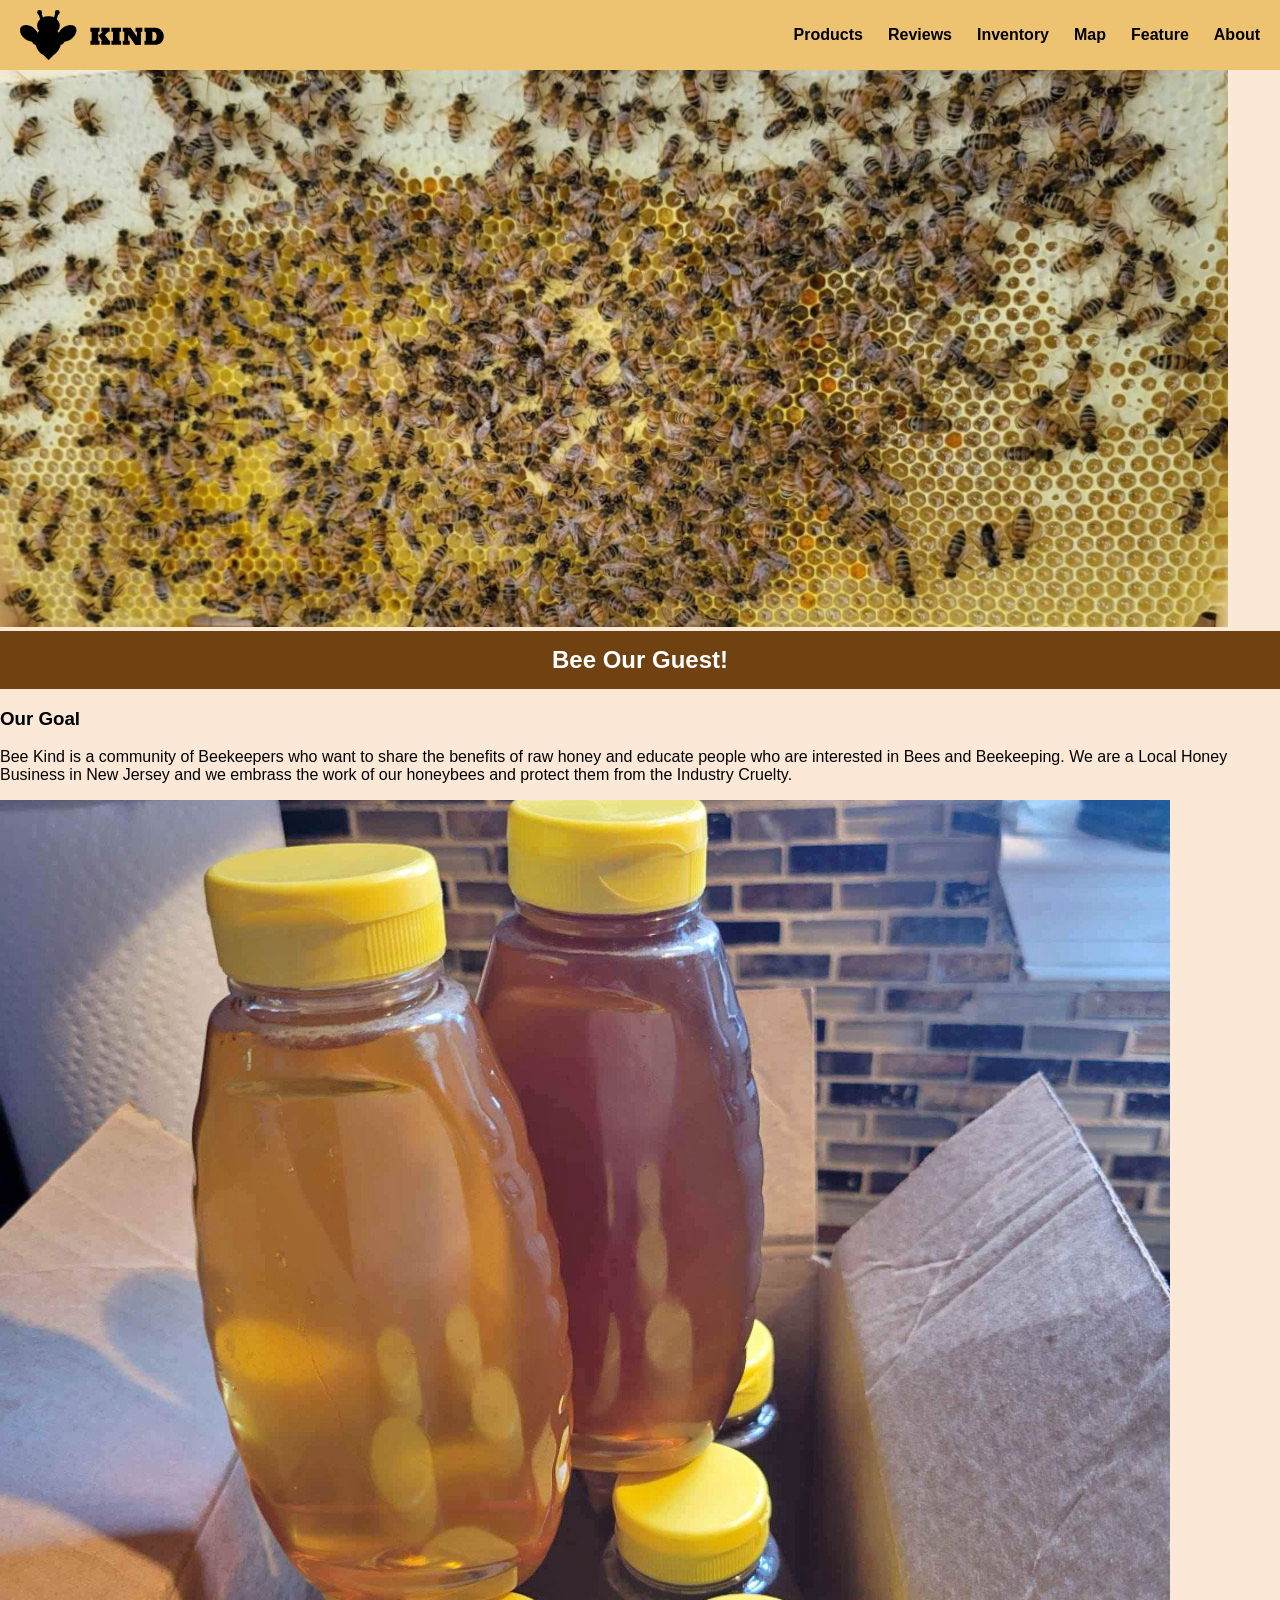
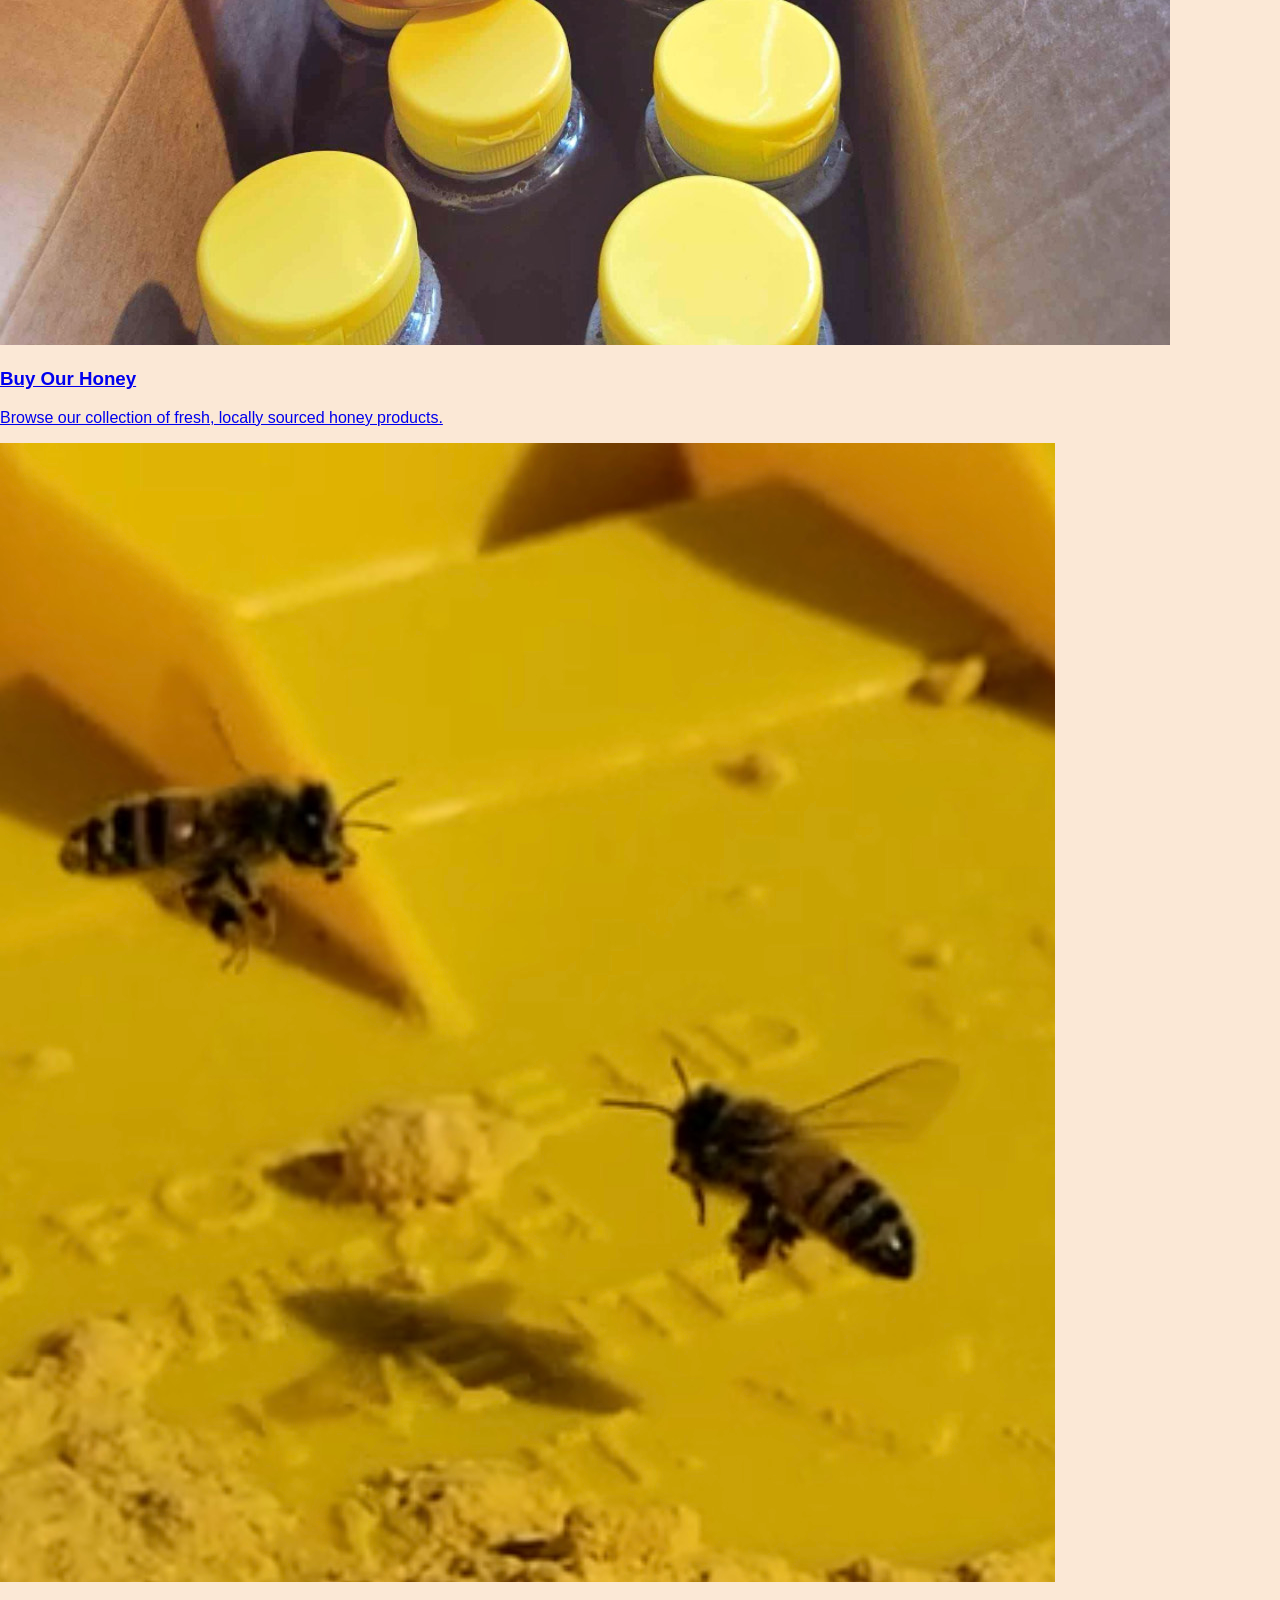
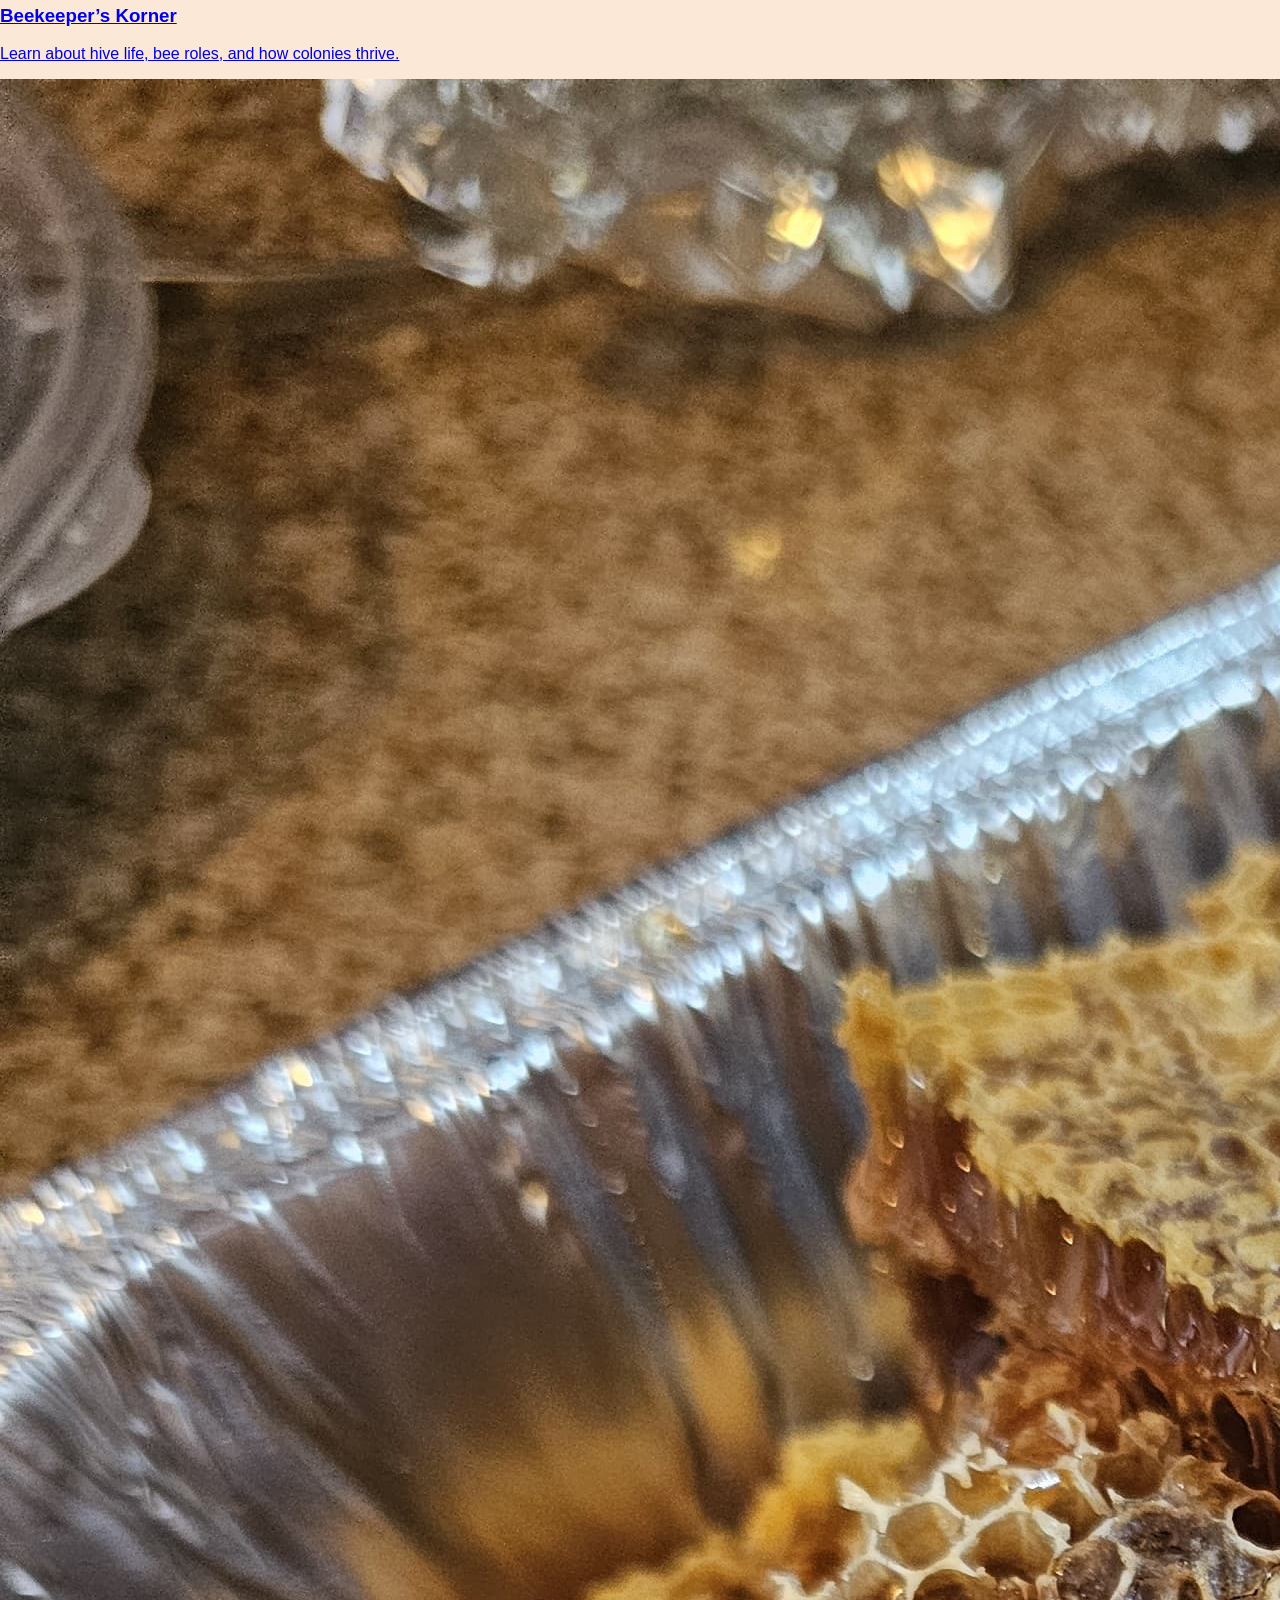
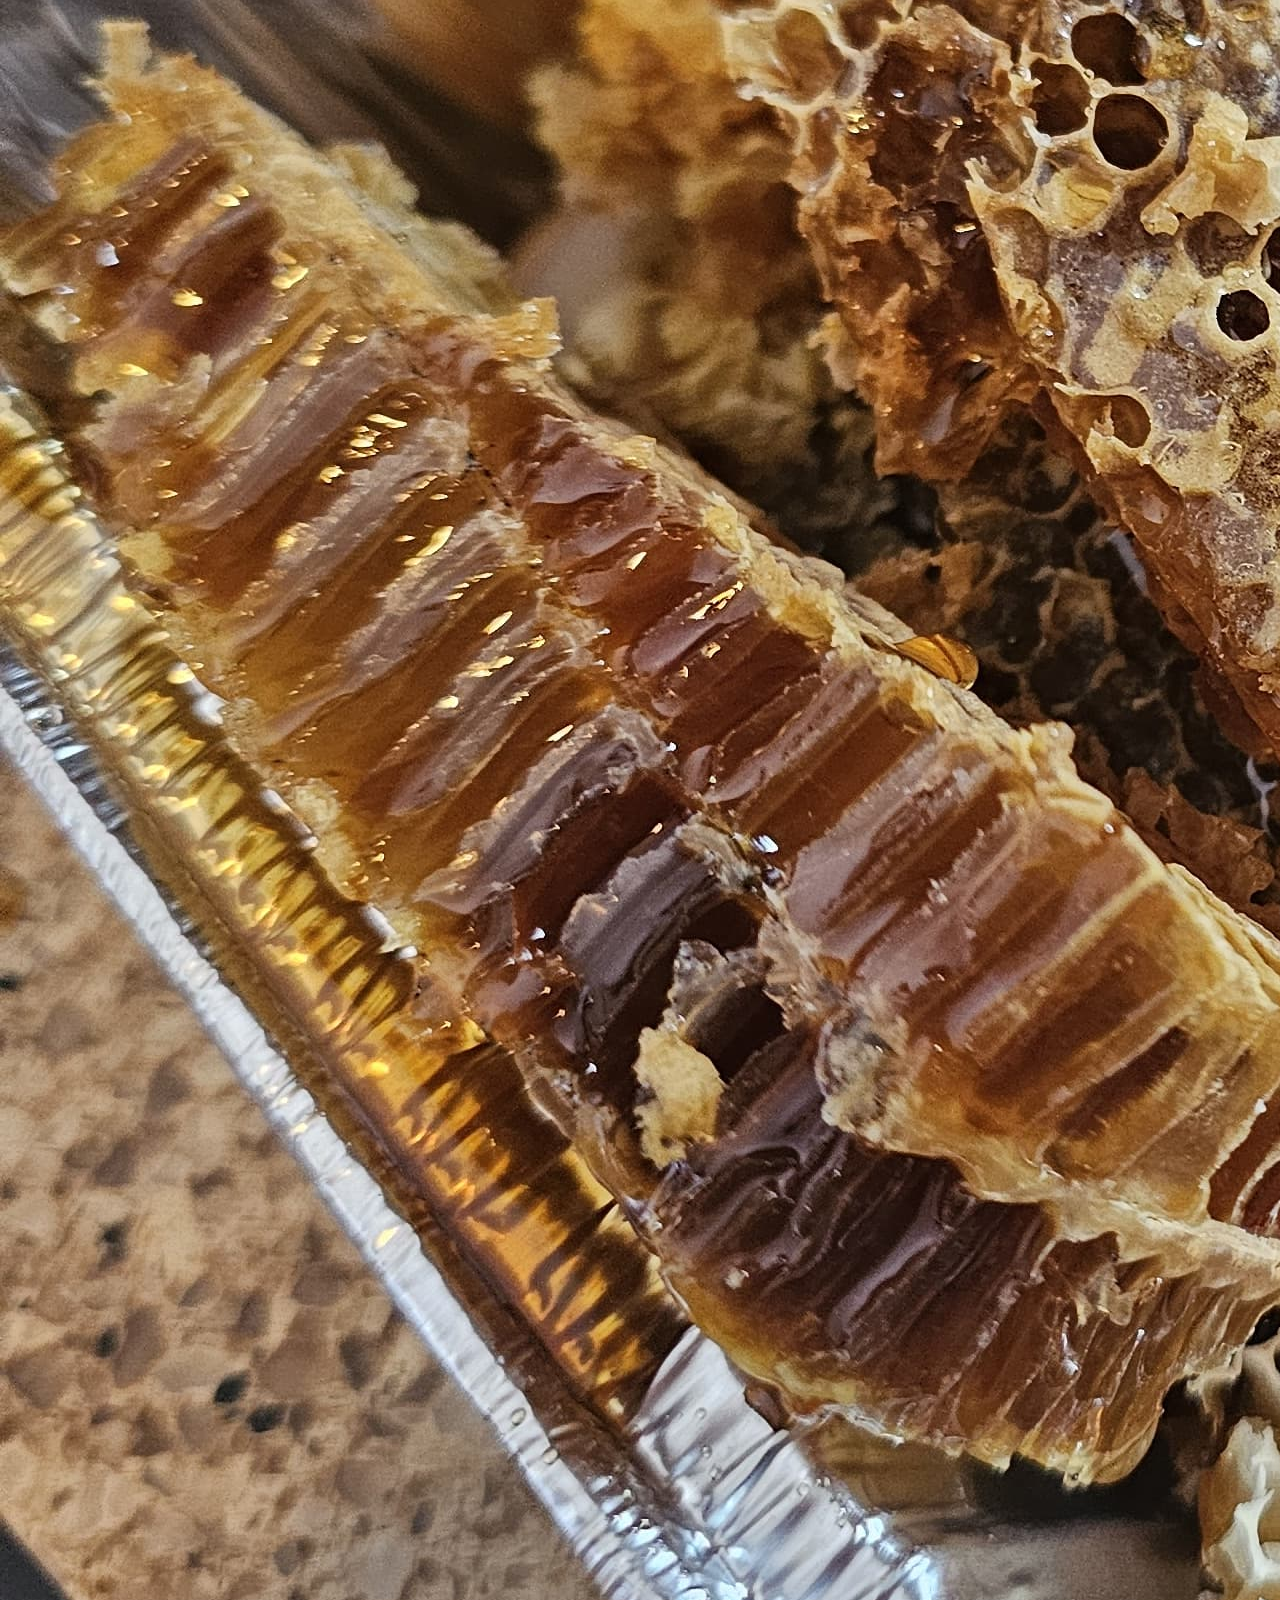
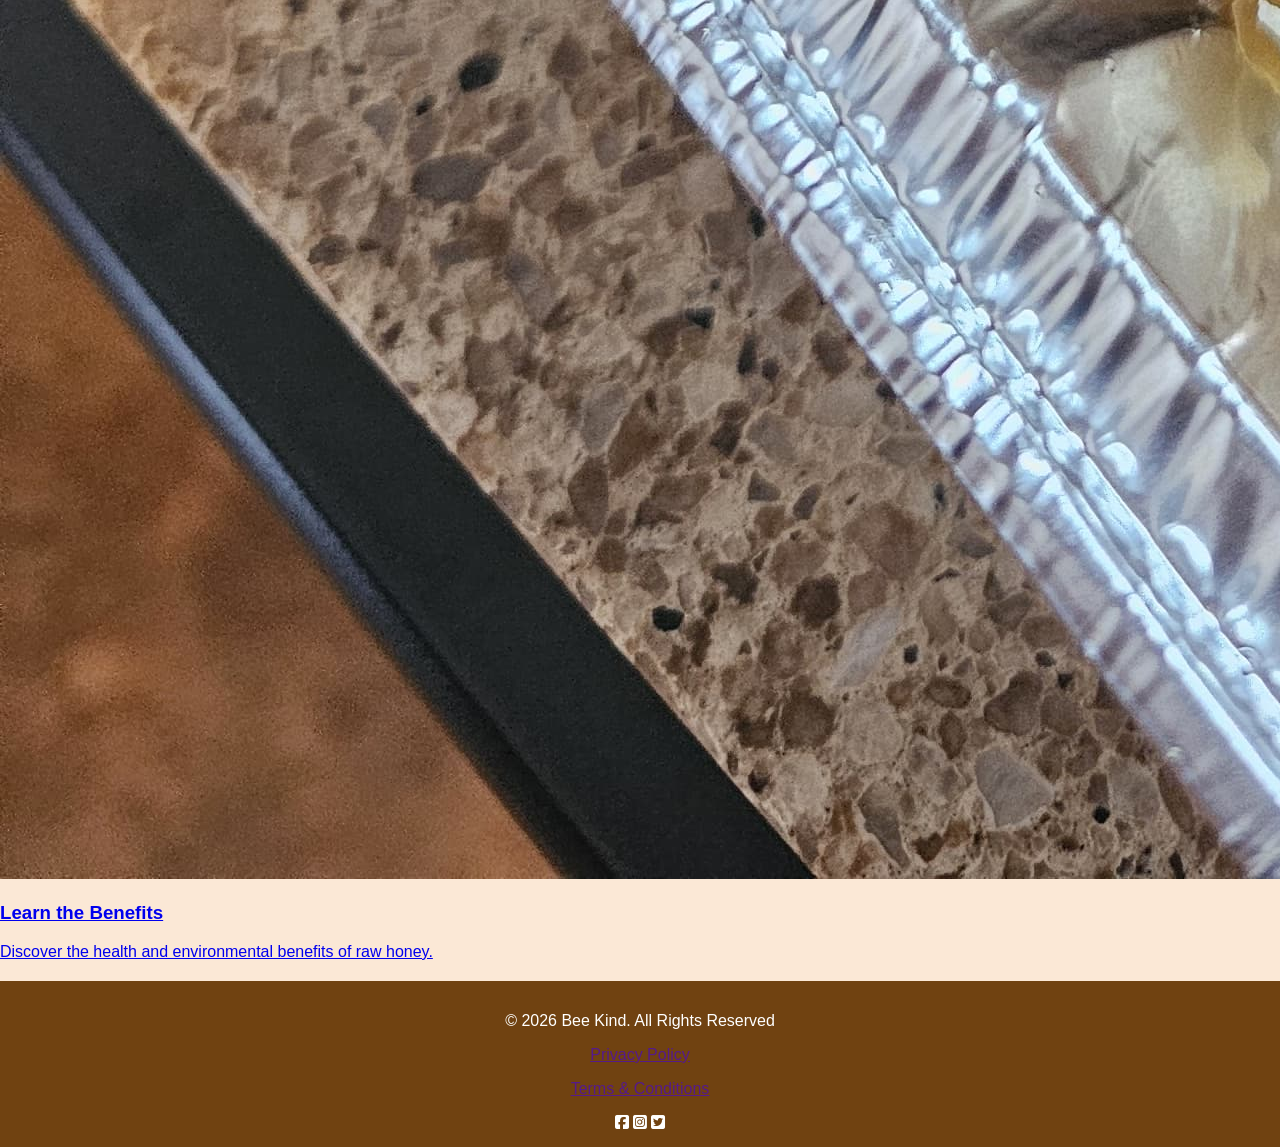
<file: index.html>
<!DOCTYPE html>
<html lang="en">
<head>
    <meta charset="UTF-8">
    <meta name="viewport" content="width=device-width, initial-scale=1.0">
    <title>Home</title>
    <link rel="stylesheet" href="style.css">
    <link rel="stylesheet" href="https://cdnjs.cloudflare.com/ajax/libs/font-awesome/6.5.0/css/all.min.css">
    <link rel="preconnect" href="https://fonts.googleapis.com">
    <link rel="preconnect" href="https://fonts.gstatic.com" crossorigin>
    <link href="https://fonts.googleapis.com/css2?family=Bungee&family=Jersey+10&display=swap" rel="stylesheet">

</head>
<body class="home">
    <header class="site-header">
        <a href="index.html" class="logo">
            <img src="img/SVG/Asset 1.svg" alt="Bee Kind">
        </a>    

        <nav class="main-nav">

            <ul>
                <li><a href="products.html">Products</a></li>
                <li><a href="reviews.html">Reviews</a></li>
                <li><a href="inventory.html">Inventory</a></li>
                <li><a href="map.html">Map</a></li>
                <li><a href="feature.html">Feature</a></li>
                <li><a href="about.html">About</a></li>
            </ul>

        </nav>
    </header>

    <!-- <nav class="site-nav">
        <ul>
        <li><a href="#intro">Introduction</a></li>
       
        </ul>

    </nav> -->

<div class="wrapper">

    <section class="hero">
        <img src="img/panel.jpeg" alt="Honeycomb" class="hero-img">
        <h2 class="hero-text">
            Bee Our Guest!
        </h2>
    </section>

    <div class="home-statement">
        <h3>Our Goal</h3>
        <p>Bee Kind is a community of Beekeepers who want to share the benefits of raw honey and educate 
            people who are interested in Bees and Beekeeping. We are a Local Honey Business in New Jersey and
            we embrass the work of our honeybees and protect them from the Industry Cruelty.
        </p>
    </div>

    <section class="showcase">

        <div class="card">
            <a href="products.html" >
            <img src="img/bottles.jpeg" alt="Honey">
            <h3>Buy Our Honey</h3>
            <p>Browse our collection of fresh, locally sourced honey products.</p>
            </a>
        </div>

        <div class="card">
            <a href="feature.html">
            <img src="img/close-bees.PNG" alt="Beekeeping">
            <h3>Beekeeper’s Korner</h3>
            <p>Learn about hive life, bee roles, and how colonies thrive.</p>
            </a>
        </div>

        <div class="card">
            <a href="reviews.html">
            <img src="img/honeycombs.jpg" alt="Benefits">
            <h3>Learn the Benefits</h3>
            <p>Discover the health and environmental benefits of raw honey.</p>
            </a>
        </div>

    </section>





</div>

    <footer>
        <p>© 2026 Bee Kind. All Rights Reserved</p>
        <a href=""><p>Privacy Policy</p></a>
        <a href=""><p>Terms & Conditions</p></a>
        <i class="fa-brands fa-square-facebook"></i>
        <i class="fa-brands fa-square-instagram"></i>
        <i class="fa-brands fa-square-twitter"></i>
    </footer>
</body>
</html>
</file>
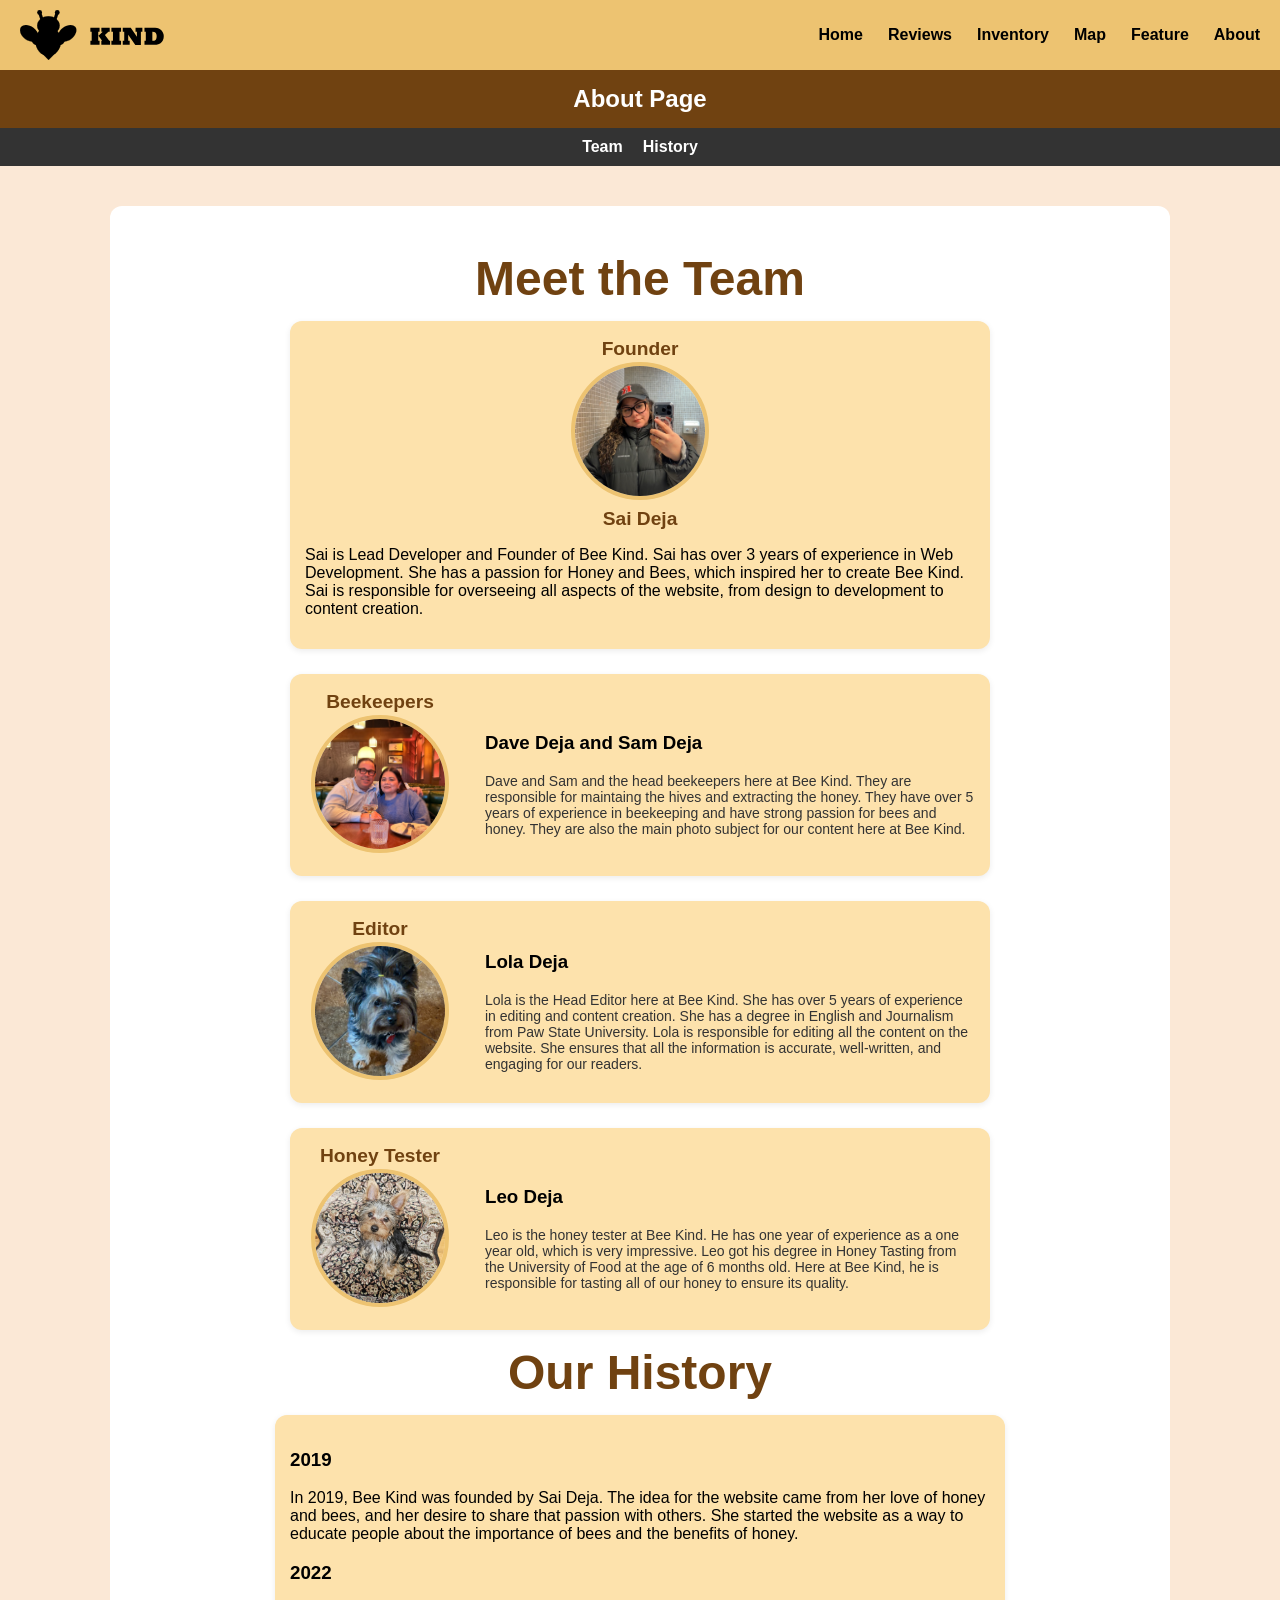
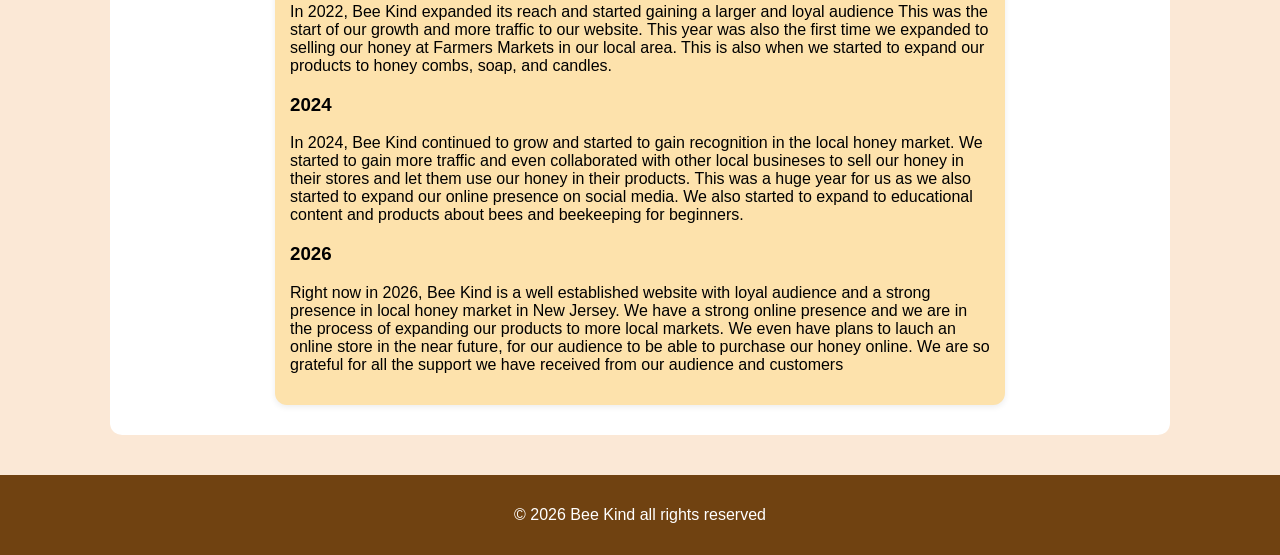
<file: about-draft.html>
<!DOCTYPE html>
<html lang="en">
<head>
    <meta charset="UTF-8">
    <meta name="viewport" content="width=device-width, initial-scale=1.0">
    <title>Home</title>
    <link rel="stylesheet" href="style.css">

</head>
<body class="about-page">
    <header class="site-header">
        <a href="index.html" class="logo">
            <img src="img/SVG/Asset 1.svg" alt="Bee Kind">
        </a>    

        <nav class="main-nav">

            <ul>
                <li><a href="index.html">Home</a></li>
                <li><a href="reviews.html">Reviews</a></li>
                <li><a href="inventory.html">Inventory</a></li>
                <li><a href="map.html">Map</a></li>
                <li><a href="feature.html">Feature</a></li>
                <li><a href="about.html">About</a></li>
            </ul>

        </nav>
    </header>

    <h2>About Page</h2>
    <nav class="site-nav">
        <ul>
        <li><a href="#team">Team</a></li>
        <li><a href="#history">History</a></li>
        </ul>

    </nav>

    <div class="wrapper">
    <h2 class="title">Meet the Team</h2>



    <div class="team">

        <div class="member">
            <div clss="member-info"> 
                <div class="left">
                    <h3 class="role">Founder</h3>
                    <img src="img/me.JPG" alt="Rai photo">
                    <h3>Sai Deja</h3>

                </div>
                <div class="right">
                    <p>Sai is Lead Developer and Founder of Bee Kind. Sai has over 3 years of experience in Web Development.
                    She has a passion for Honey and Bees, which inspired her to create Bee Kind. Sai is responsible for overseeing all aspects of the website, from design to development to content creation.
                </p>

                </div>
                

            </div>
            

        </div>
        <div class="member">
            <div class="member-info">
                <div class="left">
                    <h3 class="role">Beekeepers</h3>
                    <img src="img/beekeepers.JPG" alt="Beekeepers Photo">
                    
                </div>
                <div class="right">
                   
                <h3>Dave Deja and Sam Deja</h3>
                <p>Dave and Sam and the head beekeepers here at Bee Kind. They are 
                    responsible for maintaing the hives and extracting the honey.
                    They have over 5 years of experience in beekeeping and have strong passion for bees and honey.
                    They are also the main photo subject for our content here at Bee Kind. 
                </p>
                </div>

            </div>
            

        </div>



        <div class="member">
            <div class="member-info">

                <div class="left">
                    <h3 class="role">Editor</h3>

                    <img src="img/lola.JPG" alt="Lola Photo">

                </div>
                <div class="right">
                    <h3>Lola Deja</h3>

                    <p>Lola is the Head Editor here at Bee Kind. She has over 5 years of experience in editing and content creation.
                        She has a degree in English and Journalism from Paw State University. 
                        Lola is responsible for editing all the content on the website. She ensures that all the information is accurate, well-written, and engaging for our readers.
                    </p>

                </div>
            
            </div>
            
        </div>

        <div class="member">
            <div class="member-info">
                <div class="left">
                     <h3 class="role">Honey Tester</h3>

                    <img src="img/leo.jpg" alt="Leo photo">

                </div>
                <div class="right">
                     <h3>Leo Deja</h3>

                    <p>Leo is the honey tester at Bee Kind. He has one year of experience as a one year old, which is very impressive.
                        Leo got his degree in Honey Tasting from the University of Food at the age of 6 months old. Here at Bee Kind, he 
                        is responsible for tasting all of our honey to ensure its quality.
                    </p>


                </div>
               
            </div>
            

        </div>

    </div>

    <div class="history">
        <h2 class="title">Our History</h2>
        <div class="history-content">
            <div class="date">
                <h3>2019</h3>
                <p>In 2019, Bee Kind was founded by Sai Deja. The idea for the website came from her love of honey and bees, and her desire to share that passion with others. She started the website as a way to educate people about the importance of bees and the benefits of honey.</p>


            </div>
            <div class="date">

                <h3>2022</h3>
                <p>In 2022, Bee Kind expanded its reach and started gaining a larger and loyal audience 
                    This was the start of our growth and more traffic to our website. This year was also 
                    the first time we expanded to selling our honey at Farmers Markets in our local area. 
                    This is also when we started to expand our products to honey combs, soap, and candles.
                </p>
            </div>

            <div class="date">

                <h3>2024</h3>
                <p>
                    In 2024, Bee Kind continued to grow and started to gain recognition in the local honey market. 
                    We started to gain more traffic and even collaborated with other local busineses to sell our honey in their stores and let them
                    use our honey in their products. This was a huge year for us as we also started to expand our online presence on social media.
                    We also started to expand to educational content and products about bees and beekeeping for beginners.
                </p>
            </div>

            <div class="date">

                <h3>2026</h3>
                <p>
                    Right now in 2026, Bee Kind is a well established website with loyal audience and a strong presence in local honey market in New Jersey.
                    We have a strong online presence and we are in the process of expanding our products to more local markets. We even have plans to 
                    lauch an online store in the near future, for our audience to be able to purchase our honey online.
                    We are so grateful for all the support we have received from our audience and customers

                </p>
            </div>

        </div>


        </div>


    </div>
    </div>
    <footer>
        <p>© 2026 Bee Kind all rights reserved</p>
    </footer>
</body>
</html>
</file>
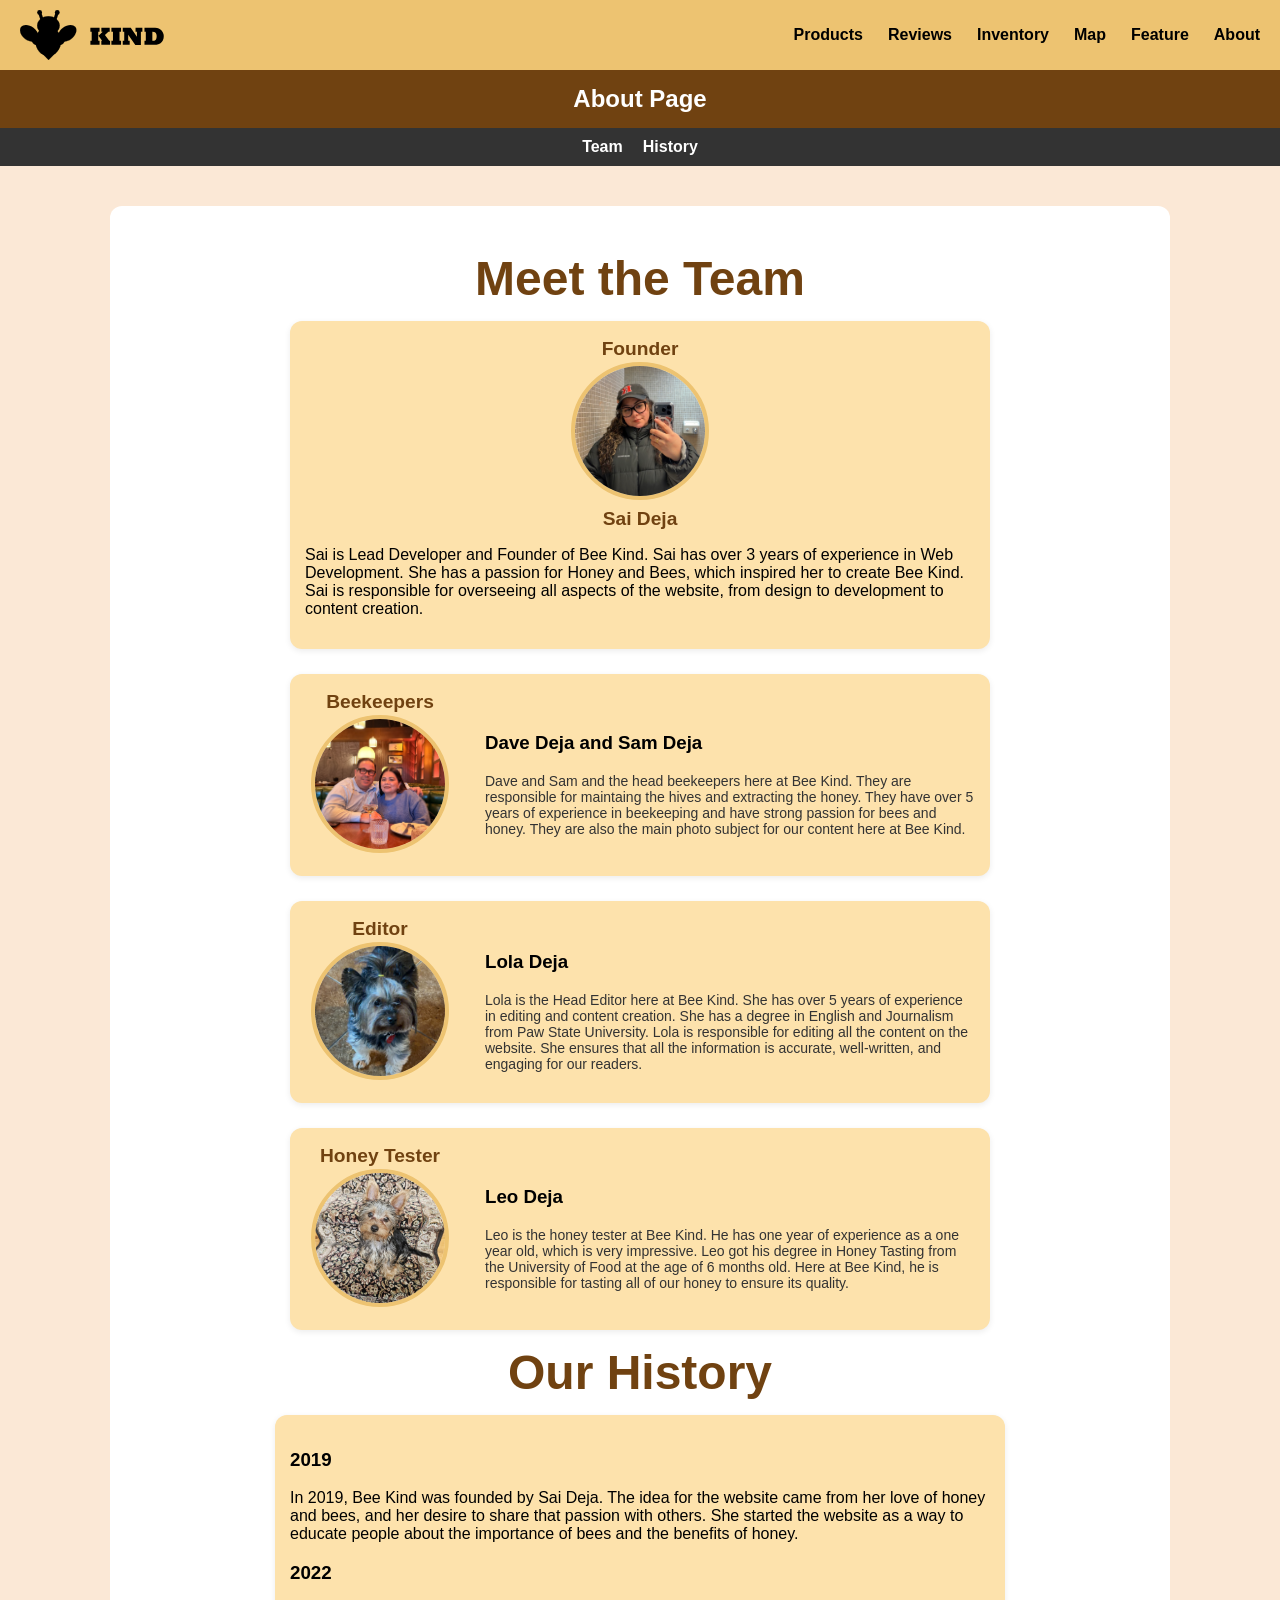
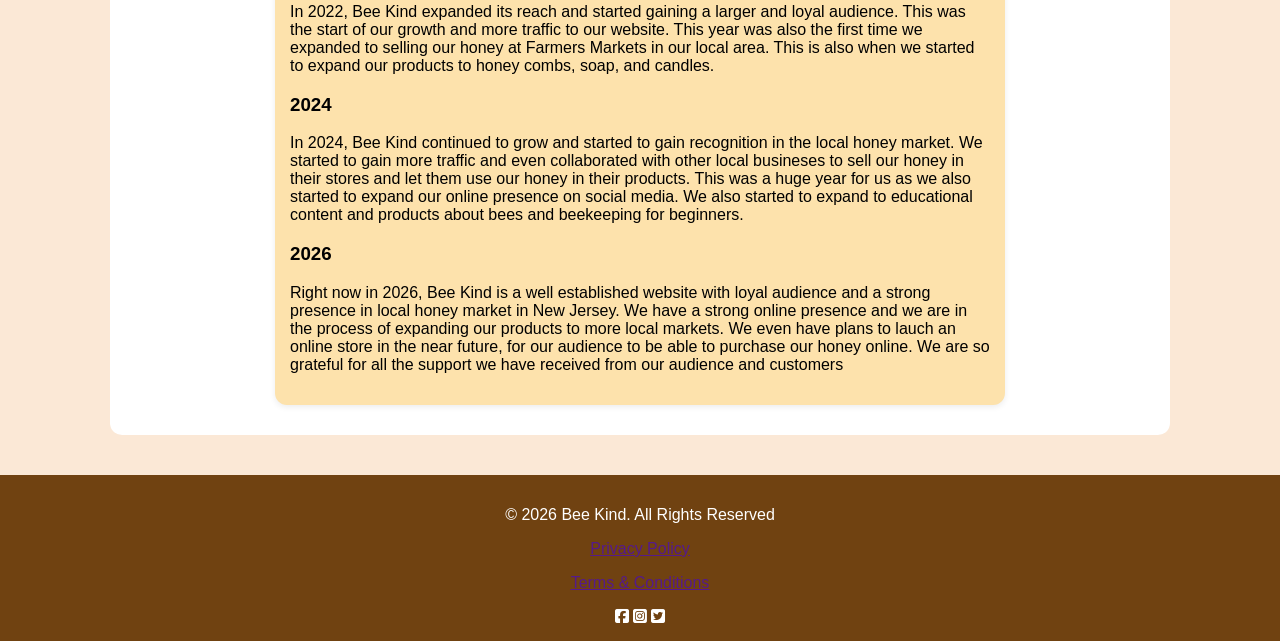
<file: about.html>
<!DOCTYPE html>
<html lang="en">
<head>
    <meta charset="UTF-8">
    <meta name="viewport" content="width=device-width, initial-scale=1.0">
    <title>About</title>
    <link rel="stylesheet" href="style.css">
    <link rel="stylesheet" href="https://cdnjs.cloudflare.com/ajax/libs/font-awesome/6.5.0/css/all.min.css">


</head>
<body class="about-page">
    <header class="site-header">
        <a href="index.html" class="logo">
            <img src="img/SVG/Asset 1.svg" alt="Bee Kind">
        </a>    

        <nav class="main-nav">

            <ul>
                <li><a href="products.html">Products</a></li>
                <li><a href="reviews.html">Reviews</a></li>
                <li><a href="inventory.html">Inventory</a></li>
                <li><a href="map.html">Map</a></li>
                <li><a href="feature.html">Feature</a></li>
                <li><a href="about.html">About</a></li>
            </ul>

        </nav>
    </header>

    <h2>About Page</h2>
    <nav class="site-nav">
        <ul>
        <li><a href="#team">Team</a></li>
        <li><a href="#history">History</a></li>
        </ul>

    </nav>

    <div class="wrapper">
    <h2 class="title">Meet the Team</h2>



    <div class="team">

        <div class="member">
            <div clss="member-info"> 
                <div class="left">
                    <h3 class="role">Founder</h3>
                    <img src="img/me.JPG" alt="Rai photo">
                    <h3>Sai Deja</h3>

                </div>
                <div class="right">
                    <p>Sai is Lead Developer and Founder of Bee Kind. Sai has over 3 years of experience in Web Development.
                    She has a passion for Honey and Bees, which inspired her to create Bee Kind. Sai is responsible for overseeing all aspects of the website, from design to development to content creation.
                </p>

                </div>
                

            </div>
            

        </div>
        <div class="member">
            <div class="member-info">
                <div class="left">
                    <h3 class="role">Beekeepers</h3>
                    <img src="img/beekeepers.JPG" alt="Beekeepers Photo">
                    
                </div>
                <div class="right">
                   
                <h3>Dave Deja and Sam Deja</h3>
                <p>Dave and Sam and the head beekeepers here at Bee Kind. They are 
                    responsible for maintaing the hives and extracting the honey.
                    They have over 5 years of experience in beekeeping and have strong passion for bees and honey.
                    They are also the main photo subject for our content here at Bee Kind. 
                </p>
                </div>

            </div>
            

        </div>



        <div class="member">
            <div class="member-info">

                <div class="left">
                    <h3 class="role">Editor</h3>

                    <img src="img/lola.JPG" alt="Lola Photo">

                </div>
                <div class="right">
                    <h3>Lola Deja</h3>

                    <p>Lola is the Head Editor here at Bee Kind. She has over 5 years of experience in editing and content creation.
                        She has a degree in English and Journalism from Paw State University. 
                        Lola is responsible for editing all the content on the website. She ensures that all the information is accurate, well-written, and engaging for our readers.
                    </p>

                </div>
            
            </div>
            
        </div>

        <div class="member">
            <div class="member-info">
                <div class="left">
                     <h3 class="role">Honey Tester</h3>

                    <img src="img/leo.jpg" alt="Leo photo">

                </div>
                <div class="right">
                     <h3>Leo Deja</h3>

                    <p>Leo is the honey tester at Bee Kind. He has one year of experience as a one year old, which is very impressive.
                        Leo got his degree in Honey Tasting from the University of Food at the age of 6 months old. Here at Bee Kind, he 
                        is responsible for tasting all of our honey to ensure its quality.
                    </p>


                </div>
               
            </div>
            

        </div>

    </div>

    <div class="history">
        <h2 class="title">Our History</h2>
        <div class="history-content">
            <div class="date">
                <h3>2019</h3>
                <p>In 2019, Bee Kind was founded by Sai Deja. The idea for the website came from her love of honey and bees, and her desire to share that passion with others. She started the website as a way to educate people about the importance of bees and the benefits of honey.</p>


            </div>
            <div class="date">

                <h3>2022</h3>
                <p>In 2022, Bee Kind expanded its reach and started gaining a larger and loyal audience. 
                    This was the start of our growth and more traffic to our website. This year was also 
                    the first time we expanded to selling our honey at Farmers Markets in our local area. 
                    This is also when we started to expand our products to honey combs, soap, and candles.
                </p>
            </div>

            <div class="date">

                <h3>2024</h3>
                <p>
                    In 2024, Bee Kind continued to grow and started to gain recognition in the local honey market. 
                    We started to gain more traffic and even collaborated with other local busineses to sell our honey in their stores and let them
                    use our honey in their products. This was a huge year for us as we also started to expand our online presence on social media.
                    We also started to expand to educational content and products about bees and beekeeping for beginners.
                </p>
            </div>

            <div class="date">

                <h3>2026</h3>
                <p>
                    Right now in 2026, Bee Kind is a well established website with loyal audience and a strong presence in local honey market in New Jersey.
                    We have a strong online presence and we are in the process of expanding our products to more local markets. We even have plans to 
                    lauch an online store in the near future, for our audience to be able to purchase our honey online.
                    We are so grateful for all the support we have received from our audience and customers

                </p>
            </div>

        </div>


        </div>


    </div>
    </div>
    <footer>
        <p>© 2026 Bee Kind. All Rights Reserved</p>
        <a href=""><p>Privacy Policy</p></a>
        <a href=""><p>Terms & Conditions</p></a>
        <i class="fa-brands fa-square-facebook"></i>
        <i class="fa-brands fa-square-instagram"></i>
        <i class="fa-brands fa-square-twitter"></i>
    </footer>
</body>
</html>
</file>
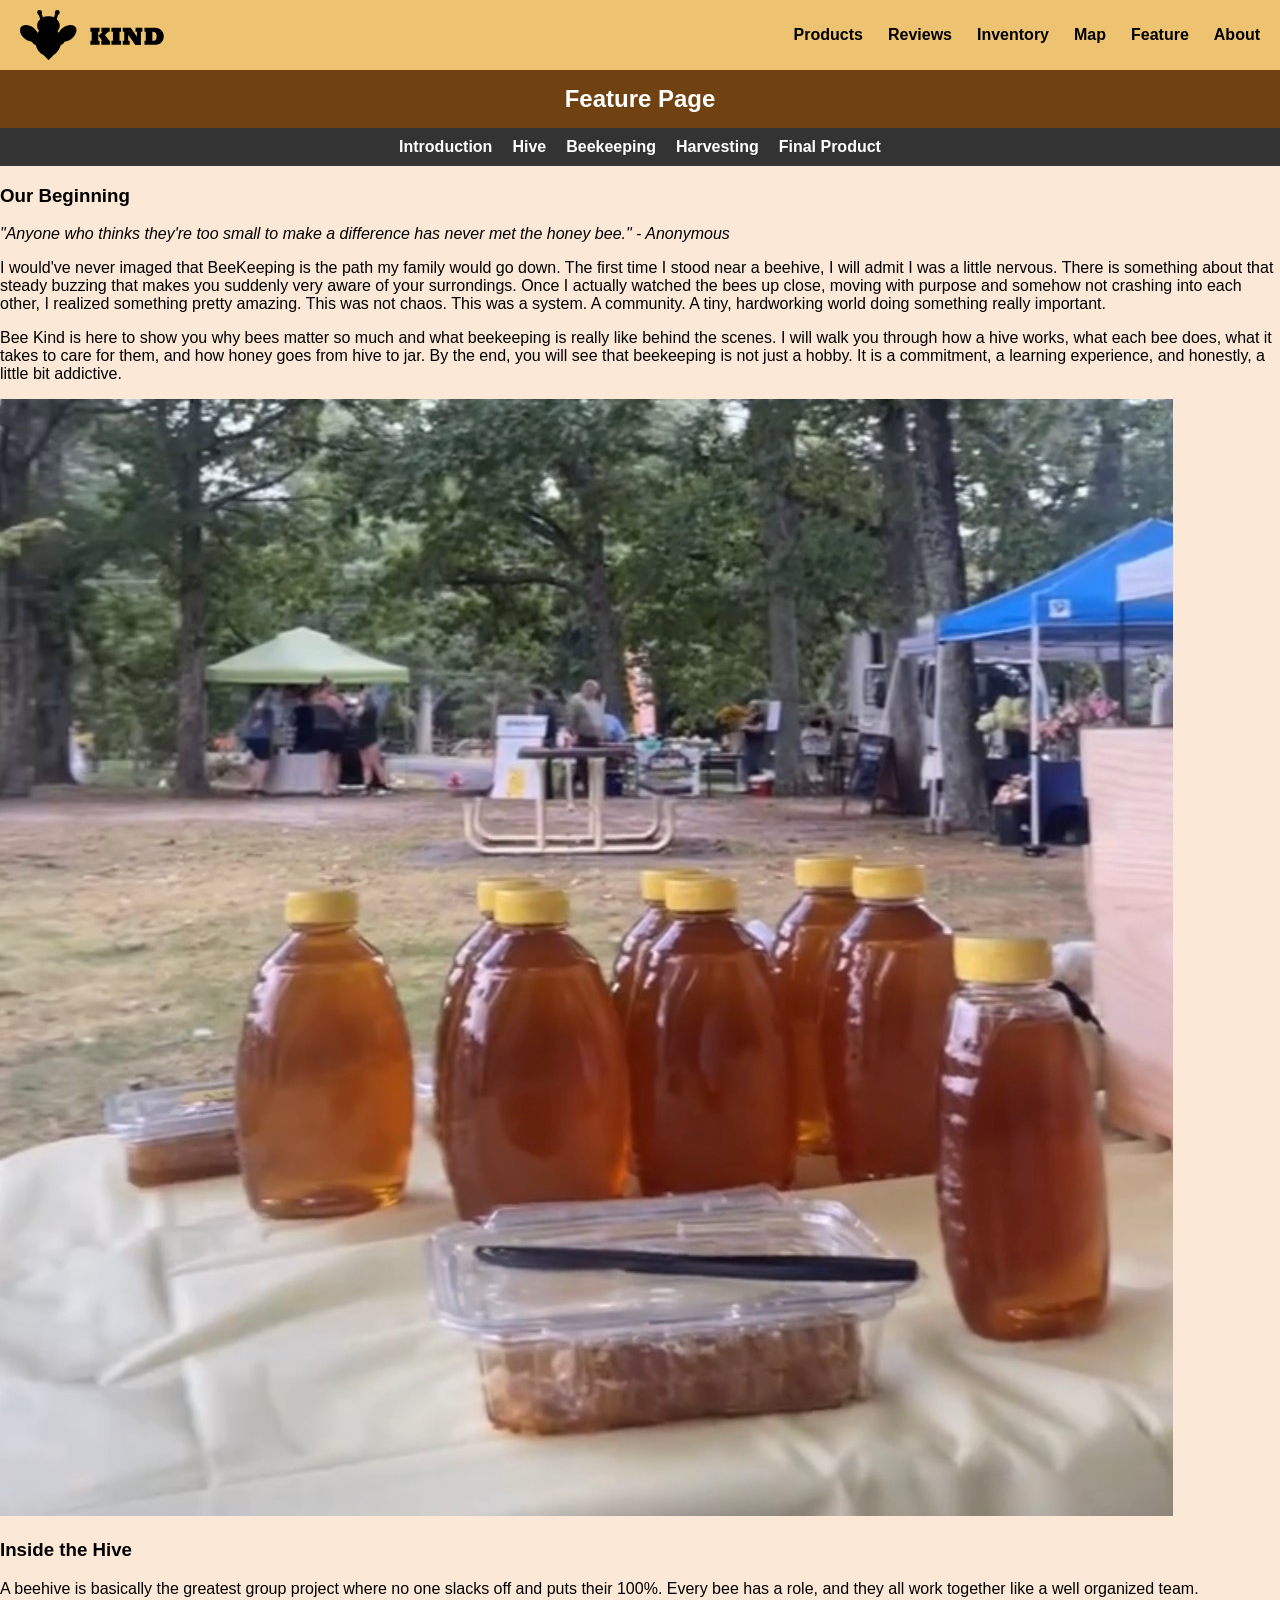
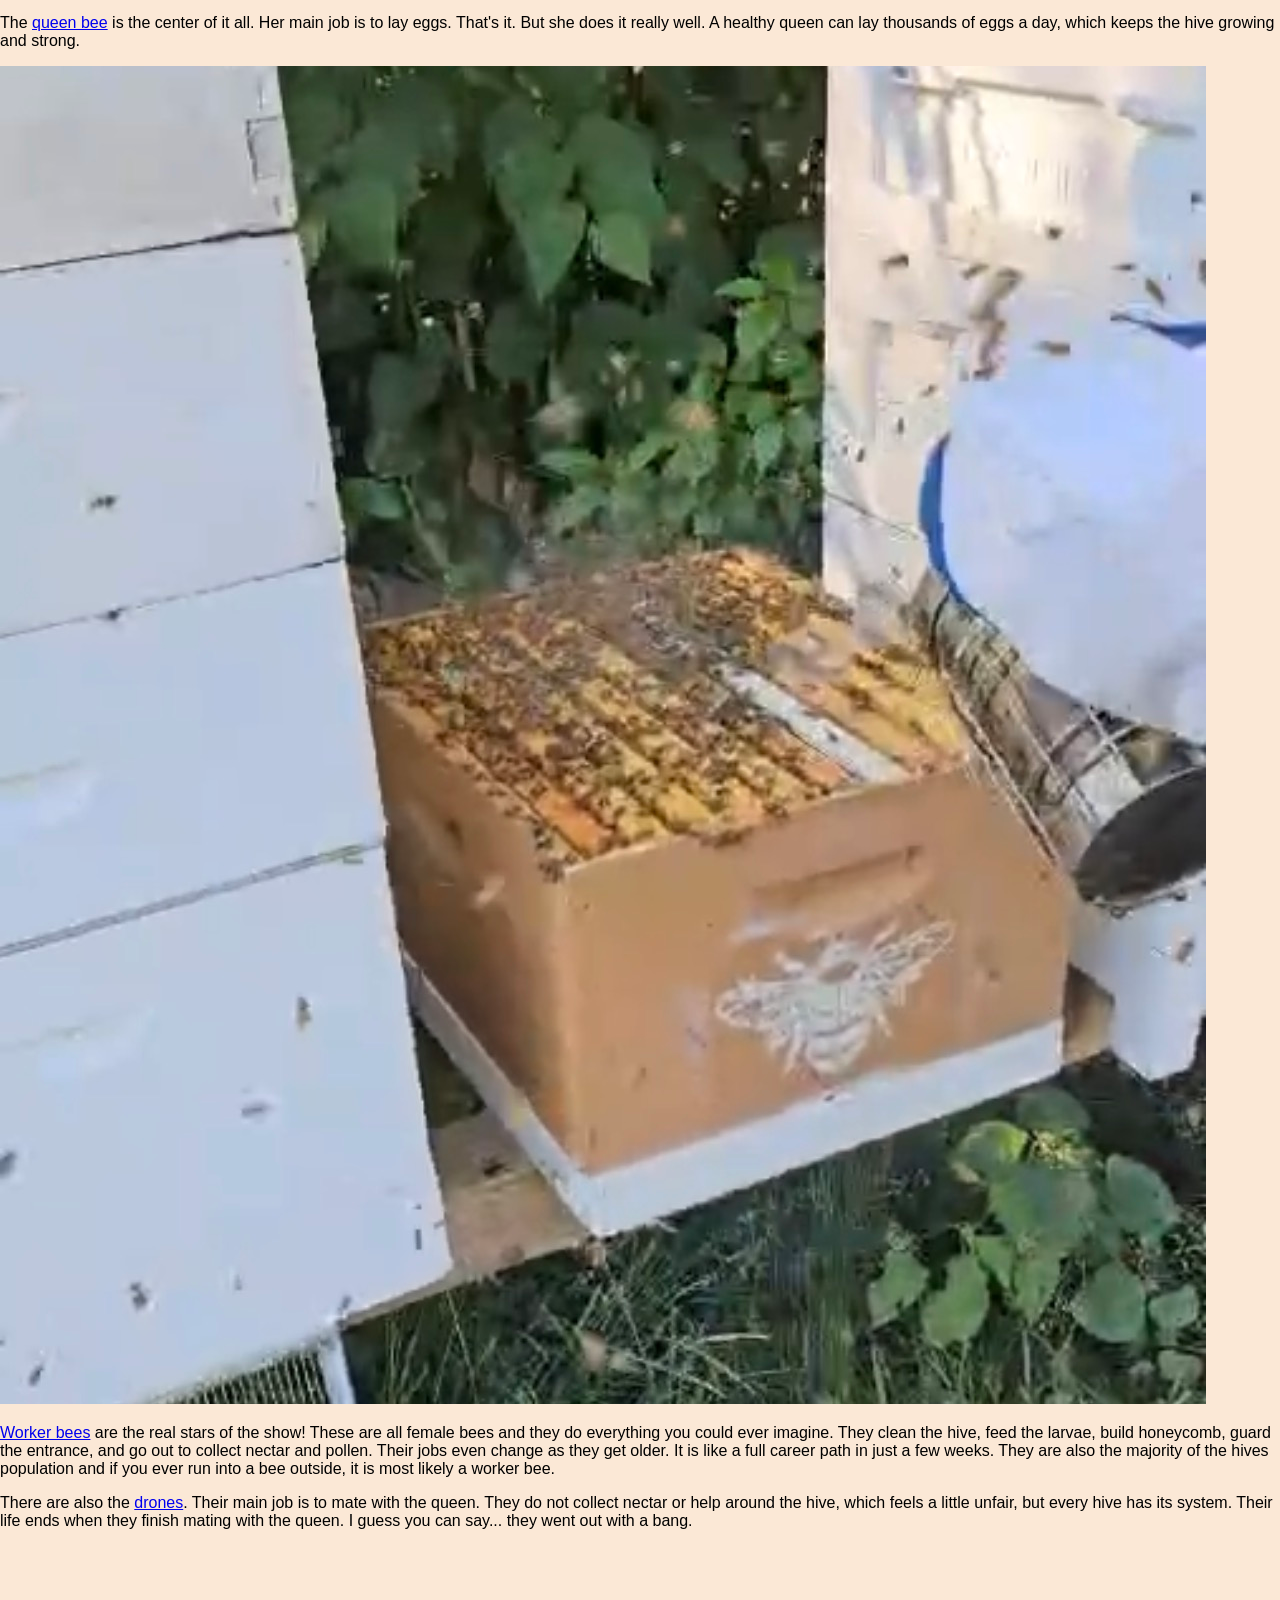
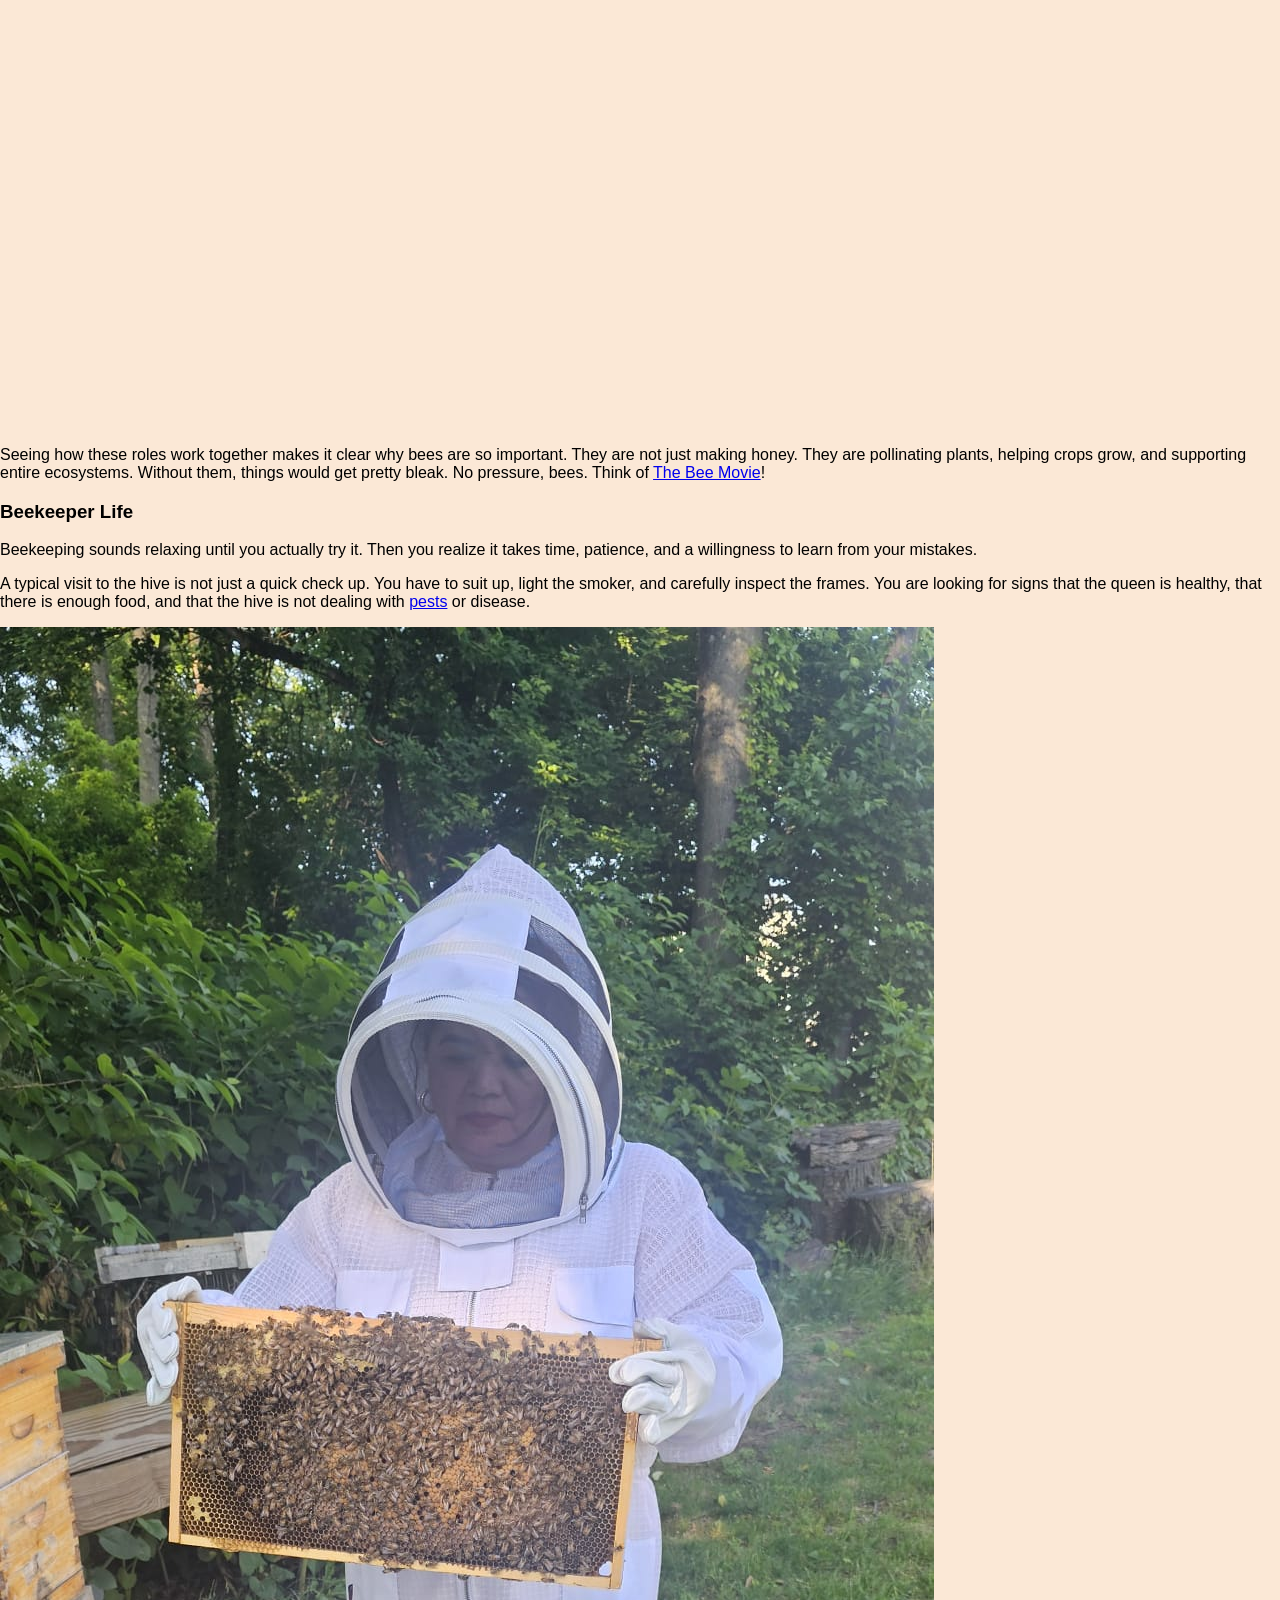
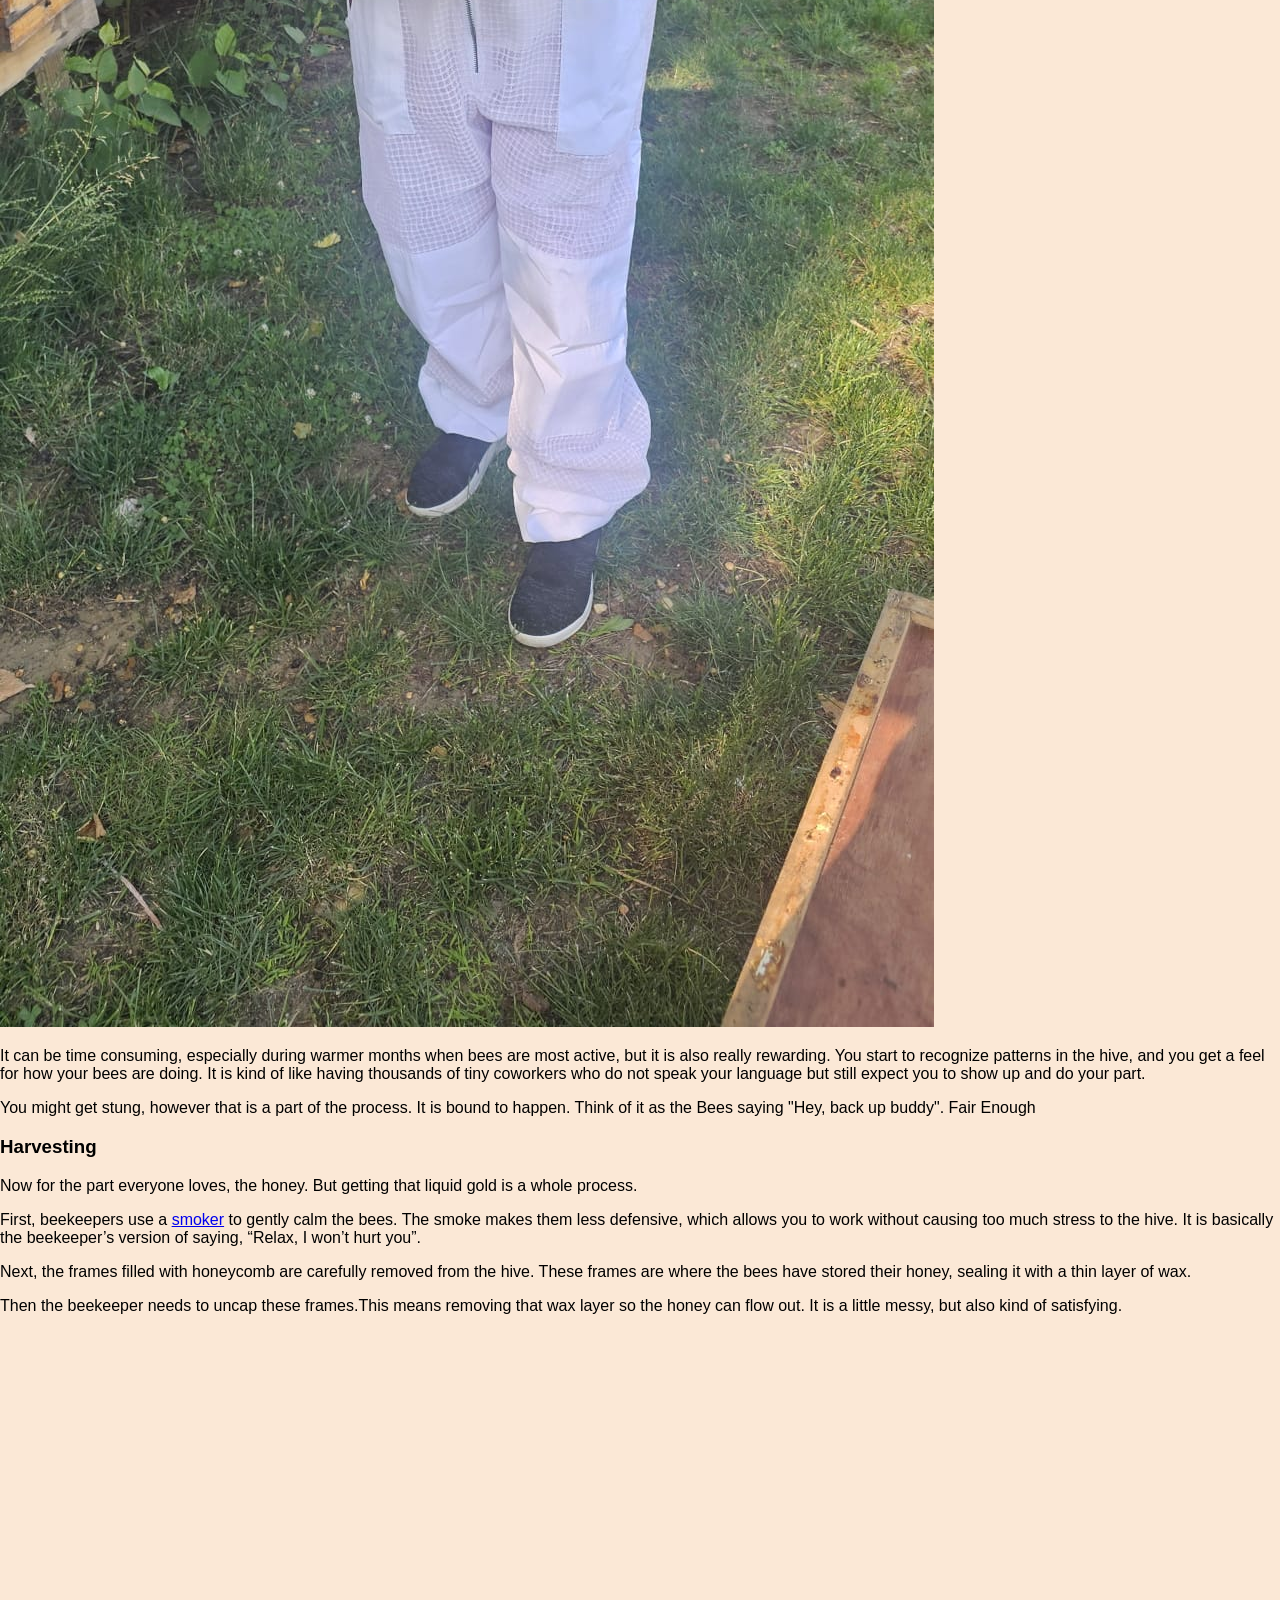
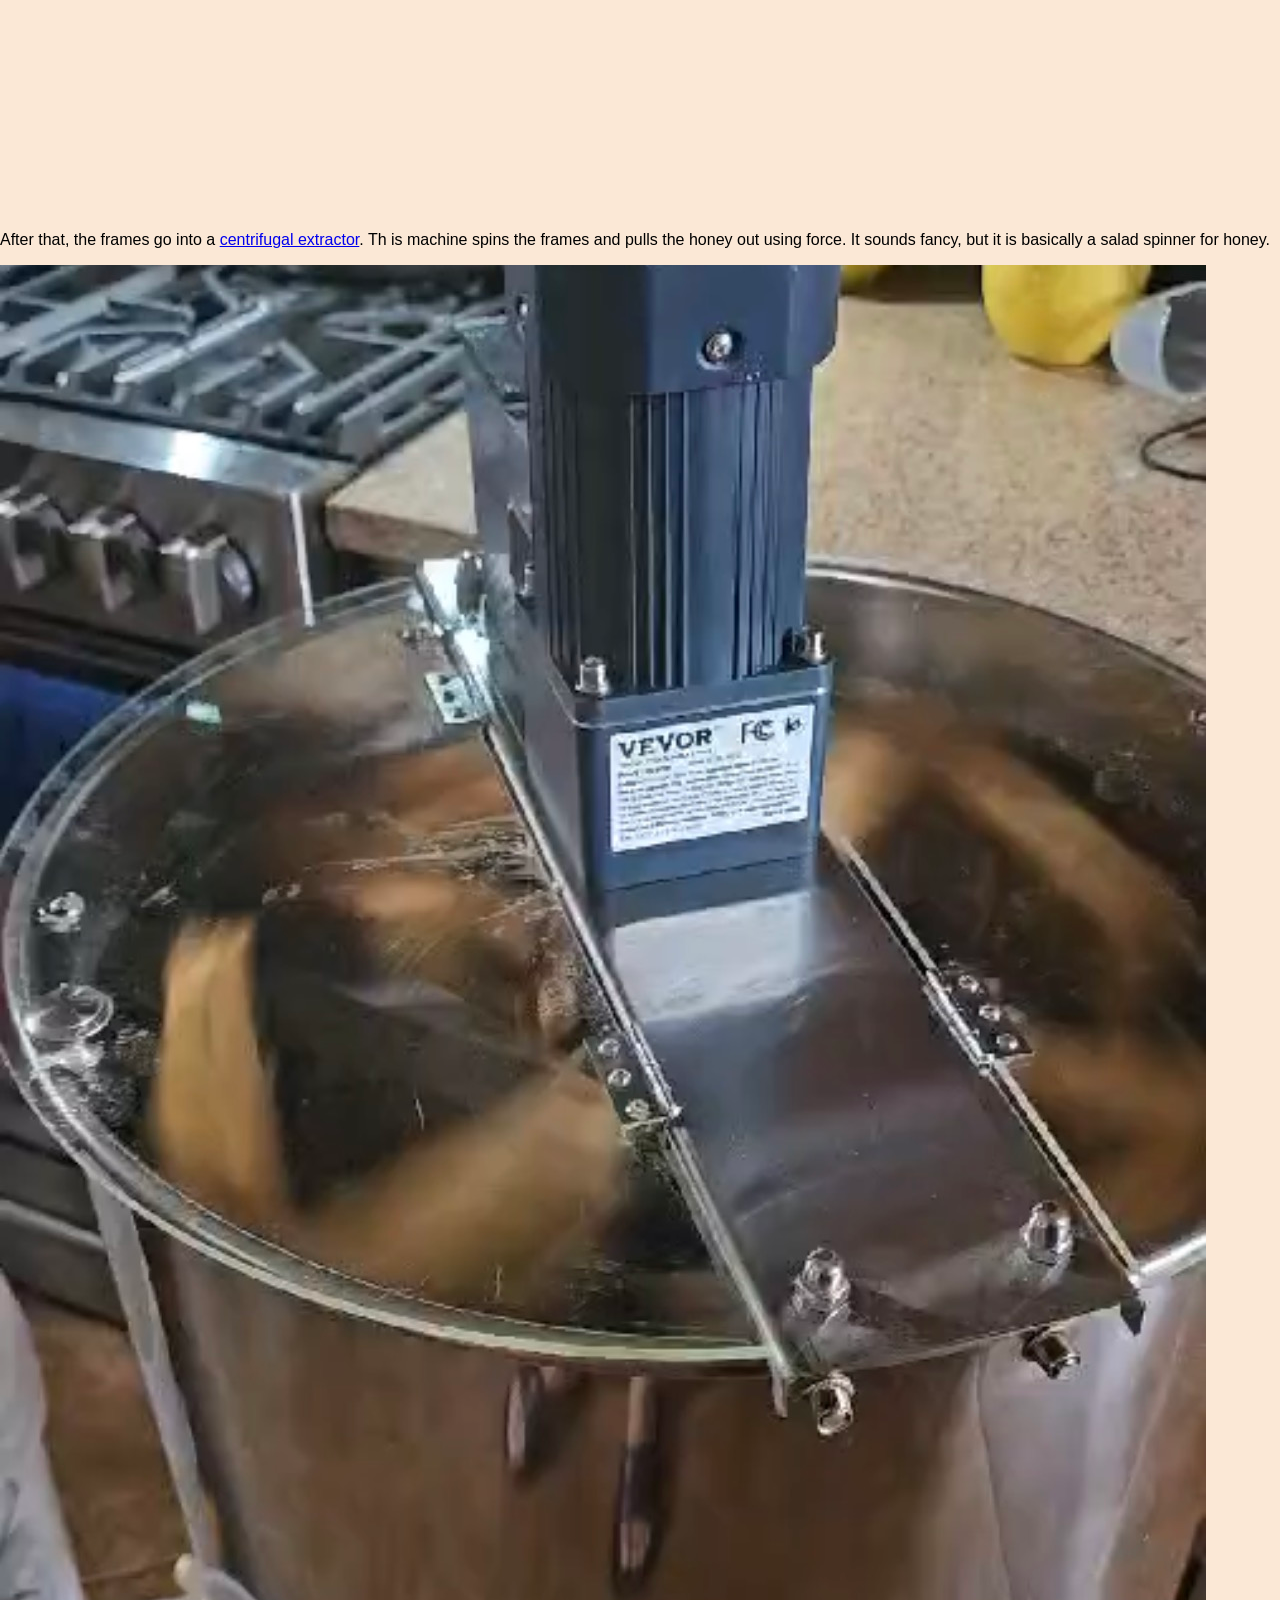
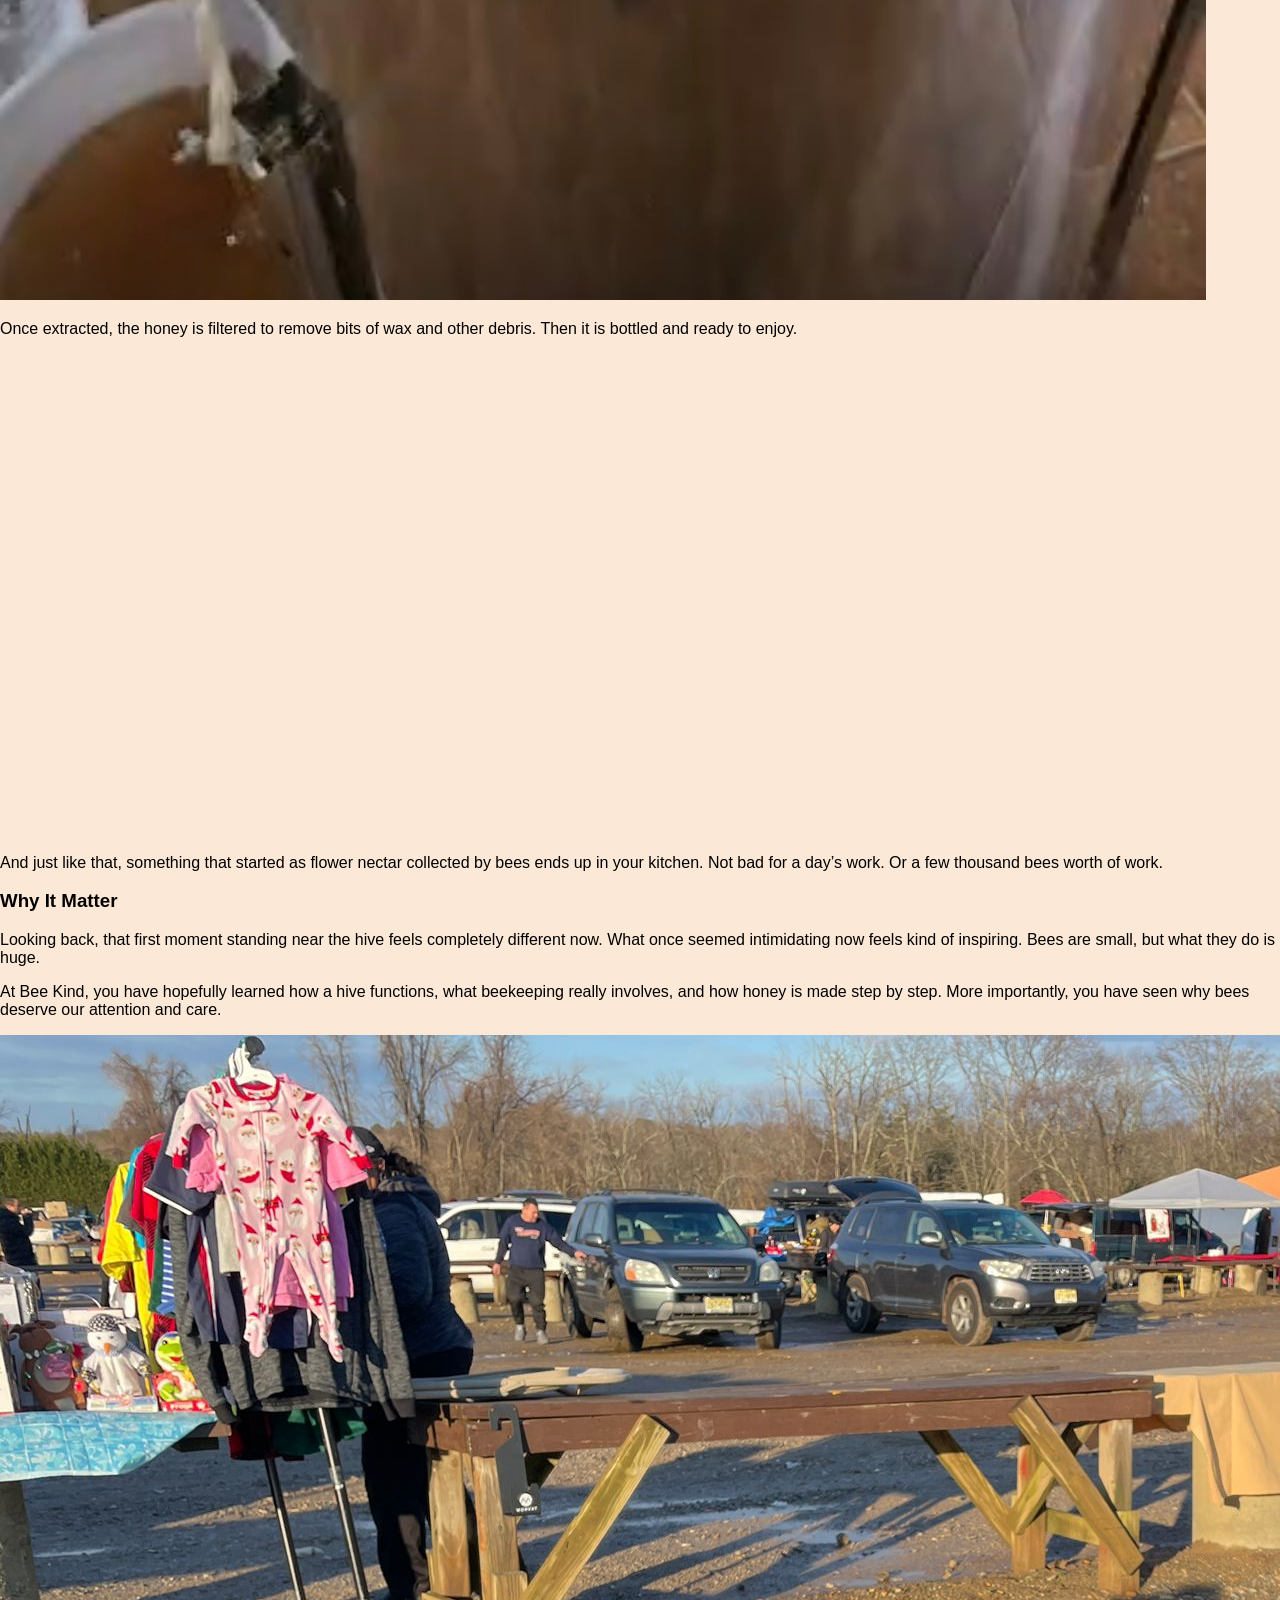
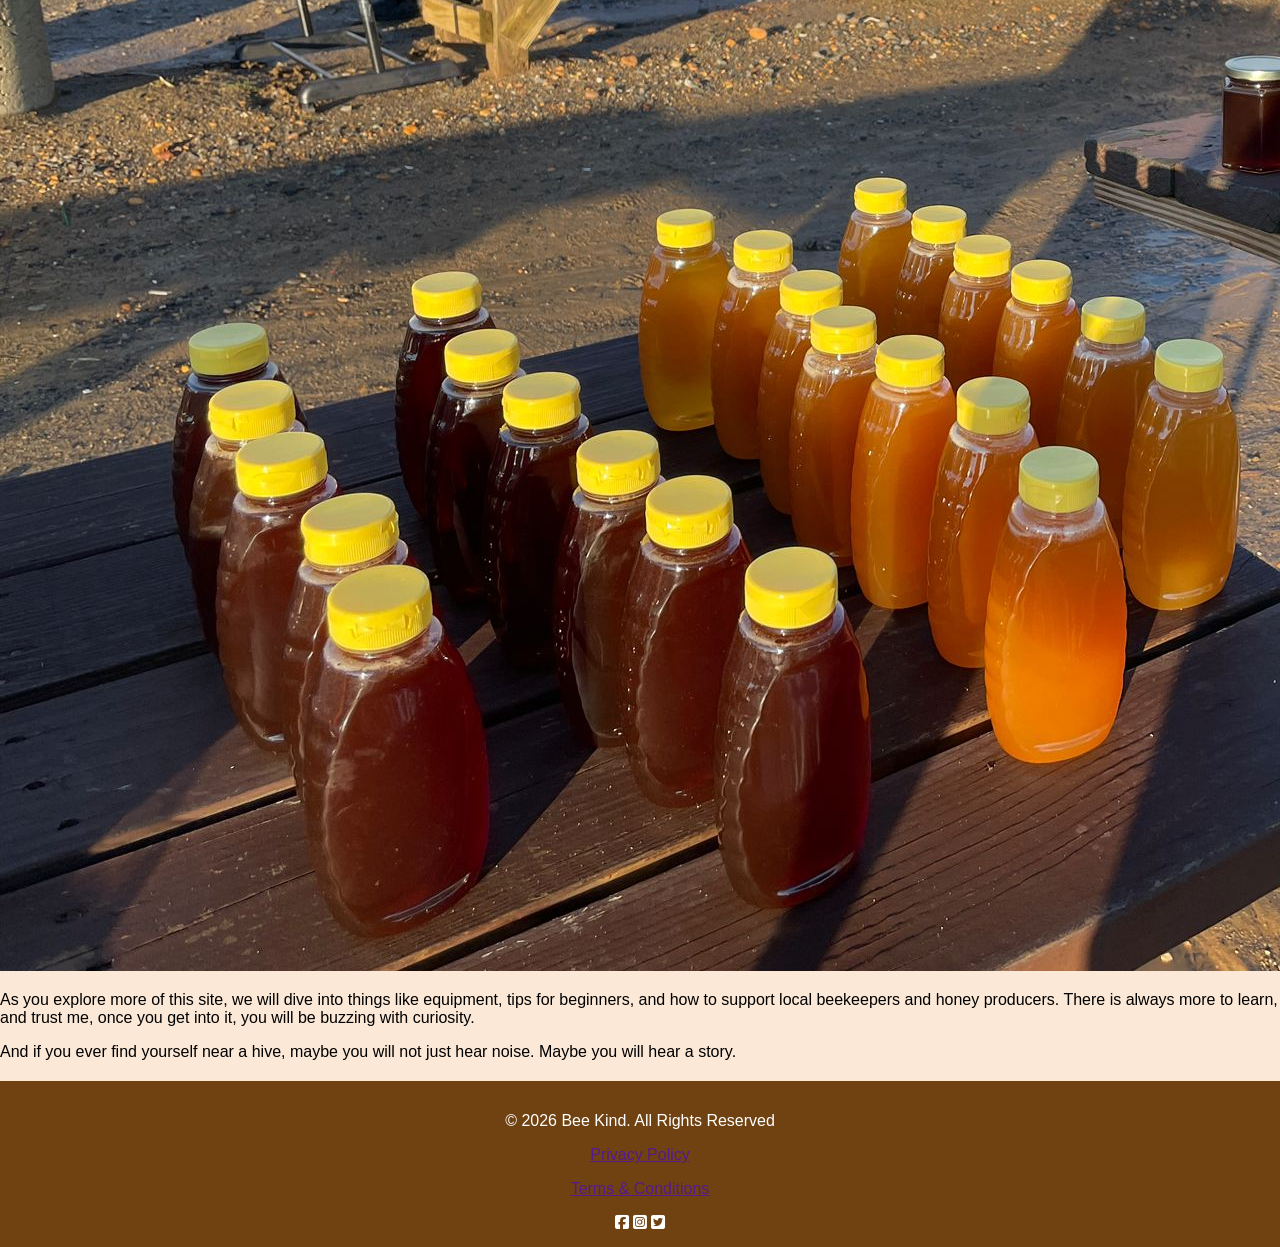
<file: feature.html>
<!DOCTYPE html>
<html lang="en">
<head>
    <meta charset="UTF-8">
    <meta name="viewport" content="width=device-width, initial-scale=1.0">
    <title>Feature</title>
    <link rel="stylesheet" href="style.css">
    <link rel="stylesheet" href="https://cdnjs.cloudflare.com/ajax/libs/font-awesome/6.5.0/css/all.min.css">

    <link href="https://fonts.googleapis.com/css2?family=Bungee&family=Jersey+10&display=swap" rel="stylesheet">


</head>
<body class="feature">
    <header class="site-header">
        <a href="index.html" class="logo">
            <img src="img/SVG/Asset 1.svg" alt="Bee Kind">
        </a>    

        <nav class="main-nav">

            <ul>
                <li><a href="products.html">Products</a></li>
                <li><a href="reviews.html">Reviews</a></li>
                <li><a href="inventory.html">Inventory</a></li>
                <li><a href="map.html">Map</a></li>
                <li><a href="feature.html">Feature</a></li>
                <li><a href="about.html">About</a></li>
            </ul>

        </nav>
    </header>

    <h2>Feature Page</h2>
    <nav class="site-nav">
        <ul>
        <li><a href="#intro">Introduction</a></li>
        <li><a href="#hive">Hive</a></li>

        <li><a href="#keeping">Beekeeping</a></li>
        <li><a href="#harvest">Harvesting</a></li>
        <li><a href="#conclusion">Final Product</a></li>
        </ul>

    </nav>

    <div class="wrapper">

            

        <div id="intro">
            <h3>Our Beginning</h3>
            <i>"Anyone who thinks they're too small to make a difference has never met the honey bee." - Anonymous</i>
            <p>I would've never imaged that BeeKeeping is the path my family would go down. 
            The first time I stood near a beehive, I will admit I was a little nervous. There is something about that steady buzzing that makes you suddenly very aware of your surrondings. Once I actually watched the bees up close, moving with purpose and somehow not crashing into each other, I realized something pretty amazing. This was not chaos. This was a system. A community. A tiny, hardworking world doing something really important.
            

            </p>
            <p>
                Bee Kind is here to show you why bees matter so much and what beekeeping is really like behind the scenes. I will walk you through how a hive works, what each bee does, what it takes to care for them, and how honey goes from hive to jar. By the end, you will see that beekeeping is not just a hobby. It is a commitment, a learning experience, and honestly, a little bit addictive.

            </p>
            <img src="img/market.PNG" alt="bee">

        </div>

        <div id="hive">
            
            <h3>Inside the Hive</h3>
            <p>A beehive is basically the greatest group project where no one slacks off and puts their 100%.
                 Every bee has a role, and they all work together like a well organized team.

            </p>

            <p>The <a href="https://en.wikipedia.org/wiki/Queen_bee" target="_blank" rel="noopener noreferrer">queen bee</a> is the center of it all. Her main job is to lay eggs. That's it.
                But she does it really well. A healthy queen can lay thousands of eggs a day, which keeps the hive growing and strong.
            </p>

            <img src="img/smoking.PNG" alt="Inside Hive">
            
            <p>
                <a href="https://en.wikipedia.org/wiki/Worker_bee" target="_blank" rel="noopener noreferrer">Worker bees</a> are the real stars of the show! These are all female bees and they do everything you could ever imagine.
                 They clean the hive, feed the larvae, build honeycomb, guard the entrance, and go out to collect nectar and pollen.
                 Their jobs even change as they get older.
                 It is like a full career path in just a few weeks.
                 They are also the majority of the hives population and if you ever run into a bee outside, it is most likely a worker bee. 

            </p>

            <p>
                There are also the <a href="https://en.wikipedia.org/wiki/Drone_(bee)" target="_blank" rel="noopener noreferrer">drones</a>. Their main job is to mate with the queen. They do not collect nectar or help around the hive, which feels a little unfair, but every hive has its system. 
                Their life ends when they finish mating with the queen. I guess you can say... they went out with a bang. 

            </p>
            <video autoplay muted loop width="75%">
            <source src="img/bees.mp4" type="video/mp4">
            </video>
            <p>
                Seeing how these roles work together makes it clear why bees are so important.
                They are not just making honey. They are pollinating plants, helping crops grow, and supporting entire ecosystems. 
                Without them, things would get pretty bleak. No pressure, bees. Think of <a href="https://en.wikipedia.org/wiki/Bee_Movie" target="_blank" rel="noopener noreferrer" >The Bee Movie</a>!


            </p>

        </div>
        <div id="keeping">
            <h3>Beekeeper Life</h3>
            <p>Beekeeping sounds relaxing until you actually try it. Then you realize it takes time, patience, and a willingness to learn from your mistakes.
            </p>

            <p>
                A typical visit to the hive is not just a quick check up.
                 You have to suit up, light the smoker, and carefully inspect the frames. 
                 You are looking for signs that the queen is healthy, that there is enough food, and that the hive is not dealing with <a href="https://en.wikipedia.org/wiki/Pest_(organism)" target="_blank" rel="noopener noreferrer">pests</a> or disease.

            </p>
            <img src="img/safety-clothes.jpg" alt="Beekeeper in Action">

            <p>It can be time consuming, especially during warmer months when bees are most active, but it is also really rewarding. 
                You start to recognize patterns in the hive, and you get a feel for how your bees are doing.
                 It is kind of like having thousands of tiny coworkers who do not speak your language but still expect you to show up and do your part.

            </p>
            <p>You might get stung, however that is a part of the process. It is bound to happen. Think of it as the Bees saying "Hey, back up buddy". Fair Enough</p>

        </div>

        <div id="harvest">

           
            <h3>Harvesting</h3>
            <p>Now for the part everyone loves, the honey. But getting that liquid gold is a whole process.
            </p>

            <p>First, beekeepers use a <a href="https://en.wikipedia.org/wiki/Bee_smoker" target="_blank" rel="noopener noreferrer">smoker</a> to gently calm the bees.
                 The smoke makes them less defensive, which allows you to work without causing too much stress to the hive.
                  It is basically the beekeeper’s version of saying, “Relax, I won’t hurt you”.
            </p>

            <p>
                Next, the frames filled with honeycomb are carefully removed from the hive. 
                These frames are where the bees have stored their honey, sealing it with a thin layer of wax.
            </p>
            <p>
                Then the beekeeper needs to uncap these frames.This means removing that wax layer so the honey can flow out. 
                It is a little messy, but also kind of satisfying.
            </p>

            <video autoplay muted loop width="75%">
            <source src="img/capping.mp4" type="video/mp4">
            </video>
            <p>
                After that, the frames go into a <a href="https://en.wikipedia.org/wiki/Honey_extractor" target="_blank" rel="noopener noreferrer">centrifugal extractor</a>. Th
                is machine spins the frames and pulls the honey out using force. 
                It sounds fancy, but it is basically a salad spinner for honey.

            </p>
            <img src="img/spin.PNG" alt="Centrifugal Extractor">

            <p>
                Once extracted, the honey is filtered to remove bits of wax and other debris. 
                Then it is bottled and ready to enjoy.
            </p>

            <video autoplay muted loop width="75%">
            <source src="img/bottle.mp4" type="video/mp4">
            </video>

            <p>And just like that, something that started as flower nectar collected by bees ends up in your kitchen. Not bad for a day’s work. Or a few thousand bees worth of work.</p>


            

        </div>


        
        <div id="conclusion">
            <h3>Why It Matter</h3>

            <p>Looking back, that first moment standing near the hive feels completely different now. 
                What once seemed intimidating now feels kind of inspiring. Bees are small, but what they do is huge.
            </p>

            <p>
                At Bee Kind, you have hopefully learned how a hive functions, what beekeeping really involves, and how honey is made step by step.
                 More importantly, you have seen why bees deserve our attention and care.
            
            </p>
            <img src="img/flea.jpg" alt="Honey At Market">

            <p>
                As you explore more of this site, we will dive into things like equipment, tips for beginners, and how to support local beekeepers and honey producers.
                There is always more to learn, and trust me, once you get into it, you will be buzzing with curiosity.

            </p>
            <p>
                And if you ever find yourself near a hive, maybe you will not just hear noise. Maybe you will hear a story.
            </p>
        </div>



    </div>
    <footer>
        <p>© 2026 Bee Kind. All Rights Reserved</p>
        <a href=""><p>Privacy Policy</p></a>
        <a href=""><p>Terms & Conditions</p></a>
        <i class="fa-brands fa-square-facebook"></i>
        <i class="fa-brands fa-square-instagram"></i>
        <i class="fa-brands fa-square-twitter"></i>
    </footer>
</body>
</html>
</file>
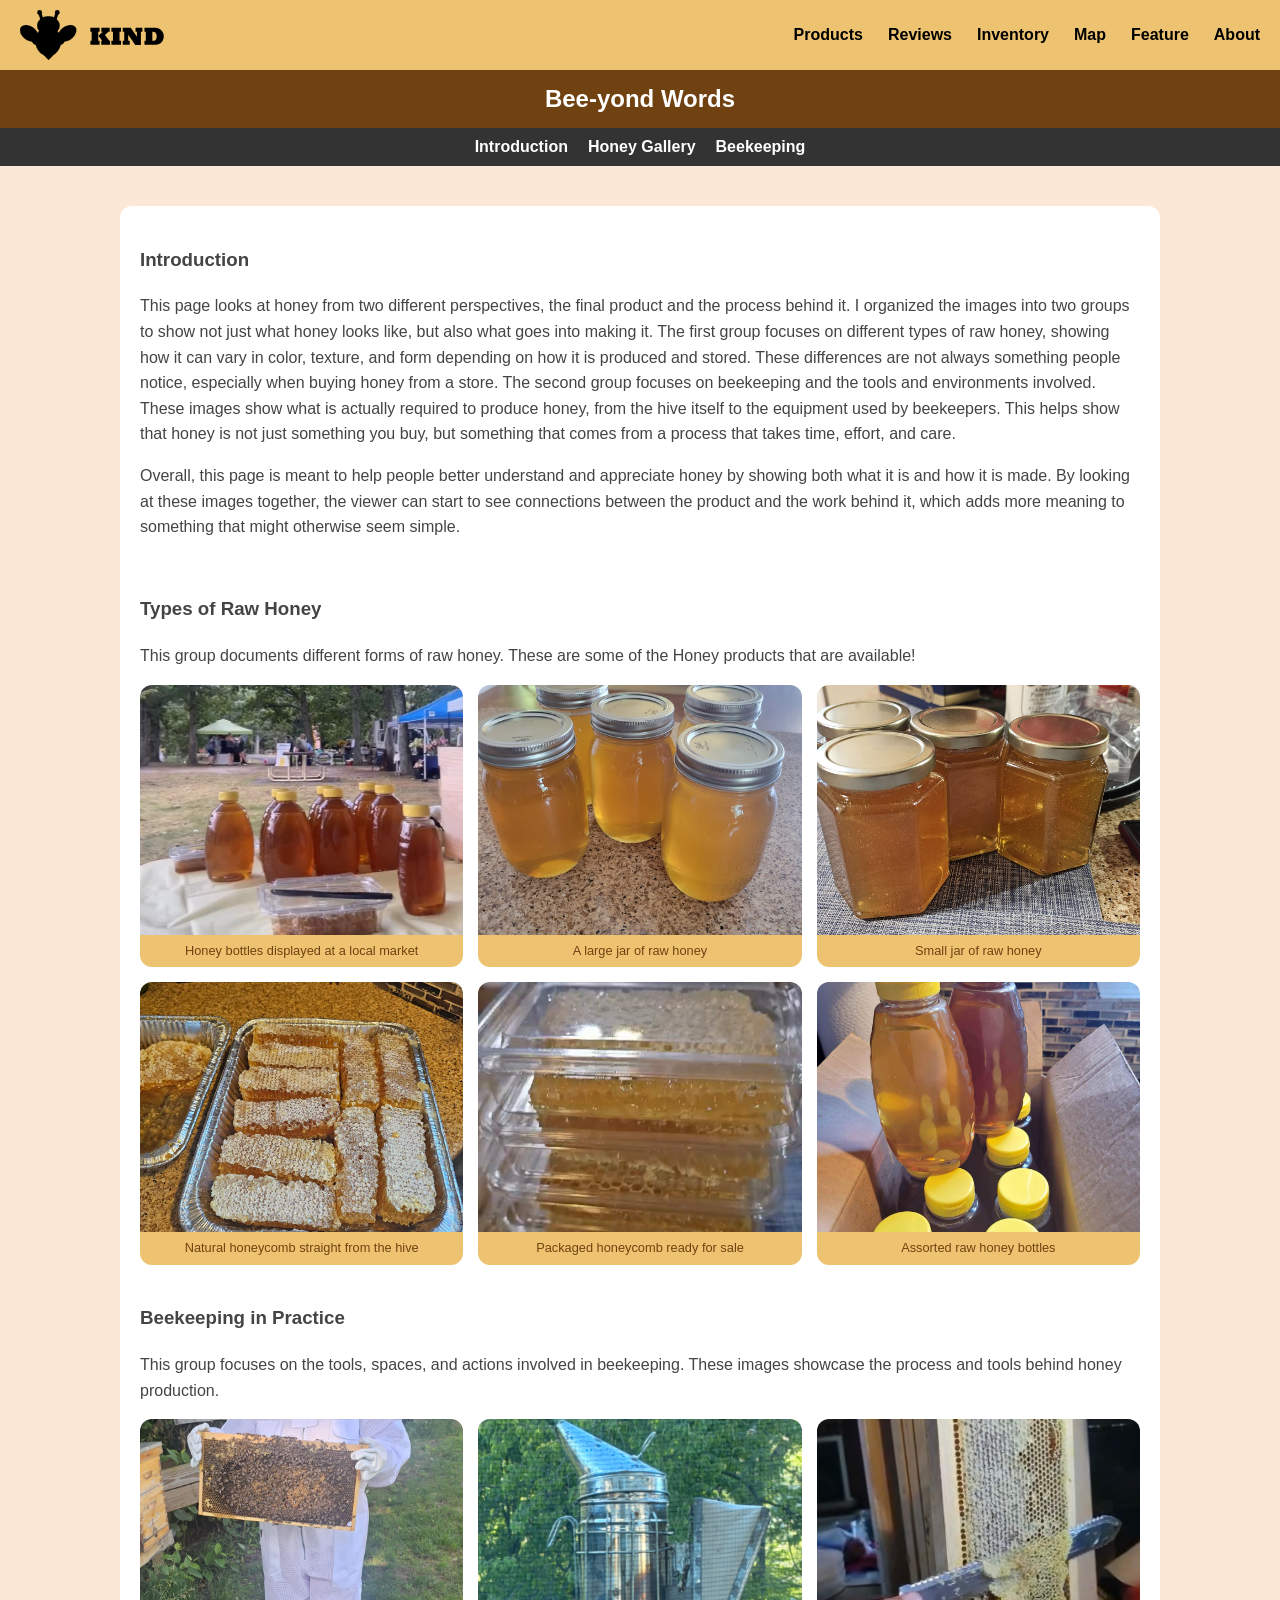
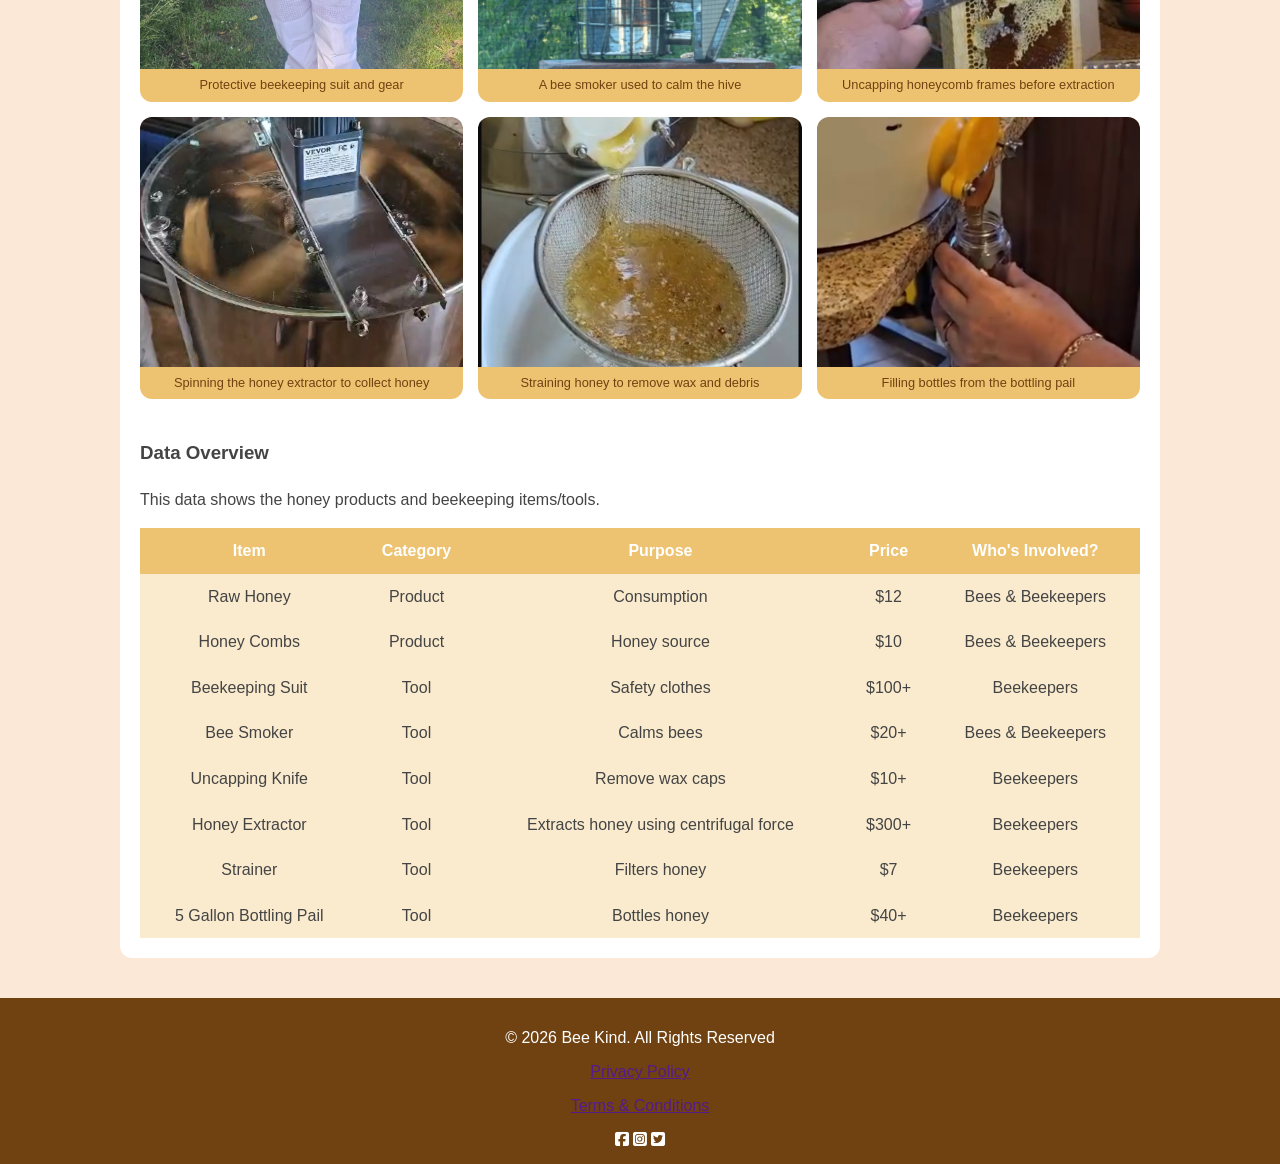
<file: inventory.html>
<!DOCTYPE html>
<html lang="en">
<head>
    <meta charset="UTF-8">
    <meta name="viewport" content="width=device-width, initial-scale=1.0">
    <title>Inventory</title>
    <link rel="stylesheet" href="style.css">
    <link rel="stylesheet" href="https://cdnjs.cloudflare.com/ajax/libs/font-awesome/6.5.0/css/all.min.css">

    <link href="https://fonts.googleapis.com/css2?family=Bungee&family=Jersey+10&display=swap" rel="stylesheet">


</head>
<body class="inventory-page">
    <header>
    <header class="site-header">
        <a href="index.html" class="logo">
            <img src="img/SVG/Asset 1.svg" alt="Bee Kind">
        </a>    

        <nav class="main-nav">

            <ul>
                <li><a href="products.html">Products</a></li>
                <li><a href="reviews.html">Reviews</a></li>
                <li><a href="inventory.html">Inventory</a></li>
                <li><a href="map.html">Map</a></li>
                <li><a href="feature.html">Feature</a></li>
                <li><a href="about.html">About</a></li>
            </ul>

        </nav>

        
    </header>


    <h2>Bee-yond Words</h2>
    <nav class="site-nav">
        <ul>
        <li><a href="#intro">Introduction</a></li>
        <li><a href="#honey-gallery">Honey Gallery</a></li>
        <li><a href="#beekeeping-pic">Beekeeping</a></li>
        </ul>

    </nav>

    <main class="content">

    <div class="wrapper">

        
    <div class="intro">
        <h3>Introduction</h3>
        <p>
        This page looks at honey from two different perspectives, the final product and the process behind it. I organized the images into two groups to show not just what honey looks like, but also what goes into making it. The first group focuses on different types of raw honey, showing how it can vary in color, texture, and form depending on how it is produced and stored. These differences are not always something people notice, especially when buying honey from a store.

        The second group focuses on beekeeping and the tools and environments involved. These images show what is actually required to produce honey, from the hive itself to the equipment used by beekeepers. This helps show that honey is not just something you buy, but something that comes from a process that takes time, effort, and care.
        </p>
        <p>
        Overall, this page is meant to help people better understand and appreciate honey by showing both what it is and how it is made. By looking at these images together, the viewer can start to see connections between the product and the work behind it, which adds more meaning to something that might otherwise seem simple.
        </p>
    </div>

    <div id="honey-gallery">
        <h3>Types of Raw Honey</h3>
        <p>
            This group documents different forms of raw honey. These are some of the Honey 
            products that are available!
        </p>

        <div class="gallery">
            <figure>
                <img src="img/market.PNG" alt="Honey Bottles at Market">
                <figcaption>Honey bottles displayed at a local market</figcaption>
            </figure>
            <figure>
                <img src="img/big-jar.jpg" alt="Honey">
                <figcaption>A large jar of raw honey</figcaption>
            </figure>
            <figure>
                <img src="img/small-jar.JPG" alt="Honey">
                <figcaption>Small jar of raw honey</figcaption>
            </figure>
            <figure>
                <img src="img/combs.jpeg" alt="Honey Combs">
                <figcaption>Natural honeycomb straight from the hive</figcaption>
            </figure>
            <figure>
                <img src="img/packed-combs.PNG" alt="Honey">
                <figcaption>Packaged honeycomb ready for sale</figcaption>
            </figure>
            <figure>
                <img src="img/bottles.jpeg" alt="Honey">
                <figcaption>Assorted raw honey bottles</figcaption>
            </figure>
        </div>
    </div>

    <div id="beekeeping-pic">
        <h3>Beekeeping in Practice</h3>
        <p>
        This group focuses on the tools, spaces, and actions involved in beekeeping.
        These images showcase the process and tools behind honey production.
        </p>

        <div class="gallery">
            <figure>
                <img src="img/safety-clothes.jpg" alt="Safety Clothes">
                <figcaption>Protective beekeeping suit and gear</figcaption>
            </figure>
            <figure>
                <img src="img/smoker.JPG" alt="Smoker">
                <figcaption>A bee smoker used to calm the hive</figcaption>
            </figure>
            <figure>
                <img src="img/uncap.PNG" alt="Uncapping frames">
                <figcaption>Uncapping honeycomb frames before extraction</figcaption>
            </figure>
            <figure>
                <img src="img/spin.PNG" alt="Honey Extractor">
                <figcaption>Spinning the honey extractor to collect honey</figcaption>
            </figure>
            <figure>
                <img src="img/strain.PNG" alt="Straining honey">
                <figcaption>Straining honey to remove wax and debris</figcaption>
            </figure>
            <figure>
                <img src="img/fill-bottle.PNG" alt="Bottling honey">
                <figcaption>Filling bottles from the bottling pail</figcaption>
            </figure>
        </div>

    </div>

    <div>
        <h3>Data Overview</h3>
        <p>This data shows the honey products and beekeeping items/tools.</p>

        <table>
            <tr>
                <th>Item</th>
                <th>Category</th>
                <th>Purpose</th>
                <th>Price</th>
                <th>Who's Involved?</th>
            </tr>
            <tr>
                <td>Raw Honey </td>
                <td>Product</td>
                <td>Consumption</td>
                <td>$12</td>
                <td>Bees & Beekeepers</td>
            </tr>
            <tr>
                <td>Honey Combs</td>
                <td>Product</td>
                <td>Honey source</td>
                <td>$10</td>
                <td>Bees & Beekeepers</td>
            </tr>

             <tr>
                <td>Beekeeping Suit</td>
                <td>Tool </td>
                <td>Safety clothes</td>
                <td>$100+</td>
                <td>Beekeepers</td>
            </tr>

            <tr>
                <td>Bee Smoker</td>
                <td>Tool </td>
                <td>Calms bees</td>
                <td>$20+</td>
                <td>Bees & Beekeepers</td>
            </tr>
            <tr>
                <td>Uncapping Knife</td>
                <td>Tool</td>
                <td>Remove wax caps</td>
                <td>$10+</td>
                <td>Beekeepers</td>
            </tr>
            <tr>
                <td>Honey Extractor</td>
                <td>Tool</td>
                <td>Extracts honey using centrifugal force</td>
                <td>$300+</td>
                <td>Beekeepers</td>
            </tr>
             <tr>
                <td>Strainer</td>
                <td>Tool</td>
                <td>Filters honey</td>
                <td>$7</td>
                <td>Beekeepers</td>
            </tr>
            <tr>
                <td>5 Gallon Bottling Pail</td>
                <td>Tool</td>
                <td>Bottles honey</td>
                <td>$40+</td>
                <td>Beekeepers</td>
            </tr>

        </table>
    </div>
    

    </div><!--wrapper end-->
    </main>

    <footer>
        <p>© 2026 Bee Kind. All Rights Reserved</p>
        <a href=""><p>Privacy Policy</p></a>
        <a href=""><p>Terms & Conditions</p></a>
        <i class="fa-brands fa-square-facebook"></i>
        <i class="fa-brands fa-square-instagram"></i>
        <i class="fa-brands fa-square-twitter"></i>
    </footer>
</body>
</html>
</file>
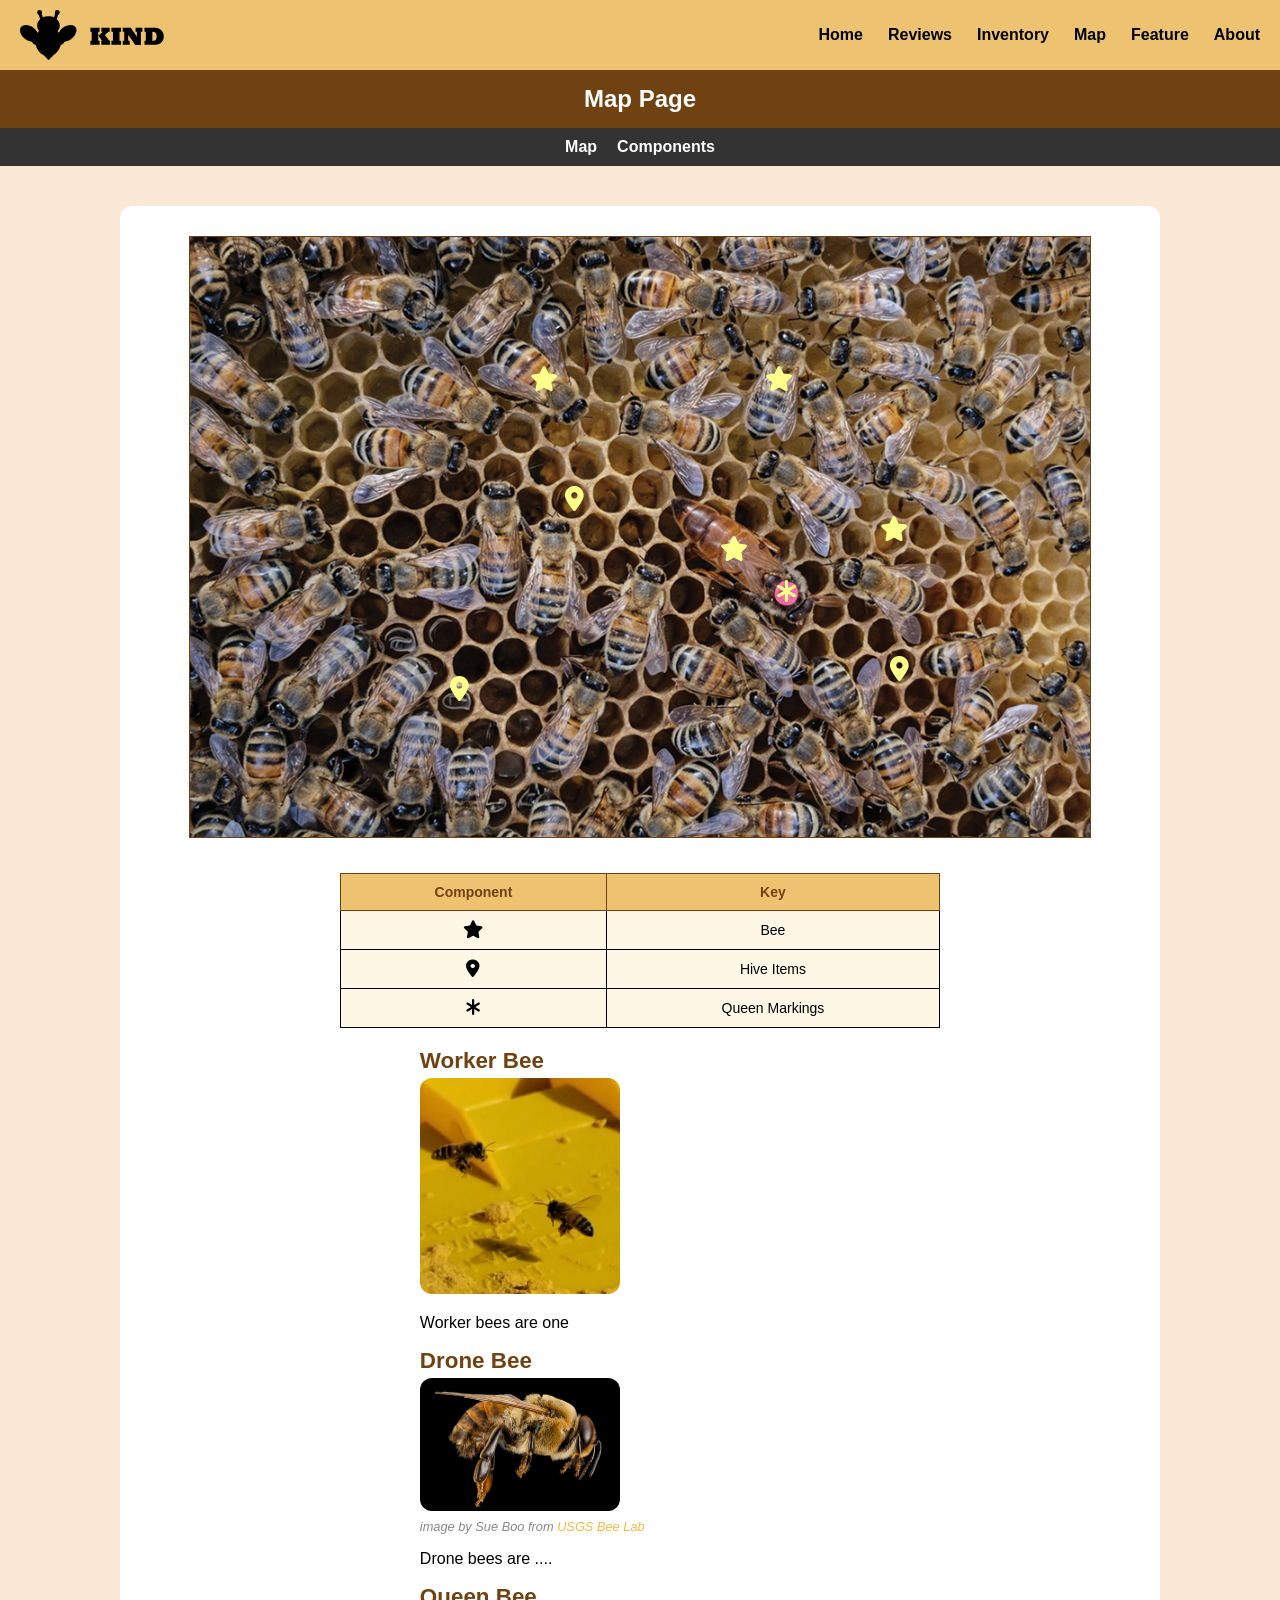
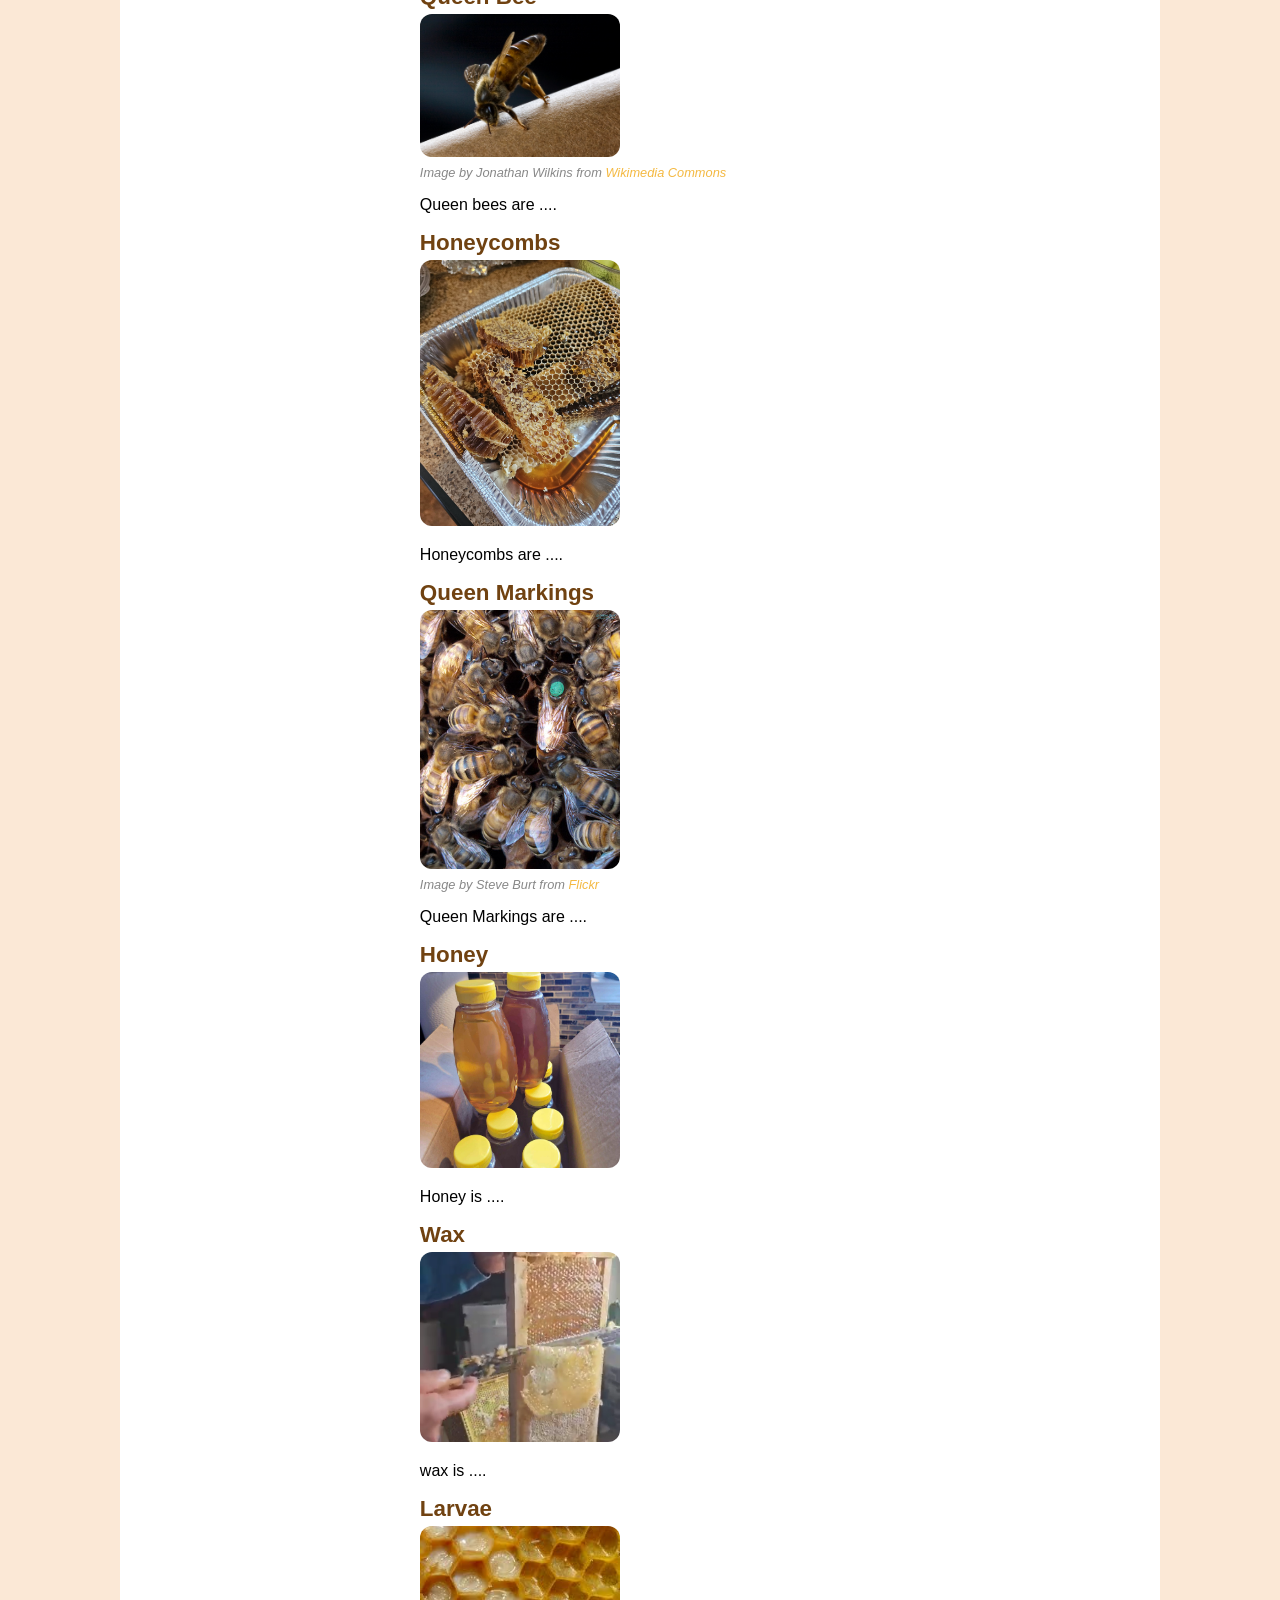
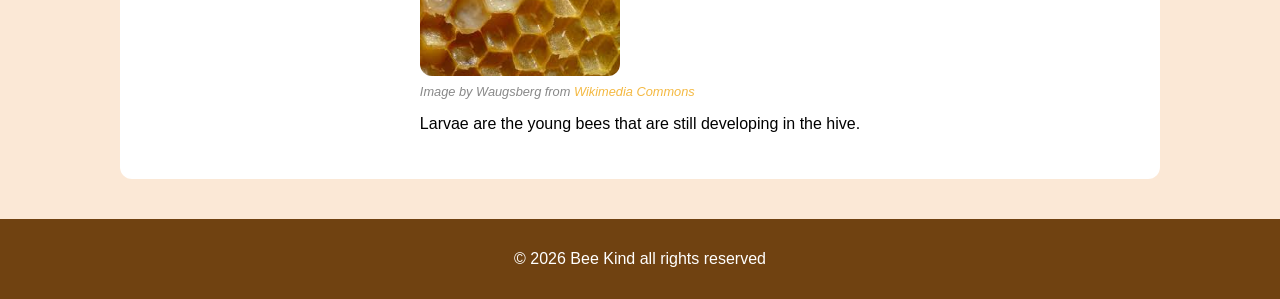
<file: map-draft.html>
<!DOCTYPE html>
<html lang="en">
<head>
    <meta charset="UTF-8">
    <meta name="viewport" content="width=device-width, initial-scale=1.0">
    <title>Home</title>
    <link rel="stylesheet" href="style.css">
    <link rel="stylesheet" href="https://cdnjs.cloudflare.com/ajax/libs/font-awesome/6.5.0/css/all.min.css">


</head>
<body class="map-page">
    <header class="site-header">
        <a href="index.html" class="logo">
            <img src="img/SVG/Asset 1.svg" alt="Bee Kind">
        </a>    

        <nav class="main-nav">

            <ul>
                <li><a href="index.html">Home</a></li>
                <li><a href="reviews.html">Reviews</a></li>
                <li><a href="inventory.html">Inventory</a></li>
                <li><a href="map.html">Map</a></li>
                <li><a href="feature.html">Feature</a></li>
                <li><a href="about.html">About</a></li>
            </ul>

        </nav>
    </header>

    <h2>Map Page</h2>
    <nav class="site-nav">
        <ul>
        <li><a href="#map">Map</a></li>
        <li><a href="#components">Components</a></li>
        </ul>

    </nav>

    <div class="wrapper">

        <div class="map" id="map">

            <div class="map-point" id="map-item-worker">
                <a href="#worker"><i class="fa-solid fa-star map-icon"></i></a>
                <div class="tooltip">
                    <h4>Worker Bee</h4>
                    <img src="img/close-bees.PNG" alt="Worker Bee">
                    <p>Worker bees maintain the hive, gather nectar, and care for larvae.</p>
                </div>
            </div>

            <div class="map-point" id="map-item-drone">
                <a href="#drone"><i class="fa-solid fa-star map-icon"></i></a>
                <div class="tooltip">
                    <h4>Drone Bee</h4>
                    <img src="img/drone.jpg" alt="Drone Bee">
                    <p>The drone bee is a male bee whose primary role is to mate with the queen.</p>
                </div>
            </div>

            <div class="map-point" id="map-item-queen">
                <a href="#queen"><i class="fa-solid fa-star map-icon"></i></a>
                <div class="tooltip">
                    <h4>Queen Bee</h4>
                    <img src="img/queen.jpg" alt="Queen Bee">
                    <p>The queen bee is the only fertile female in the hive and lays eggs.</p>
                </div>
            </div>

            <div class="map-point" id="map-item-honeycombs">
                <a href="#honeycombs"><i class="fa-solid fa-location-dot map-icon"></i></a>
                <div class="tooltip">
                    <h4>Honeycombs</h4>
                    <img src="img/honeycombs.jpg" alt="Honeycombs">
                    <p>Honeycombs are the hexagonal wax structures where bees store honey and pollen.</p>
                </div>
            </div>

            <div class="map-point" id="map-item-mark">
                <a href="#mark"><i class="fa-solid fa-asterisk map-icon"></i></a>
                <div class="tooltip">
                    <h4>Queen Markings</h4>
                    <img src="img/mark.jpg" alt="Queen Markings">
                    <p>Queen markings are unique dots the beekeeper paint on the queen bee.</p>
                </div>
            </div>

            <div class="map-point" id="map-item-honey">
                <a href="#honey"><i class="fa-solid fa-location-dot map-icon"></i></a>
                <div class="tooltip">
                    <h4>Honey</h4>
                    <img src="img/bottles.jpeg" alt="Honey">
                    <p>Honey is a sweet, viscous substance produced by bees from flower nectar.</p>
                </div>
            </div>

            <div class="map-point" id="map-item-larvae">
                <a href="#larvae"><i class="fa-solid fa-star map-icon"></i></a>
                <div class="tooltip">
                    <h4>Larvae</h4>
                    <img src="img/larvae.jpg" alt="Larvae">
                    <p>Larvae are the young of bees, which develop in the hive.</p>
                </div>
            </div>

            <div class="map-point" id="map-item-wax">
                <a href="#wax"><i class="fa-solid fa-location-dot map-icon"></i></a>
                <div class="tooltip">
                    <h4>Wax</h4>
                    <img src="img/panel-clean.png" alt="Wax">
                    <p>Wax is a natural substance produced by bees to build their hives.</p>
                </div>
            </div>

        </div>

        <table class="map-key">
            <tr>
                <th>Component</th>
                <th>Key</th>
            </tr>
            <tr>
                <td><i class="fa-solid fa-star"></i></td>
                <td>Bee</td>
            </tr>
            <tr>
                <td><i class="fa-solid fa-location-dot"></i></td>
                <td>Hive Items</td>
            </tr>
            <tr>
                <td><i class="fa-solid fa-asterisk"></i></td>
                <td>Queen Markings</td>
            </tr>
        </table>



        <div class="components" id="components">

            <div id="worker">
                <h3>Worker Bee</h3>
                <img src="img/close-bees.PNG" alt="Drone Bee">

                <p>
                    Worker bees are one
                </p>


            </div>

            
            <div id="drone">
                <h3>Drone Bee</h3>

                <img src="img/drone.jpg" alt="Drone Bee">
                <p class="image-credit">image by Sue Boo from <a href="https://www.flickr.com/photos/usgsbiml/14466470971" target="_blank" rel="noopener">USGS Bee Lab</a></p>
                <p>
                    Drone bees are ....
                </p>


            </div>

            
            <div id="queen">
                <h3>Queen Bee</h3>
                <img src="img/queen.jpg" alt="Queen Bee">
                <p class="image-credit">Image by Jonathan Wilkins from <a href="https://commons.wikimedia.org/wiki/File:Queen_Bee_Alone.jpg" target="_blank" rel="noopener">Wikimedia Commons</a></p>
                <p>
                    Queen bees are ....
                </p>


            </div>


            
            <div id="honeycombs">
                <h3>Honeycombs</h3>
                <img src="img/honeycombs.jpg" alt="">
                <p>
                    Honeycombs are ....
                </p>



            </div>

            
            <div id="mark">
                <h3>Queen Markings</h3>

                <img src="img/mark.jpg" alt="Queen Marking">
                <p class="image-credit">Image by Steve Burt from <a href="https://www.flickr.com/photos/steveburt1947/3725510606" target="_blank" rel="noopener">Flickr</a></p>
                <p>
                    Queen Markings are ....
                </p>


            </div>

            
            <div id="honey">
                <h3>Honey</h3>
                <img src="img/bottles.jpeg" alt="Honey Bottles">

                <p>
                    Honey is ....
                </p>

            </div>

            
            <div id="wax">
                <h3>Wax</h3>
                <img src="img/panel-clean.png" alt="Wax">

                <p>
                    wax is ....
                </p>

            </div>

            
            <div id="larvae">
                <h3>Larvae</h3>
                <img src="img/larvae.jpg" alt="Larvae">
                <p class="image-credit">Image by Waugsberg from <a href="https://commons.wikimedia.org/wiki/User:Waugsberg/Images/Bees_and_Beekeeping#/media/File:Bienenwabe_mit_Eiern_und_Brut_5.jpg" target="_blank" rel="noopener">Wikimedia Commons</a></p>
                <p>
                    Larvae are the young bees that are still developing in the hive.
                </p>

            </div>

        </div>
    </div>

    

    <footer>
        <p>© 2026 Bee Kind all rights reserved</p>
    </footer>
</body>
</html>
</file>
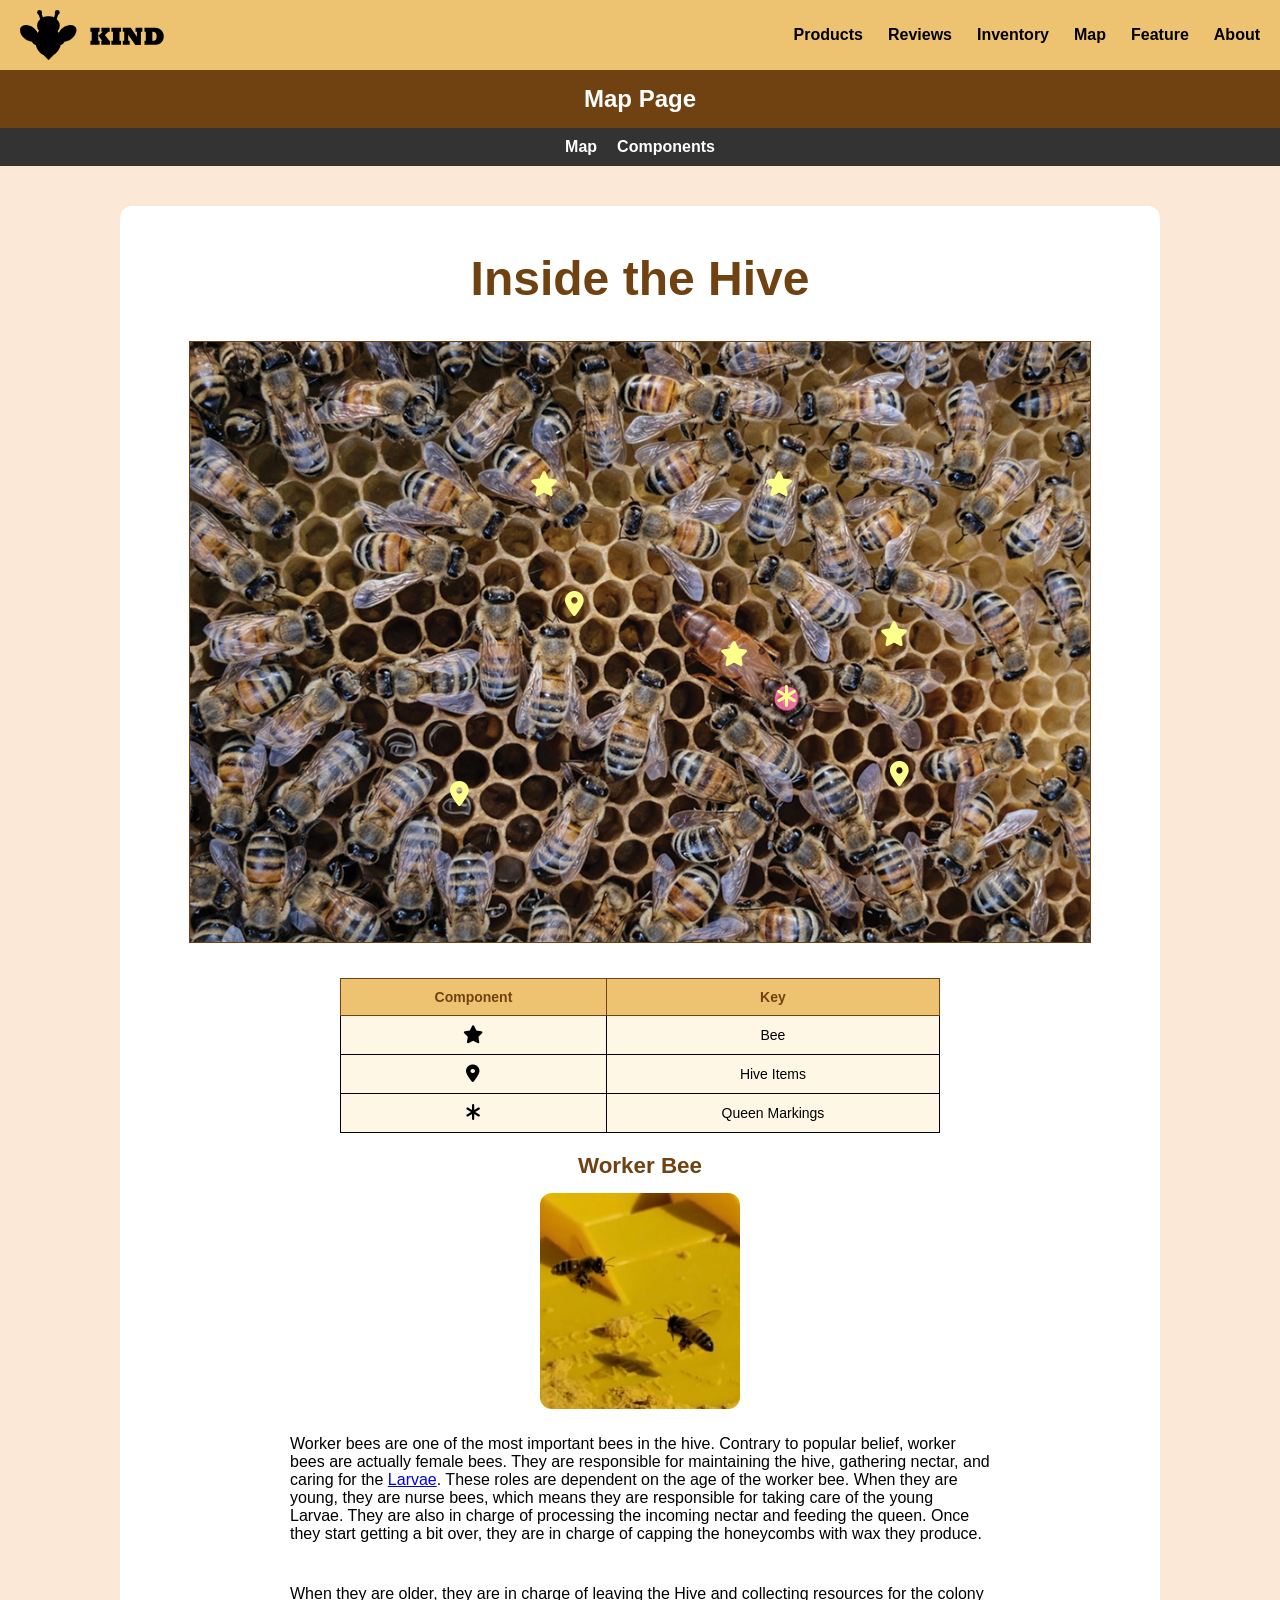
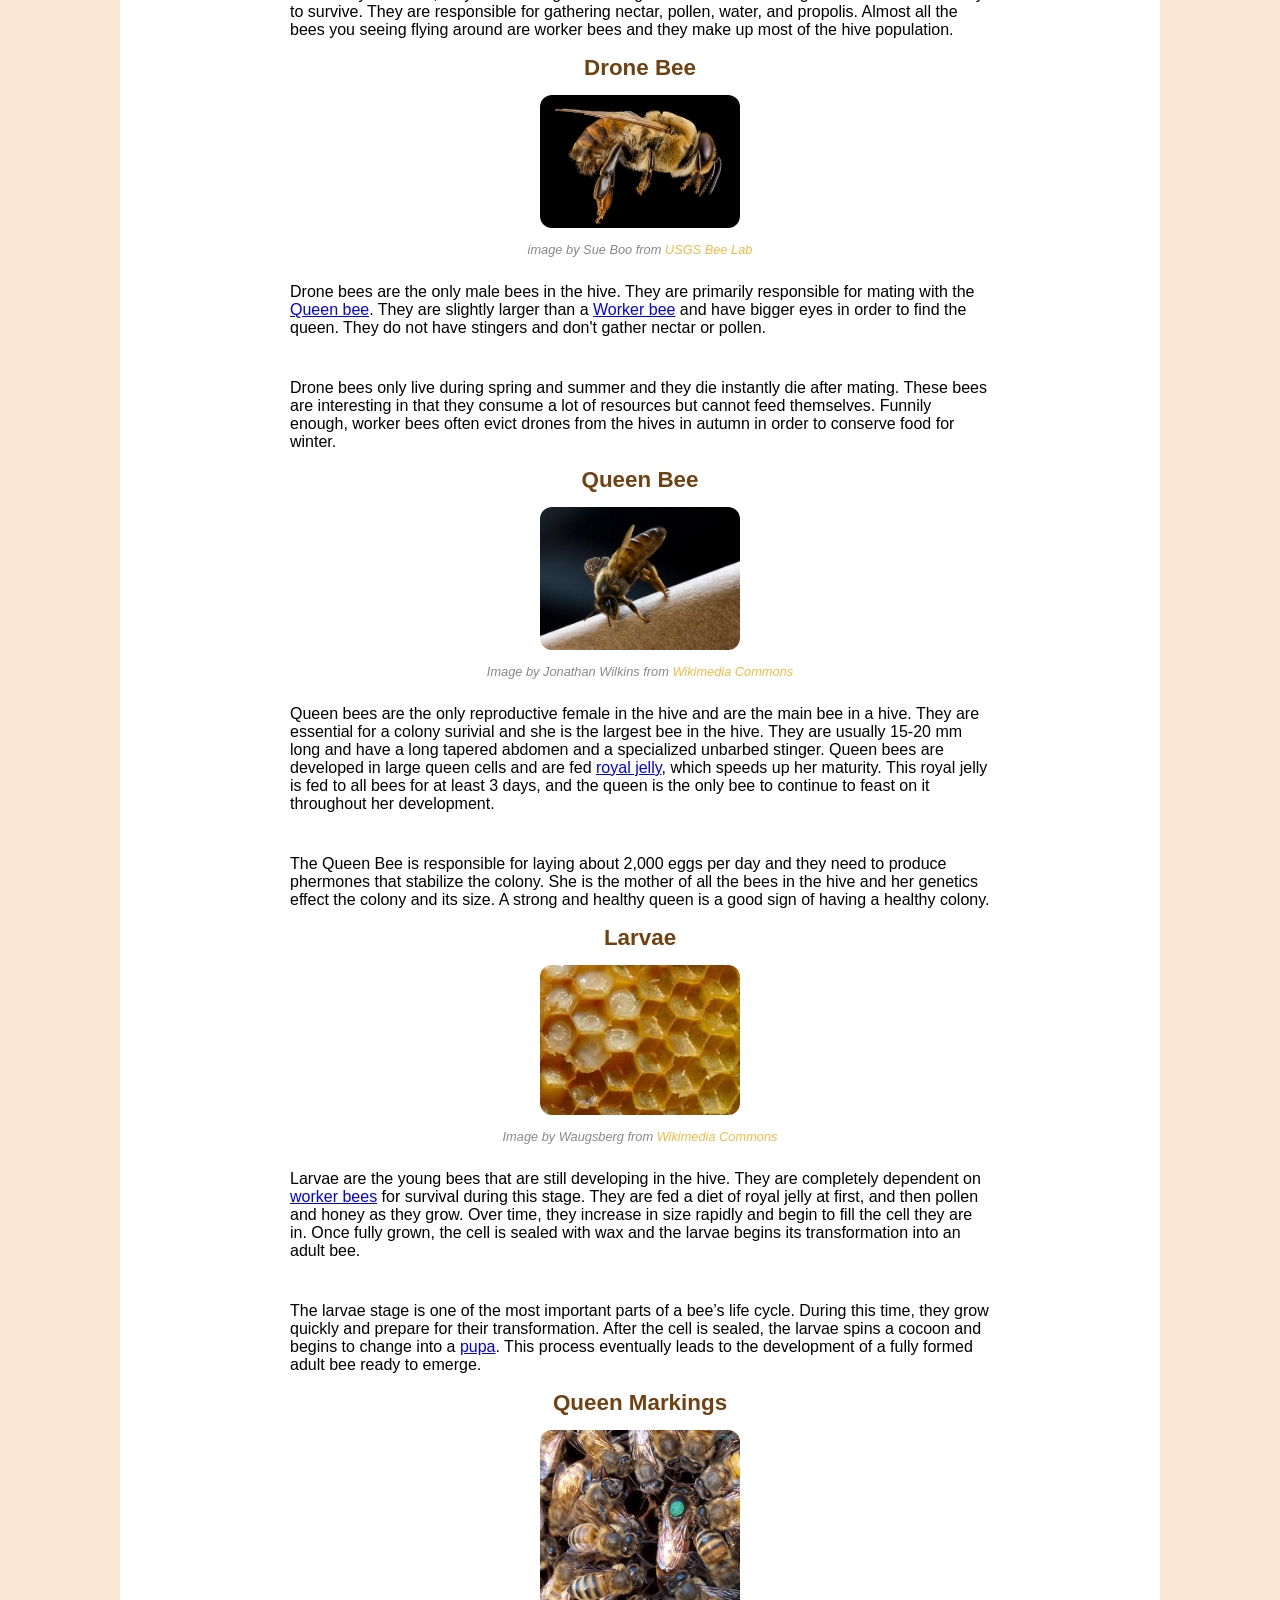
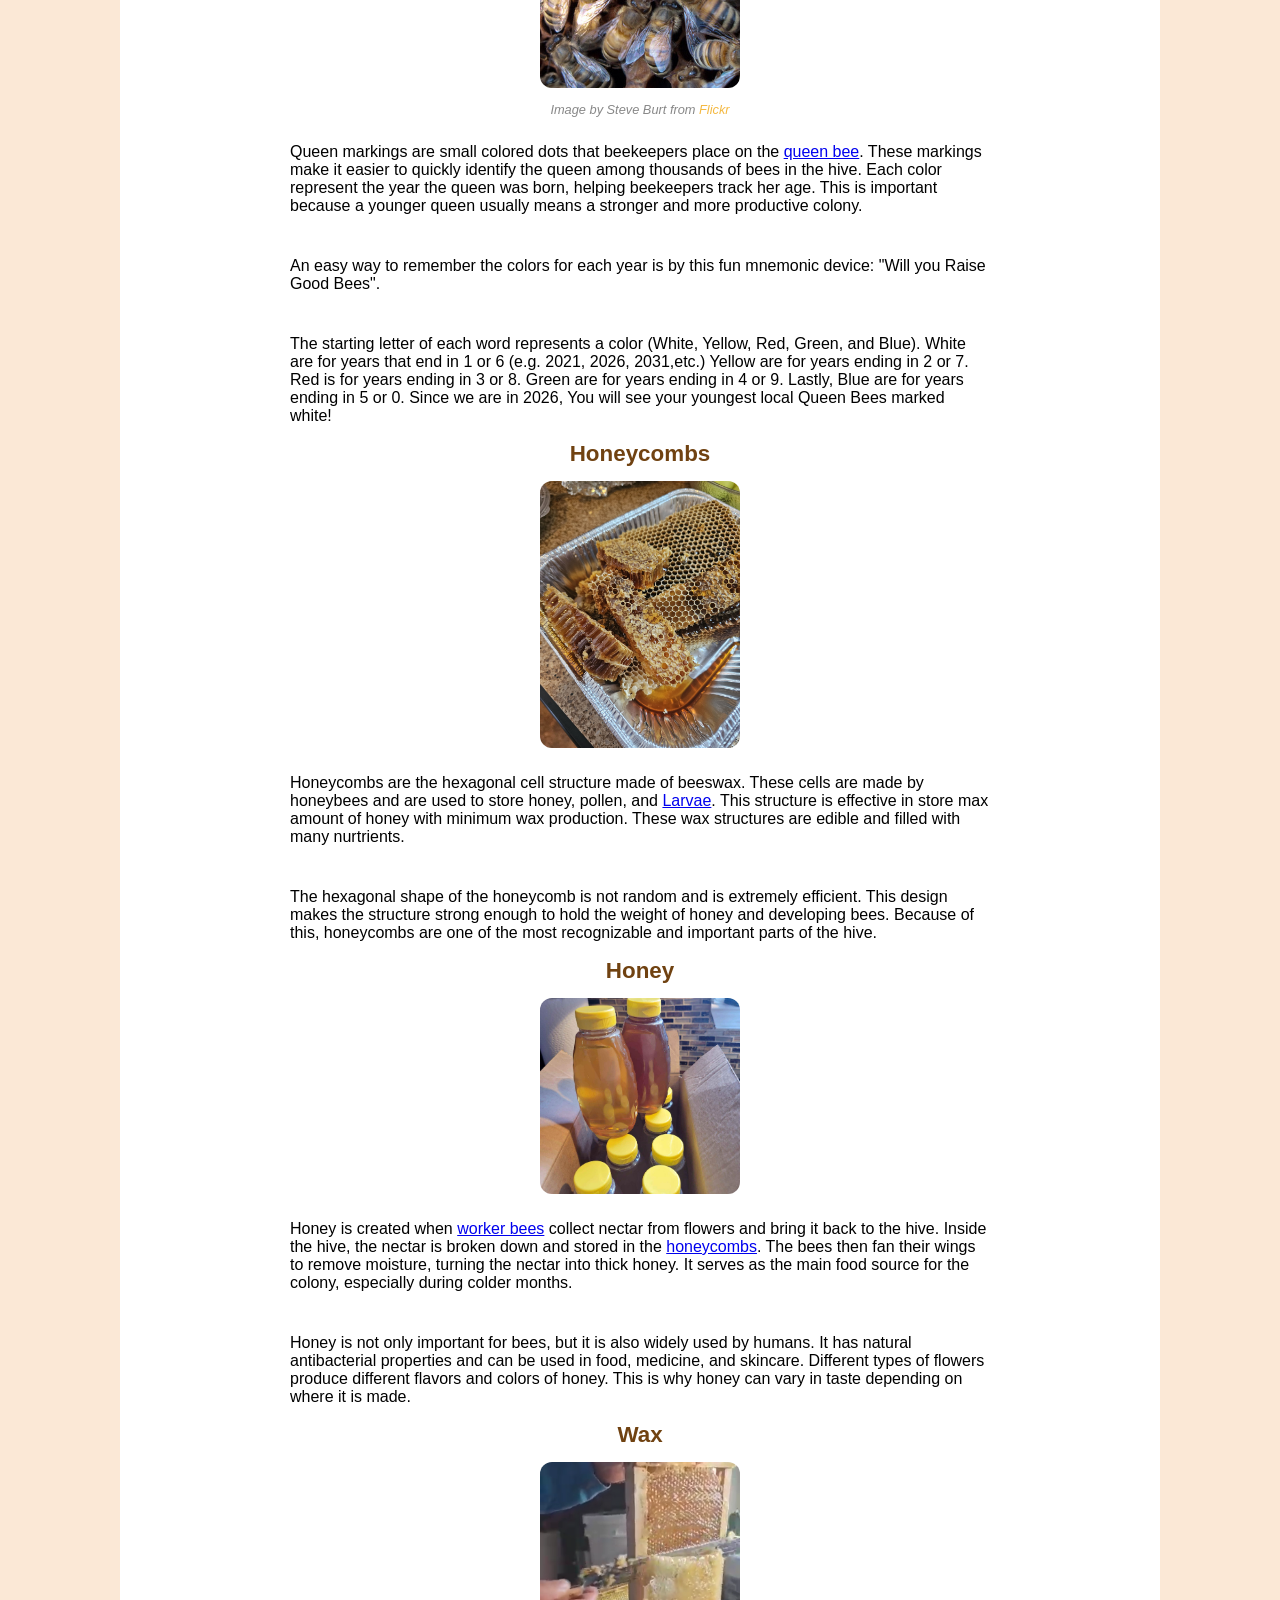
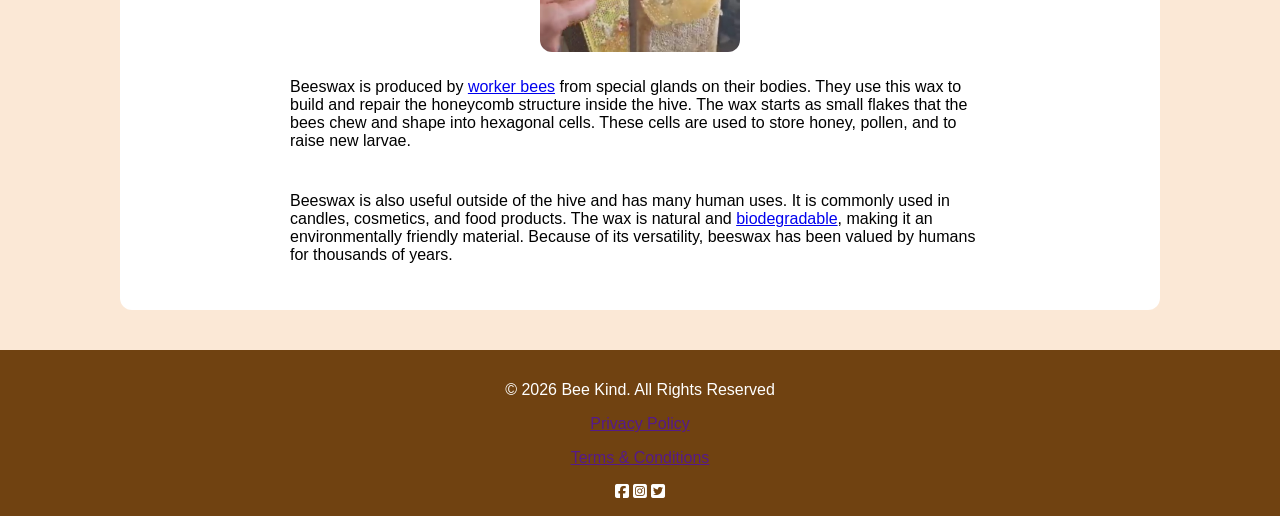
<file: map.html>
<!DOCTYPE html>
<html lang="en">
<head>
    <meta charset="UTF-8">
    <meta name="viewport" content="width=device-width, initial-scale=1.0">
    <title>Map</title>
    <link rel="stylesheet" href="style.css">
    <link rel="stylesheet" href="https://cdnjs.cloudflare.com/ajax/libs/font-awesome/6.5.0/css/all.min.css">


</head>
<body class="map-page">
    <header class="site-header">
        <a href="index.html" class="logo">
            <img src="img/SVG/Asset 1.svg" alt="Bee Kind">
        </a>    

        <nav class="main-nav">

            <ul>
                <li><a href="products.html">Products</a></li>
                <li><a href="reviews.html">Reviews</a></li>
                <li><a href="inventory.html">Inventory</a></li>
                <li><a href="map.html">Map</a></li>
                <li><a href="feature.html">Feature</a></li>
                <li><a href="about.html">About</a></li>
            </ul>

        </nav>
    </header>

    <h2>Map Page</h2>
    <nav class="site-nav">
        <ul>
        <li><a href="#map">Map</a></li>
        <li><a href="#components">Components</a></li>
        </ul>

    </nav>

    <div class="wrapper">
        <h2 class="title">Inside the Hive</h2>

        <div class="map" id="map">

            <div class="map-point" id="map-item-worker">
                <a href="#worker" aria-label="Worker Bee"><i class="fa-solid fa-star map-icon"></i></a>
                <div class="tooltip">
                    <h4>Worker Bee</h4>
                    <img src="img/close-bees.PNG" alt="Worker Bee">
                    <p>Worker bees maintain the hive, gather nectar, and care for larvae.</p>
                </div>
            </div>

            <div class="map-point" id="map-item-drone">
                <a href="#drone" aria-label="Drone Bee"><i class="fa-solid fa-star map-icon"></i></a>
                <div class="tooltip">
                    <h4>Drone Bee</h4>
                    <img src="img/drone.jpg" alt="Drone Bee">
                    <p>The drone bee is a male bee whose primary role is to mate with the queen.</p>
                </div>
            </div>

            <div class="map-point" id="map-item-queen">
                <a href="#queen" aria-label="Queen Bee"><i class="fa-solid fa-star map-icon"></i></a>
                <div class="tooltip">
                    <h4>Queen Bee</h4>
                    <img src="img/queen.jpg" alt="Queen Bee">
                    <p>The queen bee is the only fertile female in the hive and lays eggs.</p>
                </div>
            </div>

            <div class="map-point" id="map-item-honeycombs">
                <a href="#honeycombs" aria-label="Honeycombs"><i class="fa-solid fa-location-dot map-icon"></i></a>
                <div class="tooltip">
                    <h4>Honeycombs</h4>
                    <img src="img/honeycombs.jpg" alt="Honeycombs">
                    <p>Honeycombs are the hexagonal wax structures where bees store honey and pollen.</p>
                </div>
            </div>

            <div class="map-point" id="map-item-mark">
                <a href="#mark" aria-label="Queen Markings"><i class="fa-solid fa-asterisk map-icon"></i></a>
                <div class="tooltip">
                    <h4>Queen Markings</h4>
                    <img src="img/mark.jpg" alt="Queen Markings">
                    <p>Queen markings are unique dots the beekeeper paint on the queen bee.</p>
                </div>
            </div>

            <div class="map-point" id="map-item-honey">
                <a href="#honey" aria-label="Honey"><i class="fa-solid fa-location-dot map-icon"></i></a>
                <div class="tooltip">
                    <h4>Honey</h4>
                    <img src="img/bottles.jpeg" alt="Honey">
                    <p>Honey is a sweet, viscous substance produced by bees from flower nectar.</p>
                </div>
            </div>

            <div class="map-point" id="map-item-larvae">
                <a href="#larvae" aria-label="Larvae"><i class="fa-solid fa-star map-icon"></i></a>
                <div class="tooltip">
                    <h4>Larvae</h4>
                    <img src="img/larvae.jpg" alt="Larvae">
                    <p>Larvae are the young of bees, which develop in the hive.</p>
                </div>
            </div>

            <div class="map-point" id="map-item-wax">
                <a href="#wax" aria-label="Wax"><i class="fa-solid fa-location-dot map-icon"></i></a>
                <div class="tooltip">
                    <h4>Wax</h4>
                    <img src="img/panel-clean.png" alt="Wax">
                    <p>Wax is a natural substance produced by bees to build their hives.</p>
                </div>
            </div>

        </div>

        <table class="map-key">
            <tr>
                <th>Component</th>
                <th>Key</th>
            </tr>
            <tr>
                <td><i class="fa-solid fa-star"></i></td>
                <td>Bee</td>
            </tr>
            <tr>
                <td><i class="fa-solid fa-location-dot"></i></td>
                <td>Hive Items</td>
            </tr>
            <tr>
                <td><i class="fa-solid fa-asterisk"></i></td>
                <td>Queen Markings</td>
            </tr>
        </table>



        <div class="components" id="components">

            <div id="worker" class="component">
                <h3>Worker Bee</h3>
                <img src="img/close-bees.PNG" alt="Drone Bee">

                <p>
                    Worker bees are one of the most important bees in the hive. 
                    Contrary to popular belief, worker bees are actually female bees. 
                    They are responsible for maintaining the hive, gathering nectar, and caring for the <a href="#larvae">Larvae</a>.
                    These roles are dependent on the age of the worker bee.
                    When they are young, they are nurse bees, which means they are responsible for taking care of the young Larvae.
                    They are also in charge of processing the incoming nectar and feeding the queen. Once they start getting a bit over, they are in charge of capping the honeycombs with wax they produce.
                </p>                    
                <p>
                    When they are older, they are in charge of leaving the Hive and collecting resources for the colony to survive. 
                    They are responsible for gathering nectar, pollen, water, and propolis.
                    Almost all the bees you seeing flying around are worker bees and they make up most of the hive population.



                </p>


            </div>

            
            <div id="drone" class="component">
                <h3>Drone Bee</h3>

                <img src="img/drone.jpg" alt="Drone Bee">
                <p class="image-credit">image by Sue Boo from <a href="https://www.flickr.com/photos/usgsbiml/14466470971" target="_blank" rel="noopener">USGS Bee Lab</a></p>
                <p>
                    Drone bees are the only male bees in the hive. 
                    They are primarily responsible for mating with the <a href="#queen">Queen bee</a>. 
                    They are slightly larger than a <a href="#worker">Worker bee</a> and have bigger eyes in order to find the queen. 
                    They do not have stingers and don't gather nectar or pollen.
                </p>
                <p>
                    Drone bees only live during spring and summer and they die instantly die after mating.
                    These bees are interesting in that they consume a lot of resources but cannot feed themselves. 
                    Funnily enough, worker bees often evict drones from the hives in autumn in order to conserve food for winter. 


                </p>



            </div>

            
            <div id="queen" class="component">
                <h3>Queen Bee</h3>
                <img src="img/queen.jpg" alt="Queen Bee">
                <p class="image-credit">Image by Jonathan Wilkins from <a href="https://commons.wikimedia.org/wiki/File:Queen_Bee_Alone.jpg" target="_blank" rel="noopener">Wikimedia Commons</a></p>
                <p>
                    Queen bees are the only reproductive female in the hive and are the main bee in a hive. 

                    They are essential for a colony surivial and she is the largest bee in the hive. They are usually
                    15-20 mm long and have a long tapered abdomen and a specialized unbarbed stinger.
                    Queen bees are developed in large queen cells and are fed <a href="https://en.wikipedia.org/wiki/Royal_jelly" target="_blank" rel="noopener">royal jelly</a>, which speeds up her maturity.
                    This royal jelly is fed to all bees for at least 3 days, and the queen is the only bee to continue to feast on it throughout her development. 



                </p>
                <p>
                    The Queen Bee is responsible for laying about 2,000 eggs per day and they need to produce phermones that stabilize the colony.
                    She is the mother of all the bees in the hive and her genetics effect the colony and its size. 
                    A strong and healthy queen is a good sign of having a healthy colony. 
                </p>


            </div>

            <div id="larvae" class="component">
                <h3>Larvae</h3>
                <img src="img/larvae.jpg" alt="Larvae">
                <p class="image-credit">Image by Waugsberg from <a href="https://commons.wikimedia.org/wiki/User:Waugsberg/Images/Bees_and_Beekeeping#/media/File:Bienenwabe_mit_Eiern_und_Brut_5.jpg" target="_blank" rel="noopener">Wikimedia Commons</a></p>
                <p>
                    Larvae are the young bees that are still developing in the hive.
                    They are completely dependent on <a href="#worker">worker bees</a> for survival during this stage. 
                    They are fed a diet of royal jelly at first, and then pollen and honey as they grow. 
                    Over time, they increase in size rapidly and begin to fill the cell they are in. 
                    Once fully grown, the cell is sealed with wax and the larvae begins its transformation into an adult bee.
                </p>

                <p>
                    The larvae stage is one of the most important parts of a bee’s life cycle. 
                    During this time, they grow quickly and prepare for their transformation. 
                    After the cell is sealed, the larvae spins a cocoon and begins to change into a <a href="https://en.wikipedia.org/wiki/Pupa" target="_blank" rel="noopener">pupa</a>. 
                    This process eventually leads to the development of a fully formed adult bee ready to emerge.
                </p>

            </div>

            <div id="mark" class="component">
                <h3>Queen Markings</h3>

                <img src="img/mark.jpg" alt="Queen Marking">
                <p class="image-credit">Image by Steve Burt from <a href="https://www.flickr.com/photos/steveburt1947/3725510606" target="_blank" rel="noopener">Flickr</a></p>
                <p>
                    Queen markings are small colored dots that beekeepers place on the <a href="#queen">queen bee</a>.
                    These markings make it easier to quickly identify the queen among thousands of bees in the hive. 
                    Each color represent the year the queen was born, helping beekeepers track her age. 
                    This is important because a younger queen usually means a stronger and more productive colony.
                </p>
                <p>
                    An easy way to remember the colors for each year is by this fun mnemonic device: "Will you Raise Good Bees".
                </p>
                <p>The starting letter of each word represents a color (White, Yellow, Red, Green, and Blue).
                    White are for years that end in 1 or 6 (e.g. 2021, 2026, 2031,etc.)
                    Yellow are for years ending in 2 or 7. Red is for years ending in 3 or 8. 
                    Green are for years ending in 4 or 9. Lastly, Blue are for years ending in 5 or 0. 
                    Since we are in 2026, You will see your youngest local Queen Bees marked white!
                </p>


            </div>


            
            <div id="honeycombs" class="component">
                <h3>Honeycombs</h3>
                <img src="img/honeycombs.jpg" alt="Honeycombs">
                <p>
                    Honeycombs are the hexagonal cell structure made of beeswax. These cells are made by honeybees
                    and are used to store honey, pollen, and <a href="#larvae">Larvae</a>. This structure is effective in store max amount of honey with minimum wax production. 
                    These wax structures are edible and filled with many nurtrients.

                </p>

                <p>
                    The hexagonal shape of the honeycomb is not random and is extremely efficient. 
                    This design makes the structure strong enough to hold the weight of honey and developing bees. 
                    Because of this, honeycombs are one of the most recognizable and important parts of the hive.
                </p>



            </div>


            
            <div id="honey" class="component">
                <h3>Honey</h3>
                <img src="img/bottles.jpeg" alt="Honey Bottles">

                <p>
                    Honey is created when <a href="#worker">worker bees</a> collect nectar from flowers and bring it back to the hive. 
                    Inside the hive, the nectar is broken down and stored in the <a href="#honeycombs">honeycombs</a>. 
                    The bees then fan their wings to remove moisture, turning the nectar into thick honey. 
                    It serves as the main food source for the colony, especially during colder months.
                </p>

                <p>
                    Honey is not only important for bees, but it is also widely used by humans. 
                    It has natural antibacterial properties and can be used in food, medicine, and skincare. 
                    Different types of flowers produce different flavors and colors of honey. 
                    This is why honey can vary in taste depending on where it is made.
                </p>

            </div>

            
            <div id="wax" class="component">
                <h3>Wax</h3>
                <img src="img/panel-clean.png" alt="Wax">

                <p>
                    Beeswax is produced by <a href="#worker">worker bees</a> from special glands on their bodies. 
                    They use this wax to build and repair the honeycomb structure inside the hive. 
                    The wax starts as small flakes that the bees chew and shape into hexagonal cells. 
                    These cells are used to store honey, pollen, and to raise new larvae.
                </p>

                <p>
                    Beeswax is also useful outside of the hive and has many human uses. 
                    It is commonly used in candles, cosmetics, and food products. 
                    The wax is natural and <a href="https://en.wikipedia.org/wiki/Biodegradation" target="_blank" rel="noopener">biodegradable</a>, making it an environmentally friendly material. 
                    Because of its versatility, beeswax has been valued by humans for thousands of years.
                </p>

            </div>

            
            

        </div>
    </div>
 
    <footer>
        <p>© 2026 Bee Kind. All Rights Reserved</p>
        <a href=""><p>Privacy Policy</p></a>
        <a href=""><p>Terms & Conditions</p></a>
        <i class="fa-brands fa-square-facebook"></i>
        <i class="fa-brands fa-square-instagram"></i>
        <i class="fa-brands fa-square-twitter"></i>
    </footer>
</body>
</html>
</file>
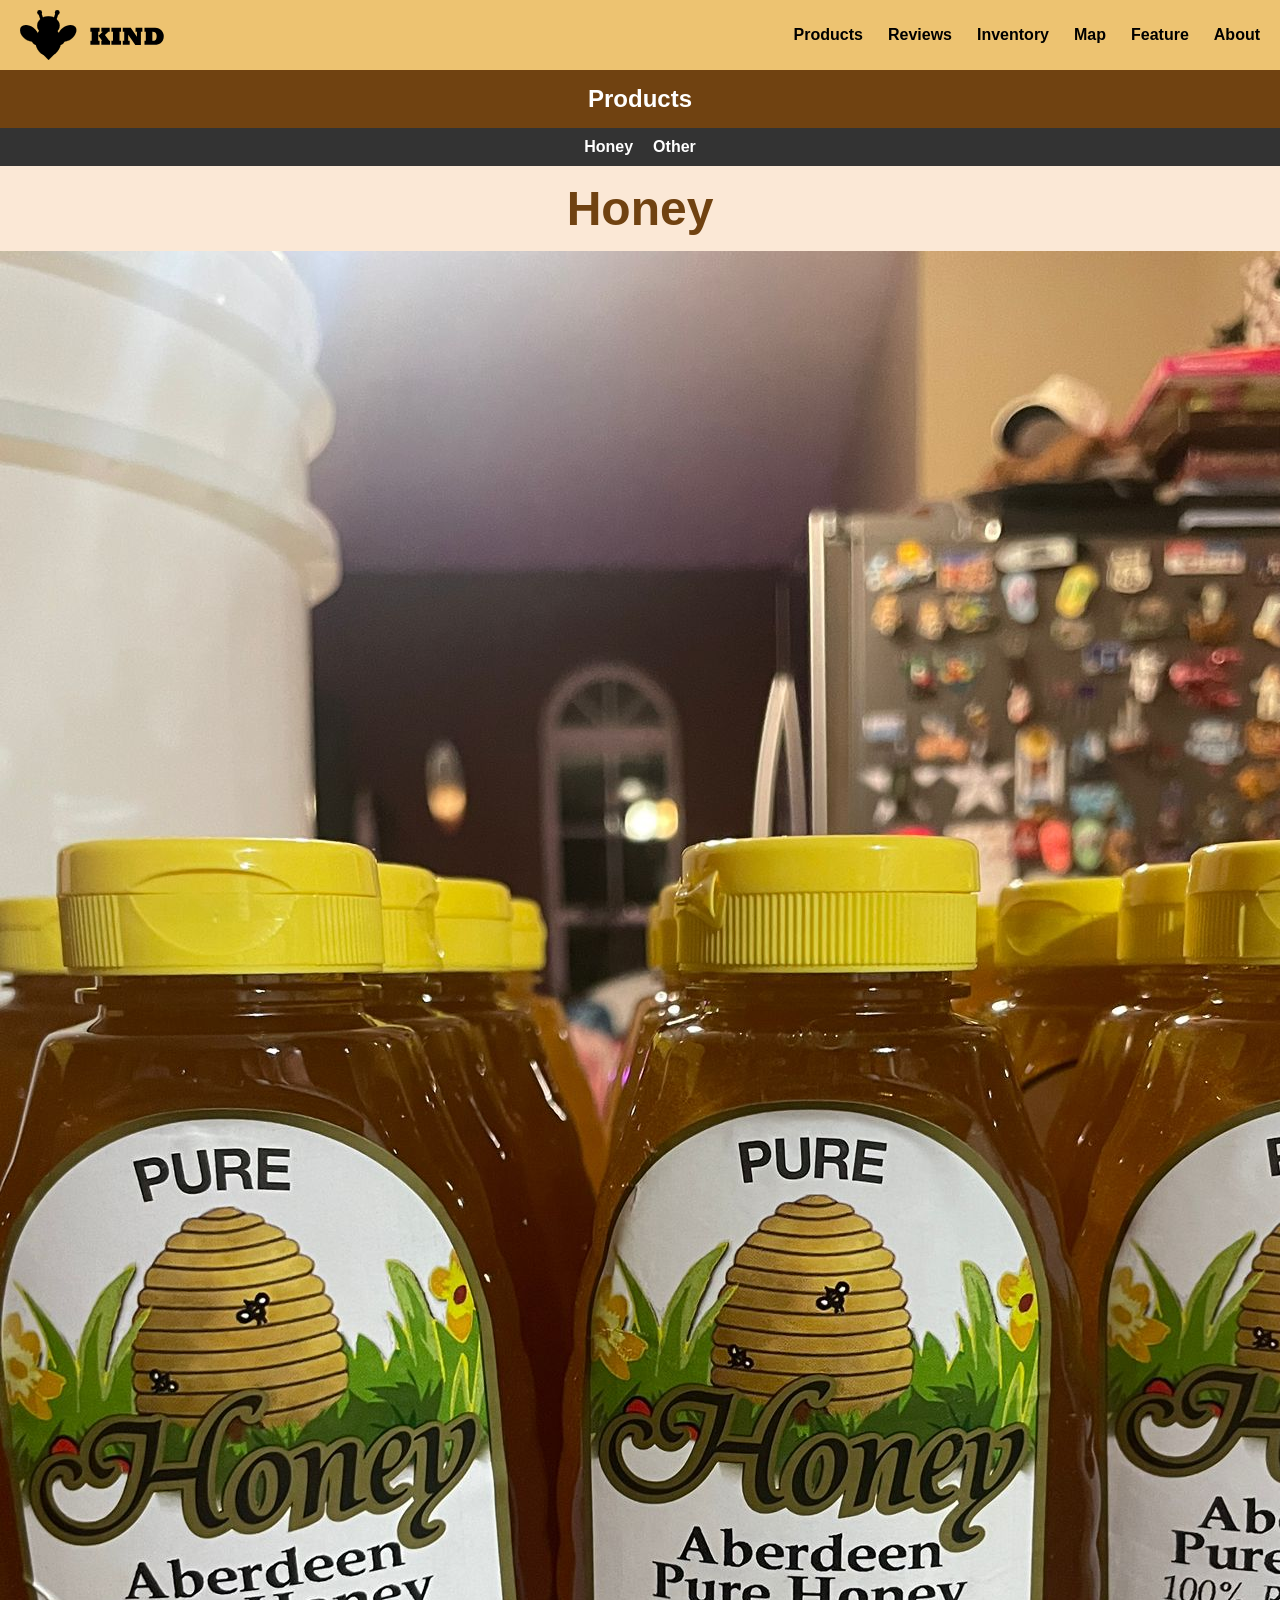
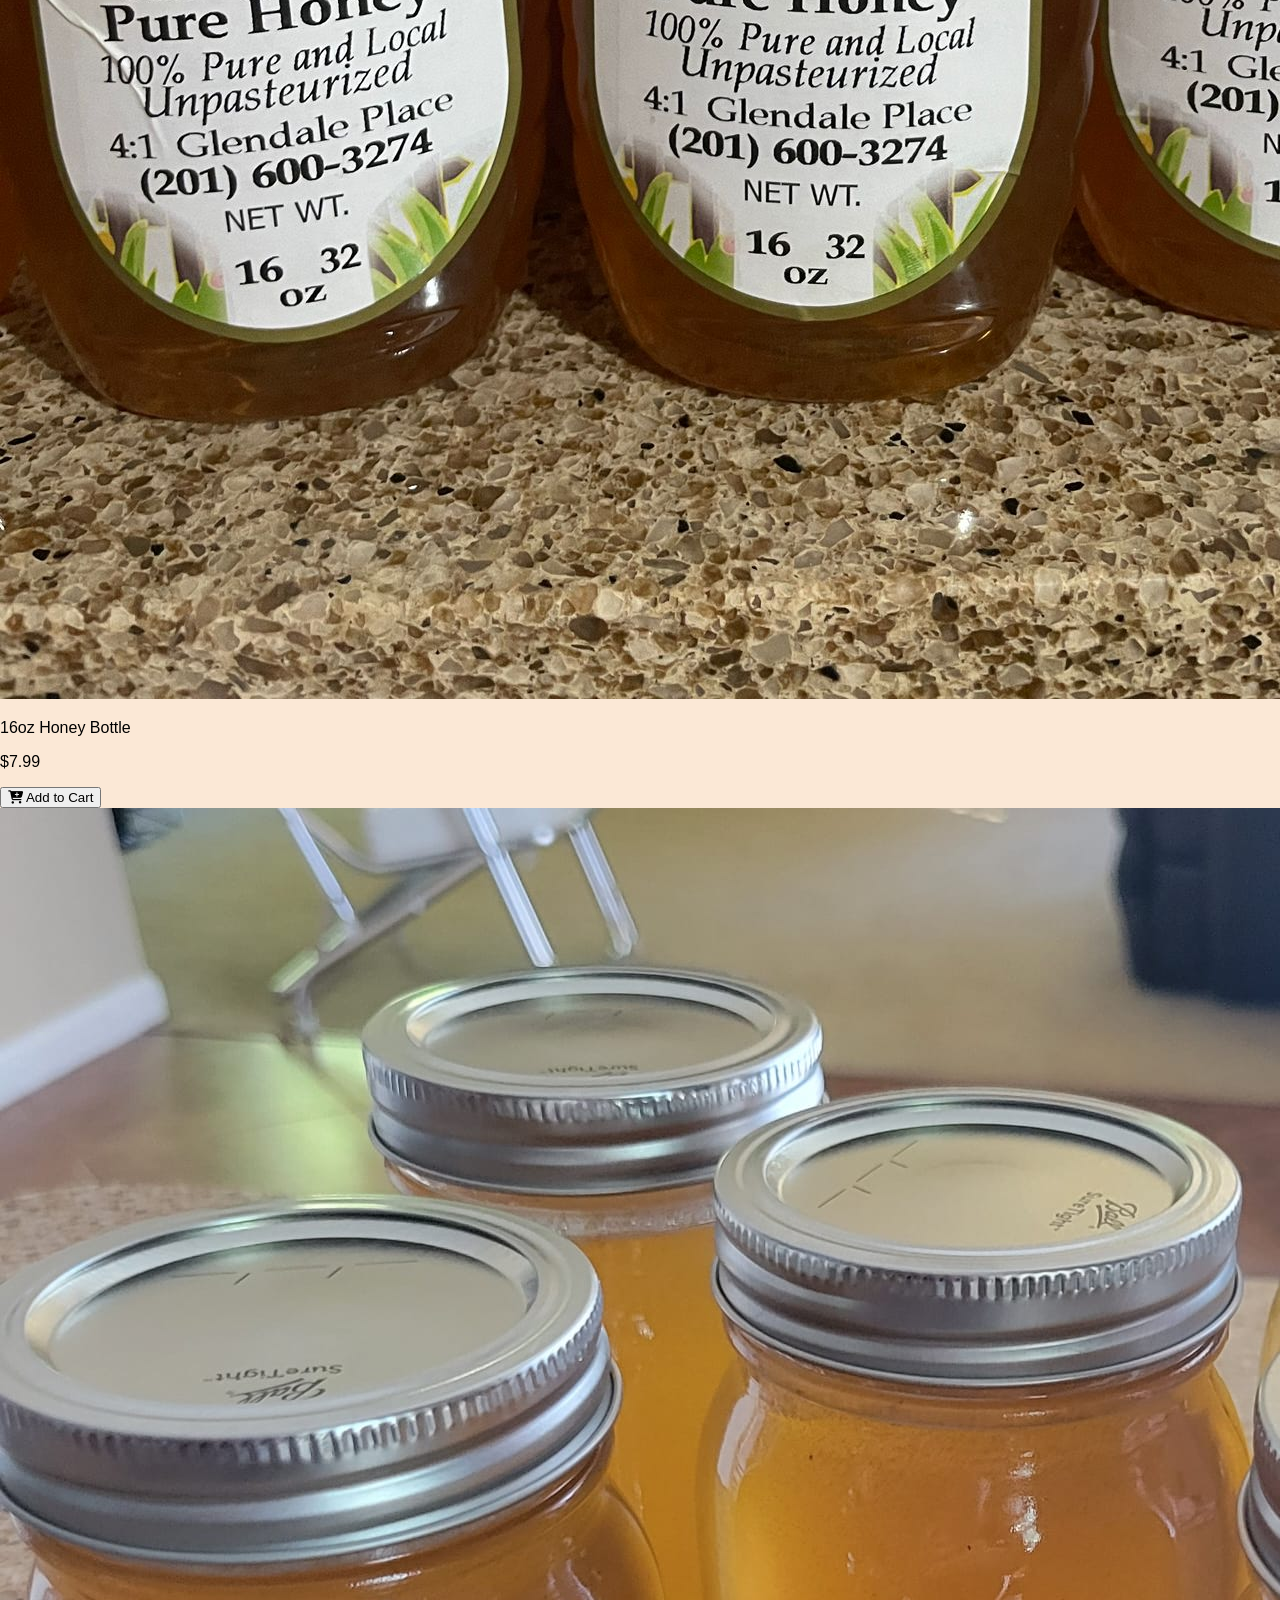
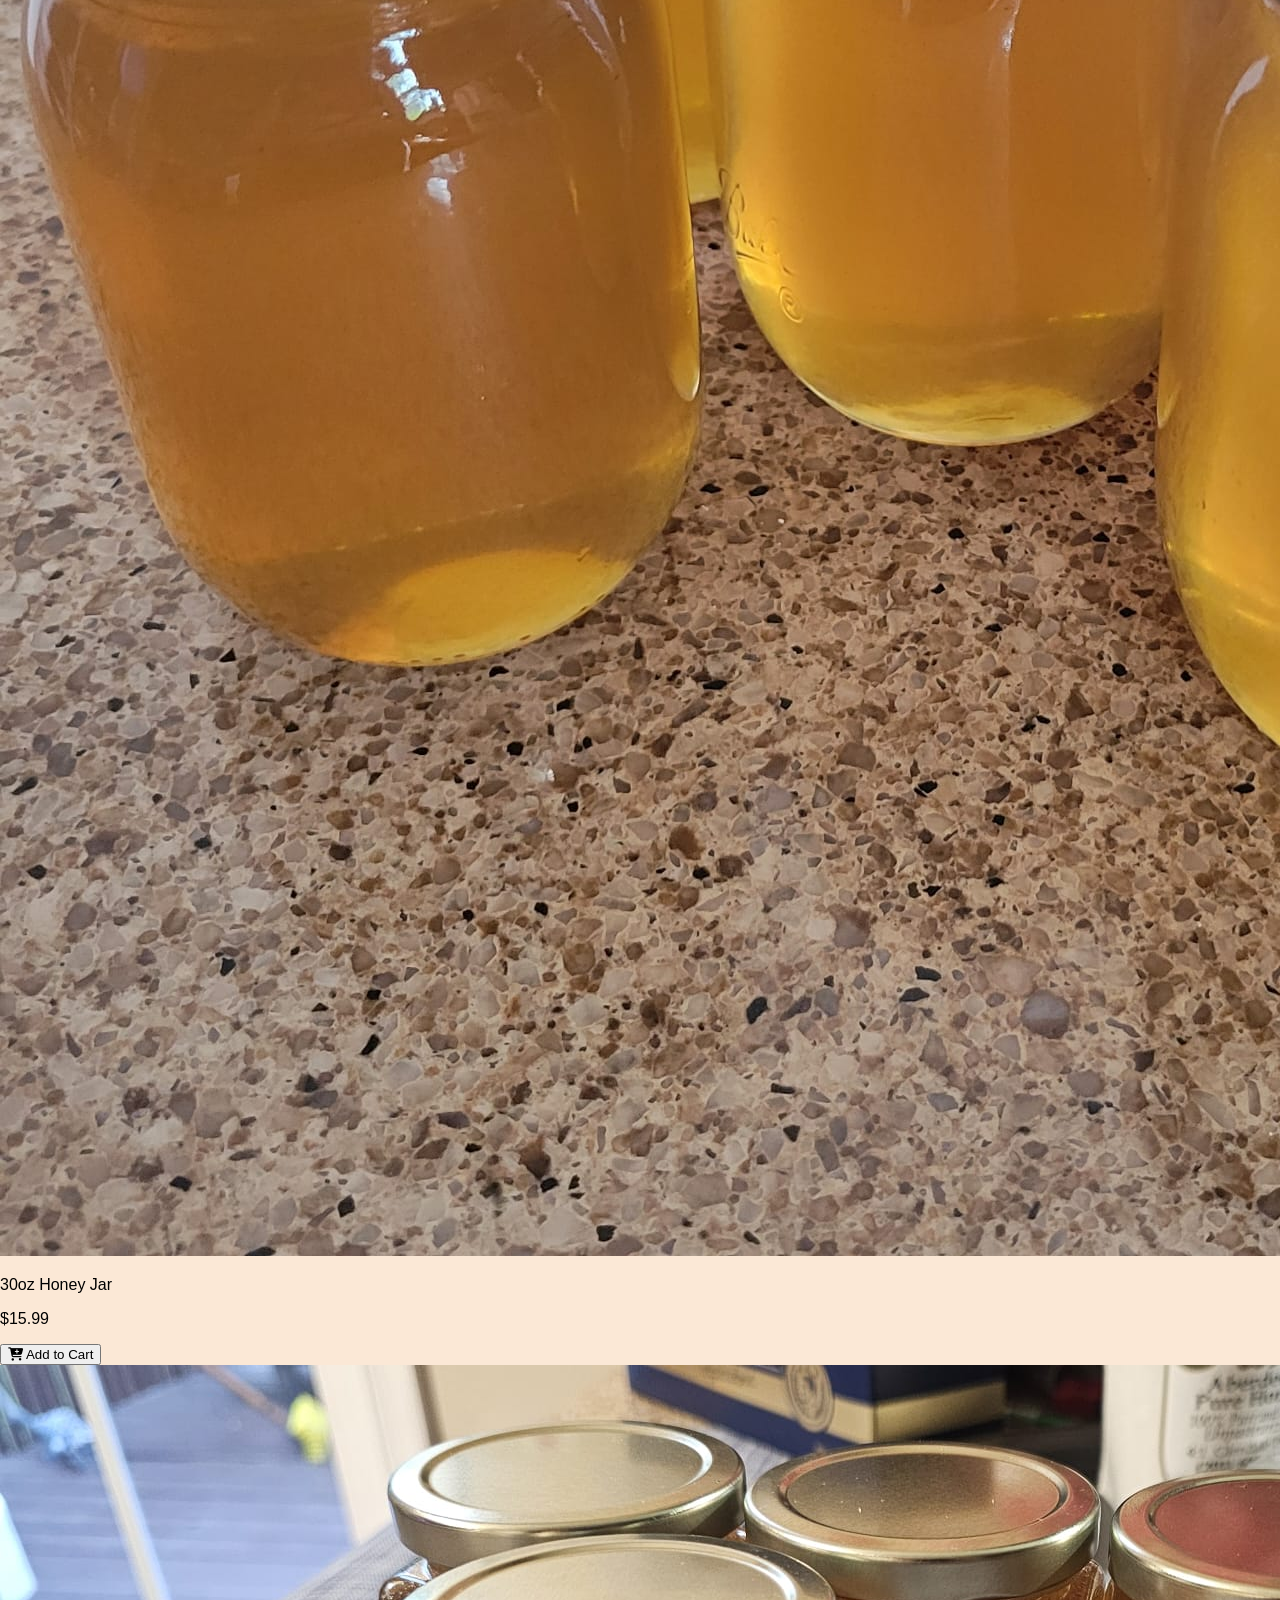
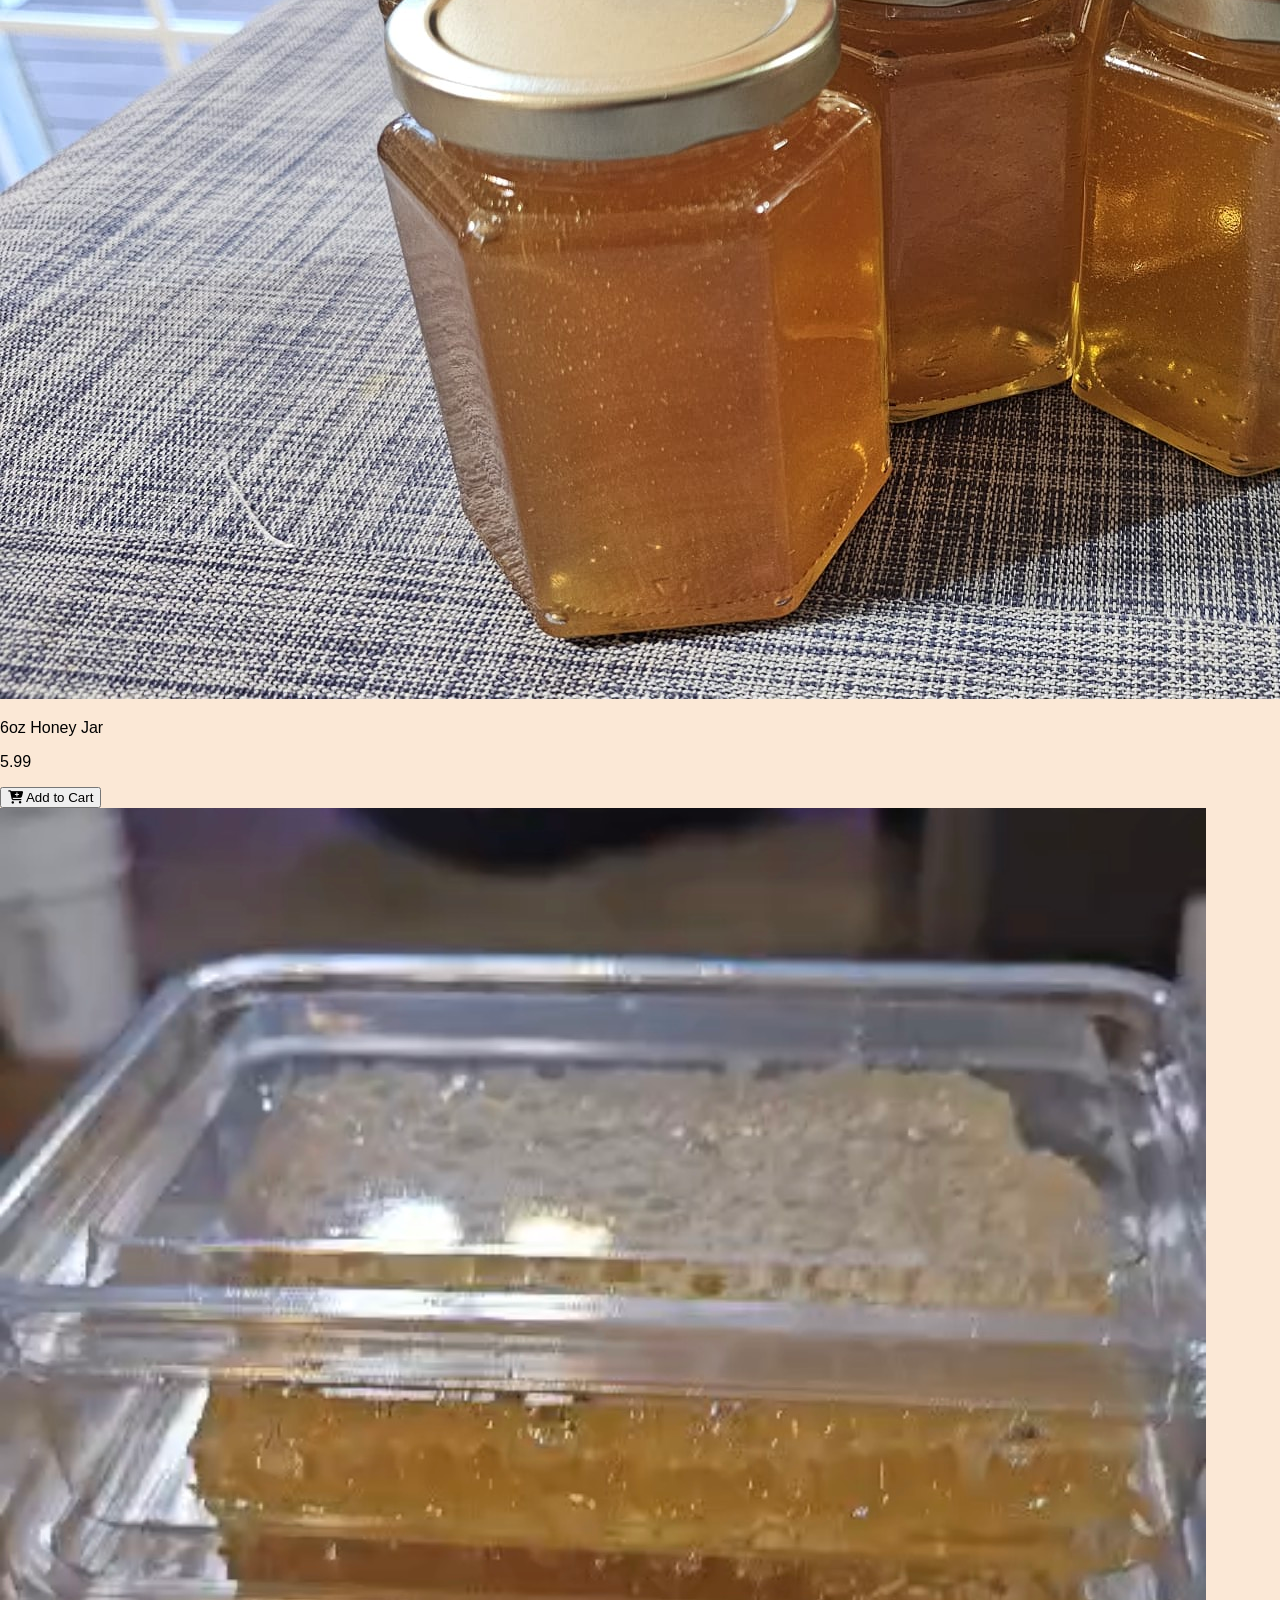
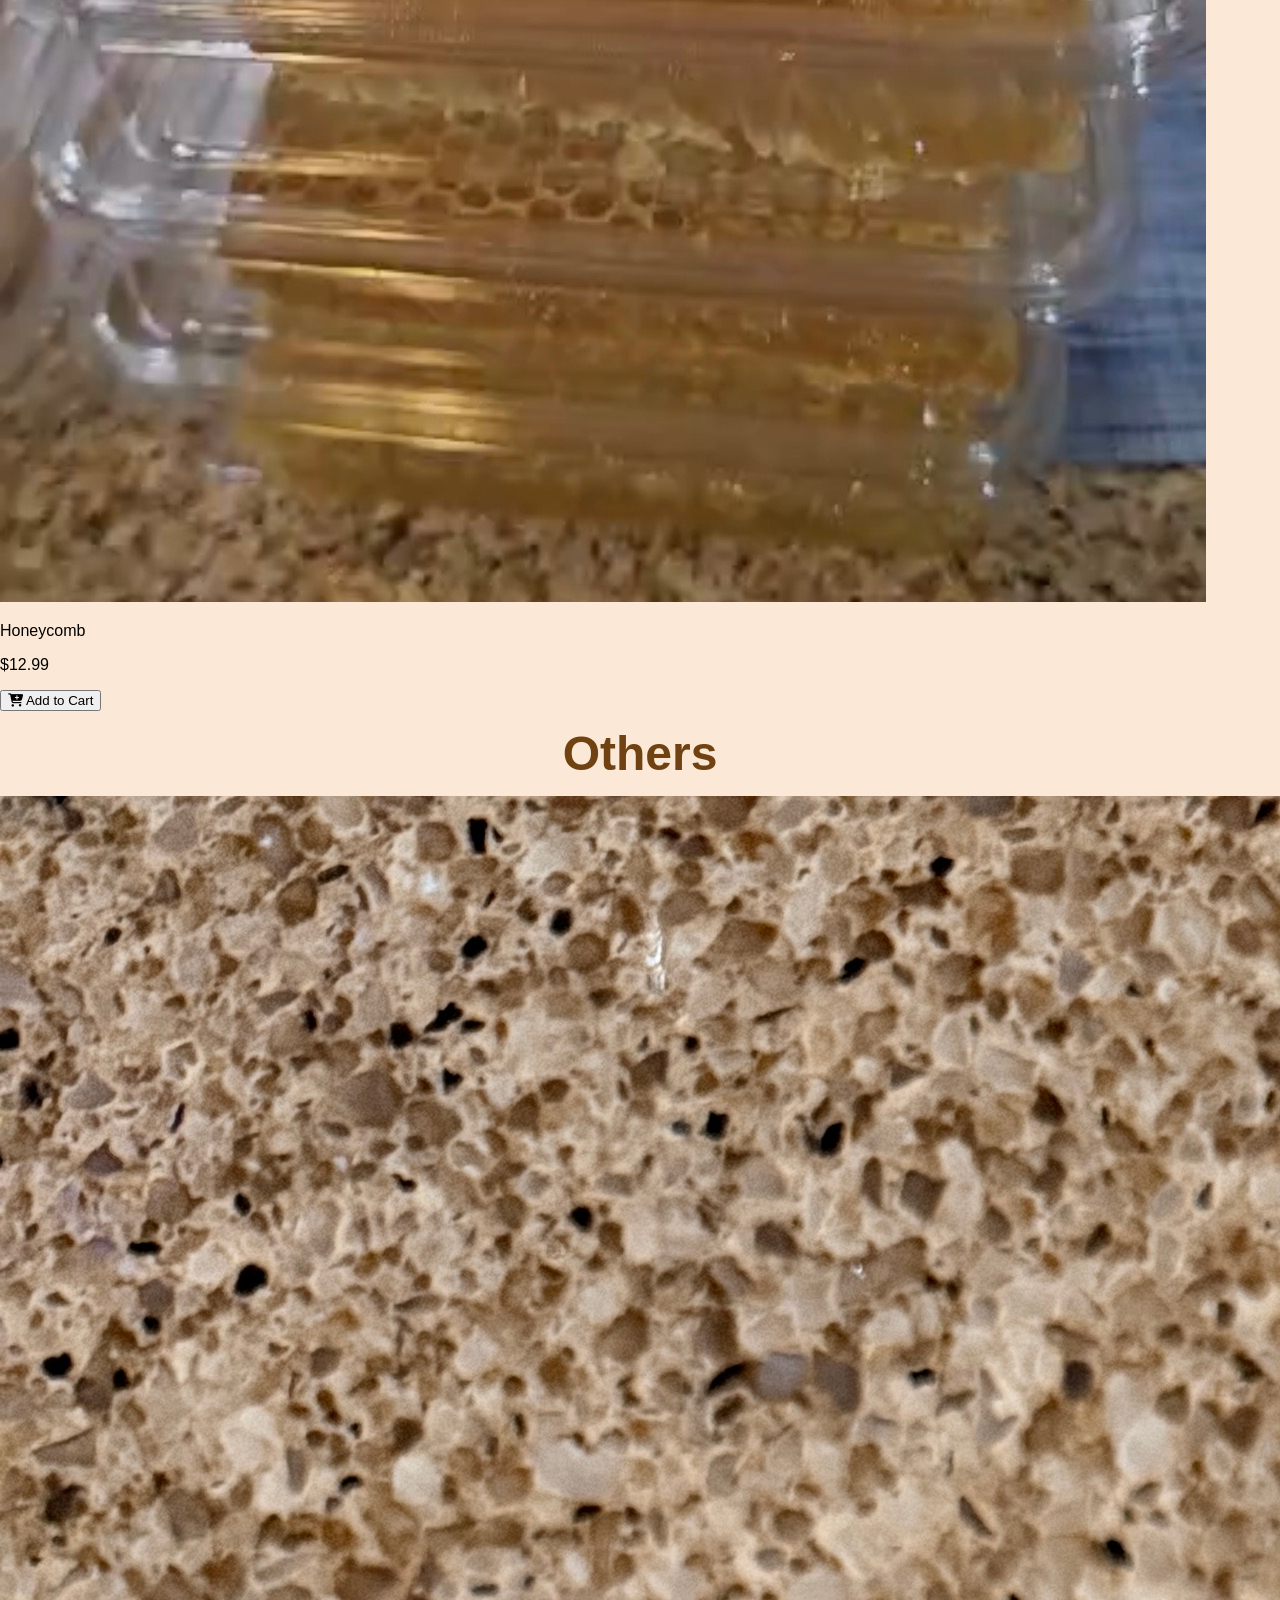
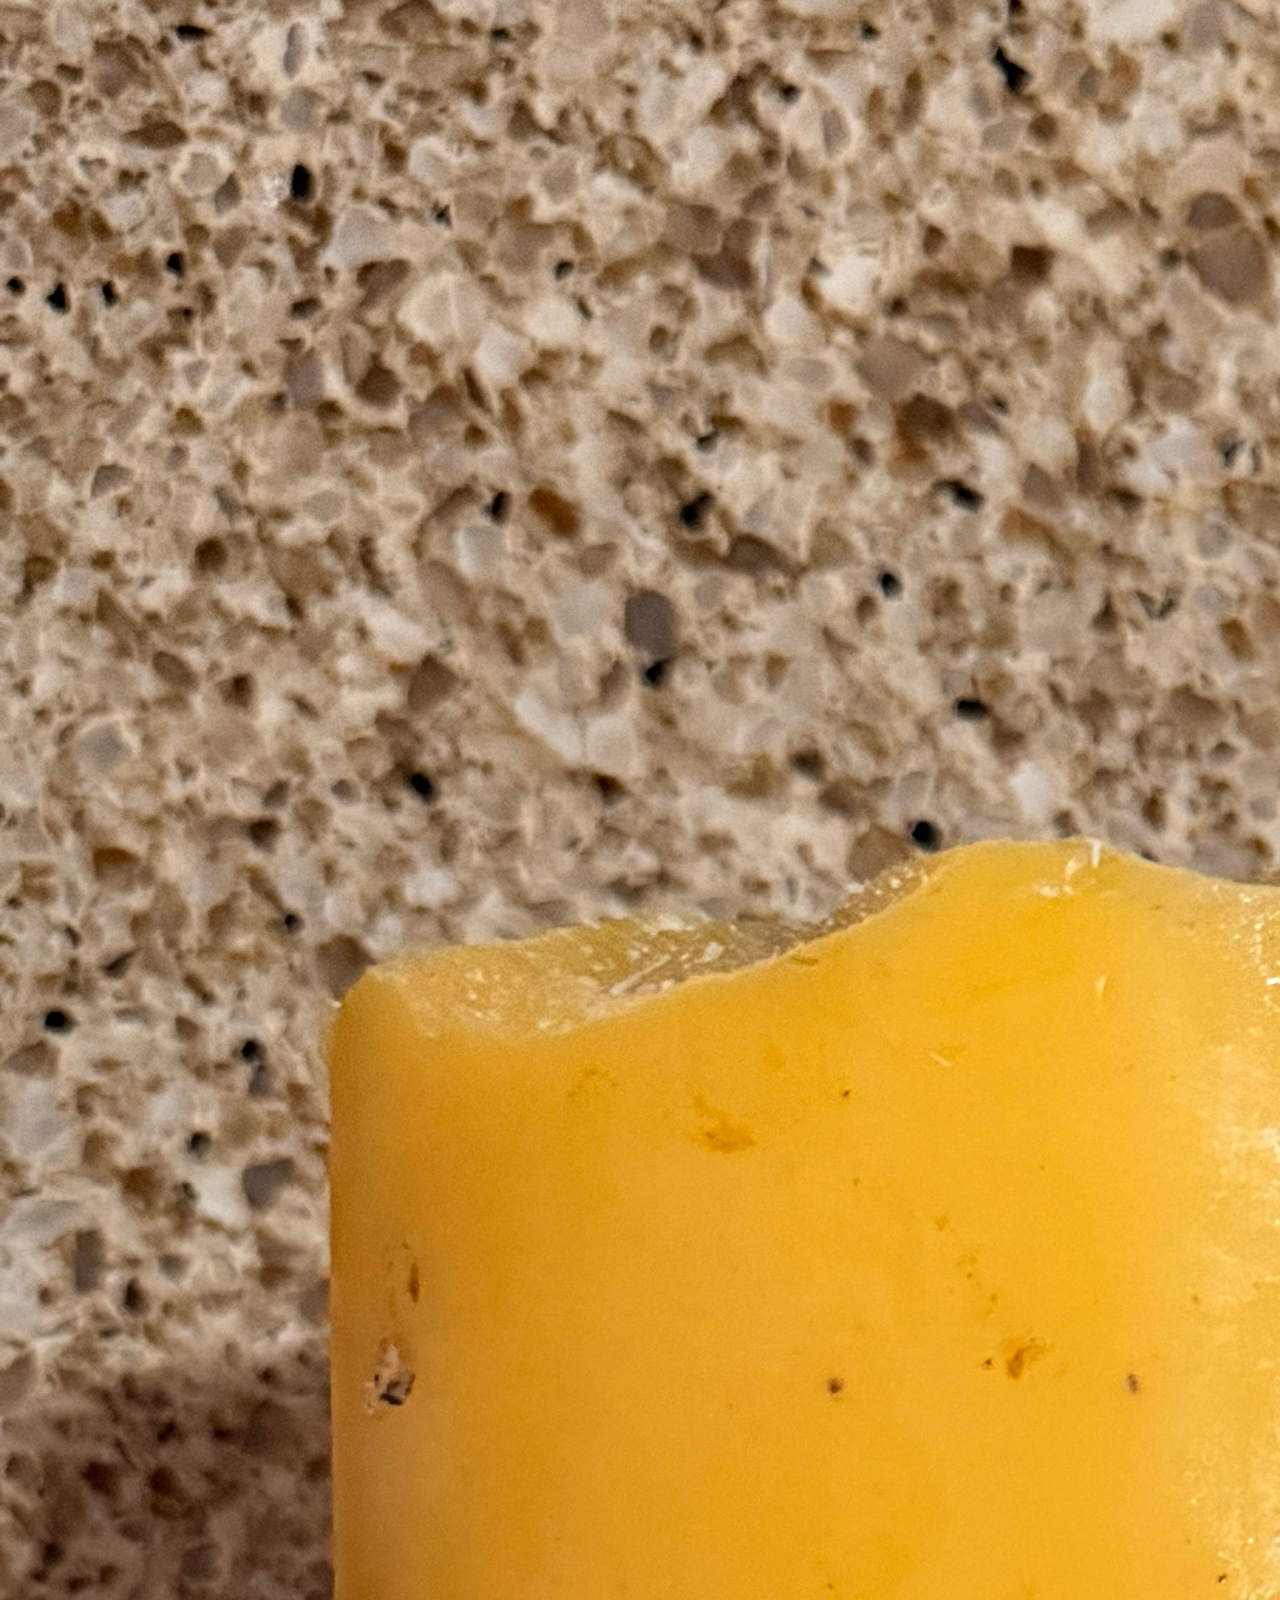
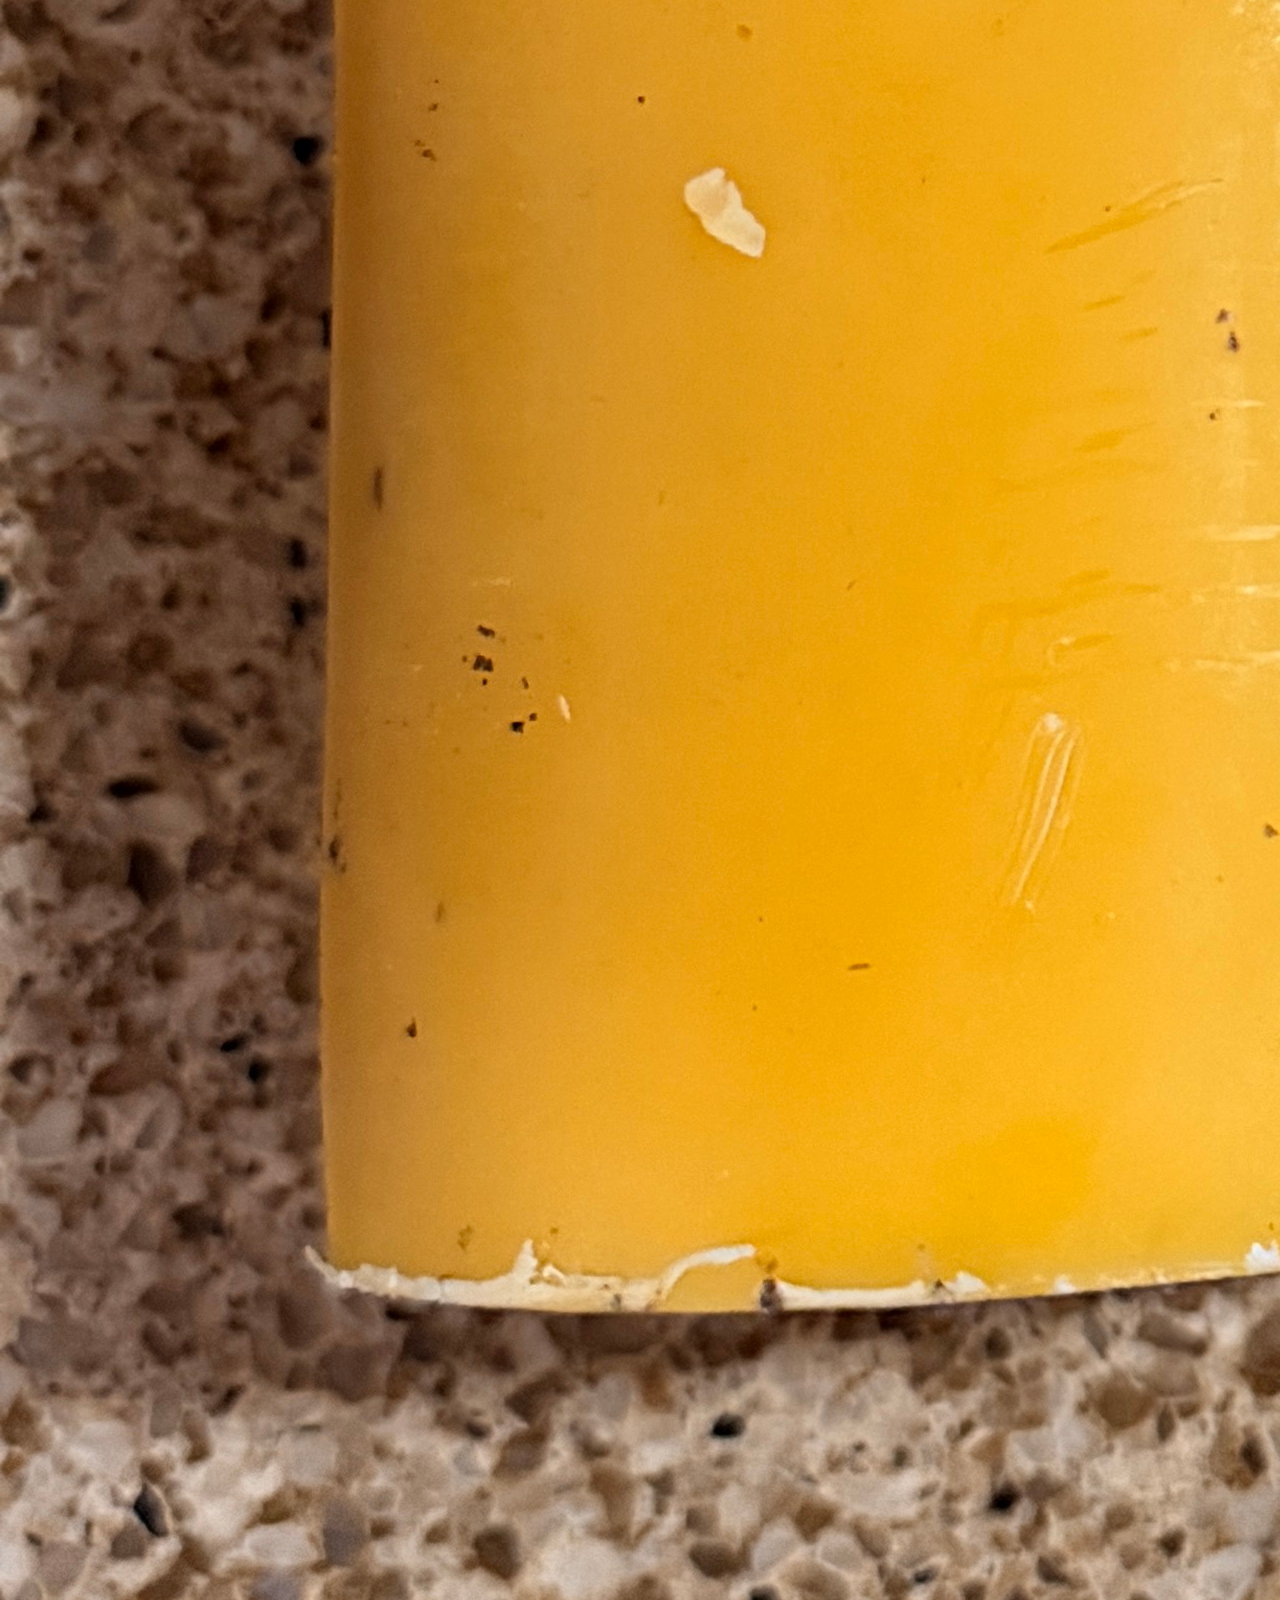
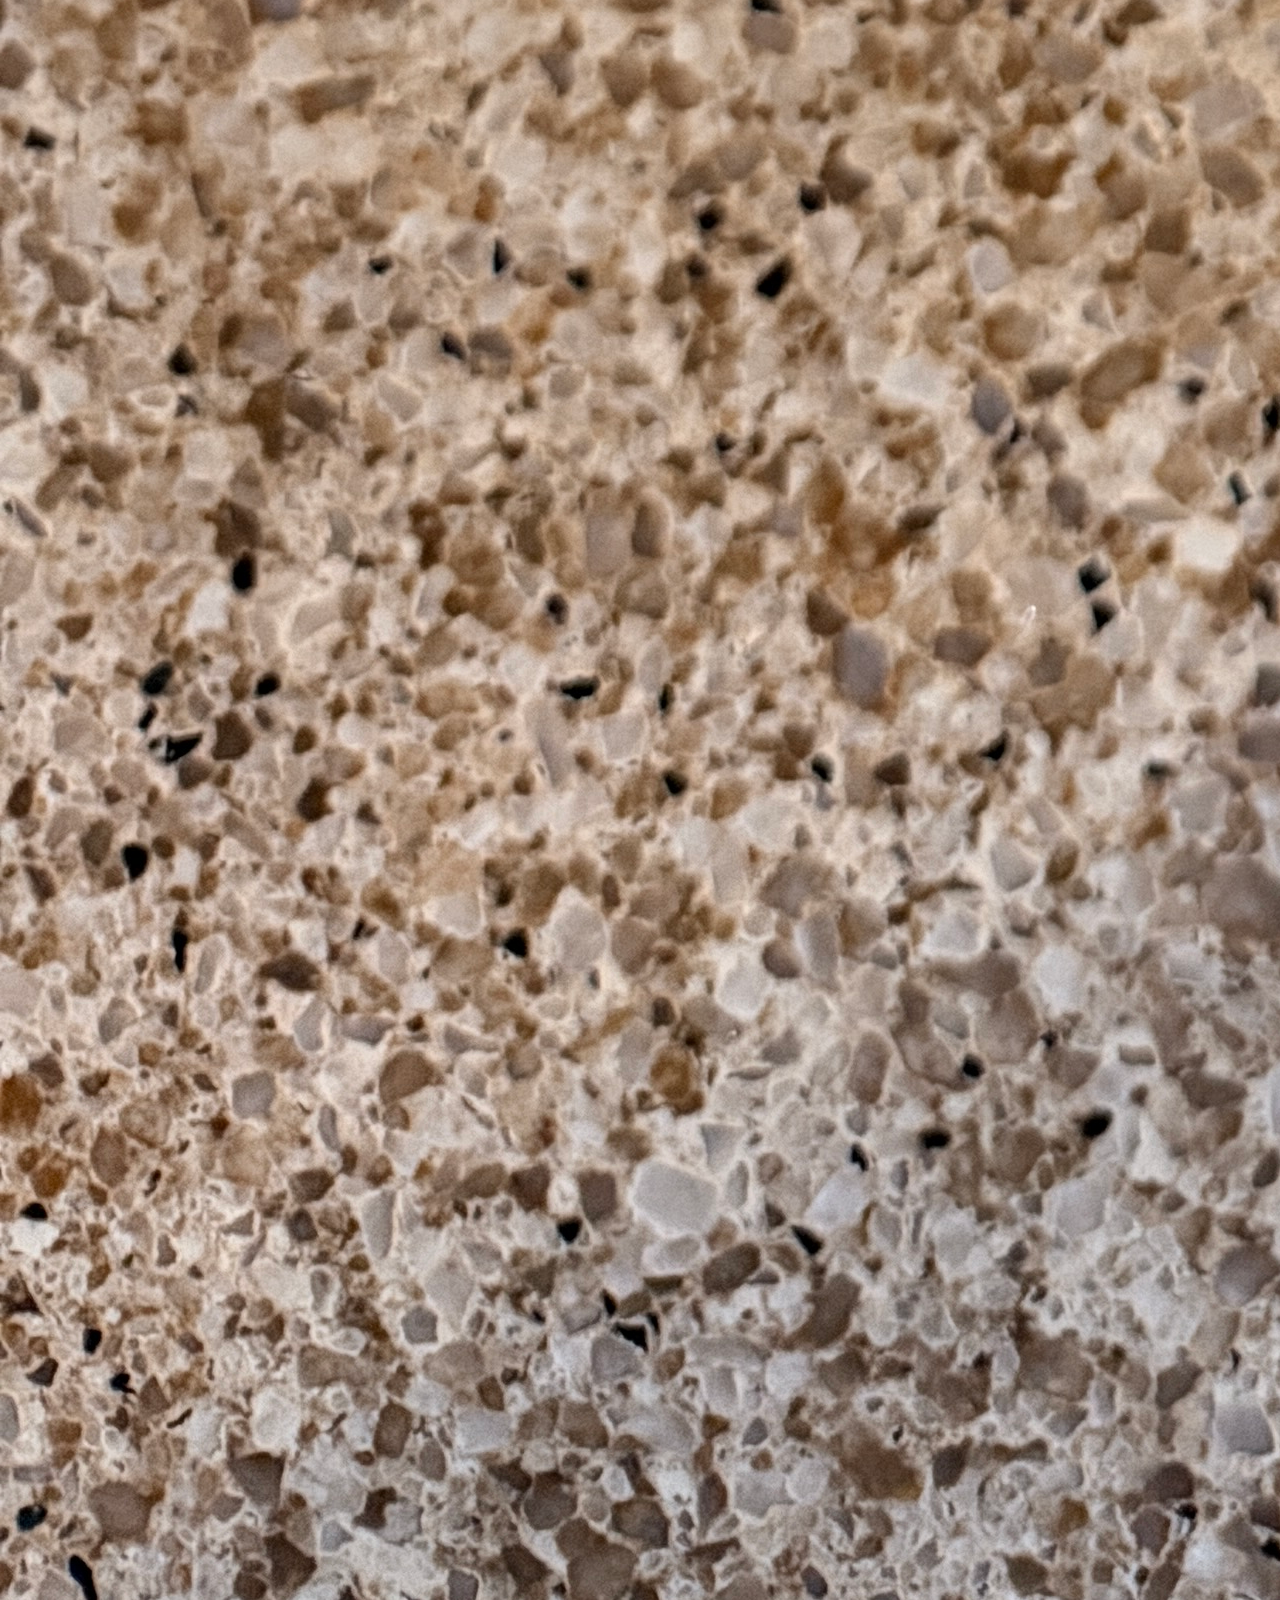
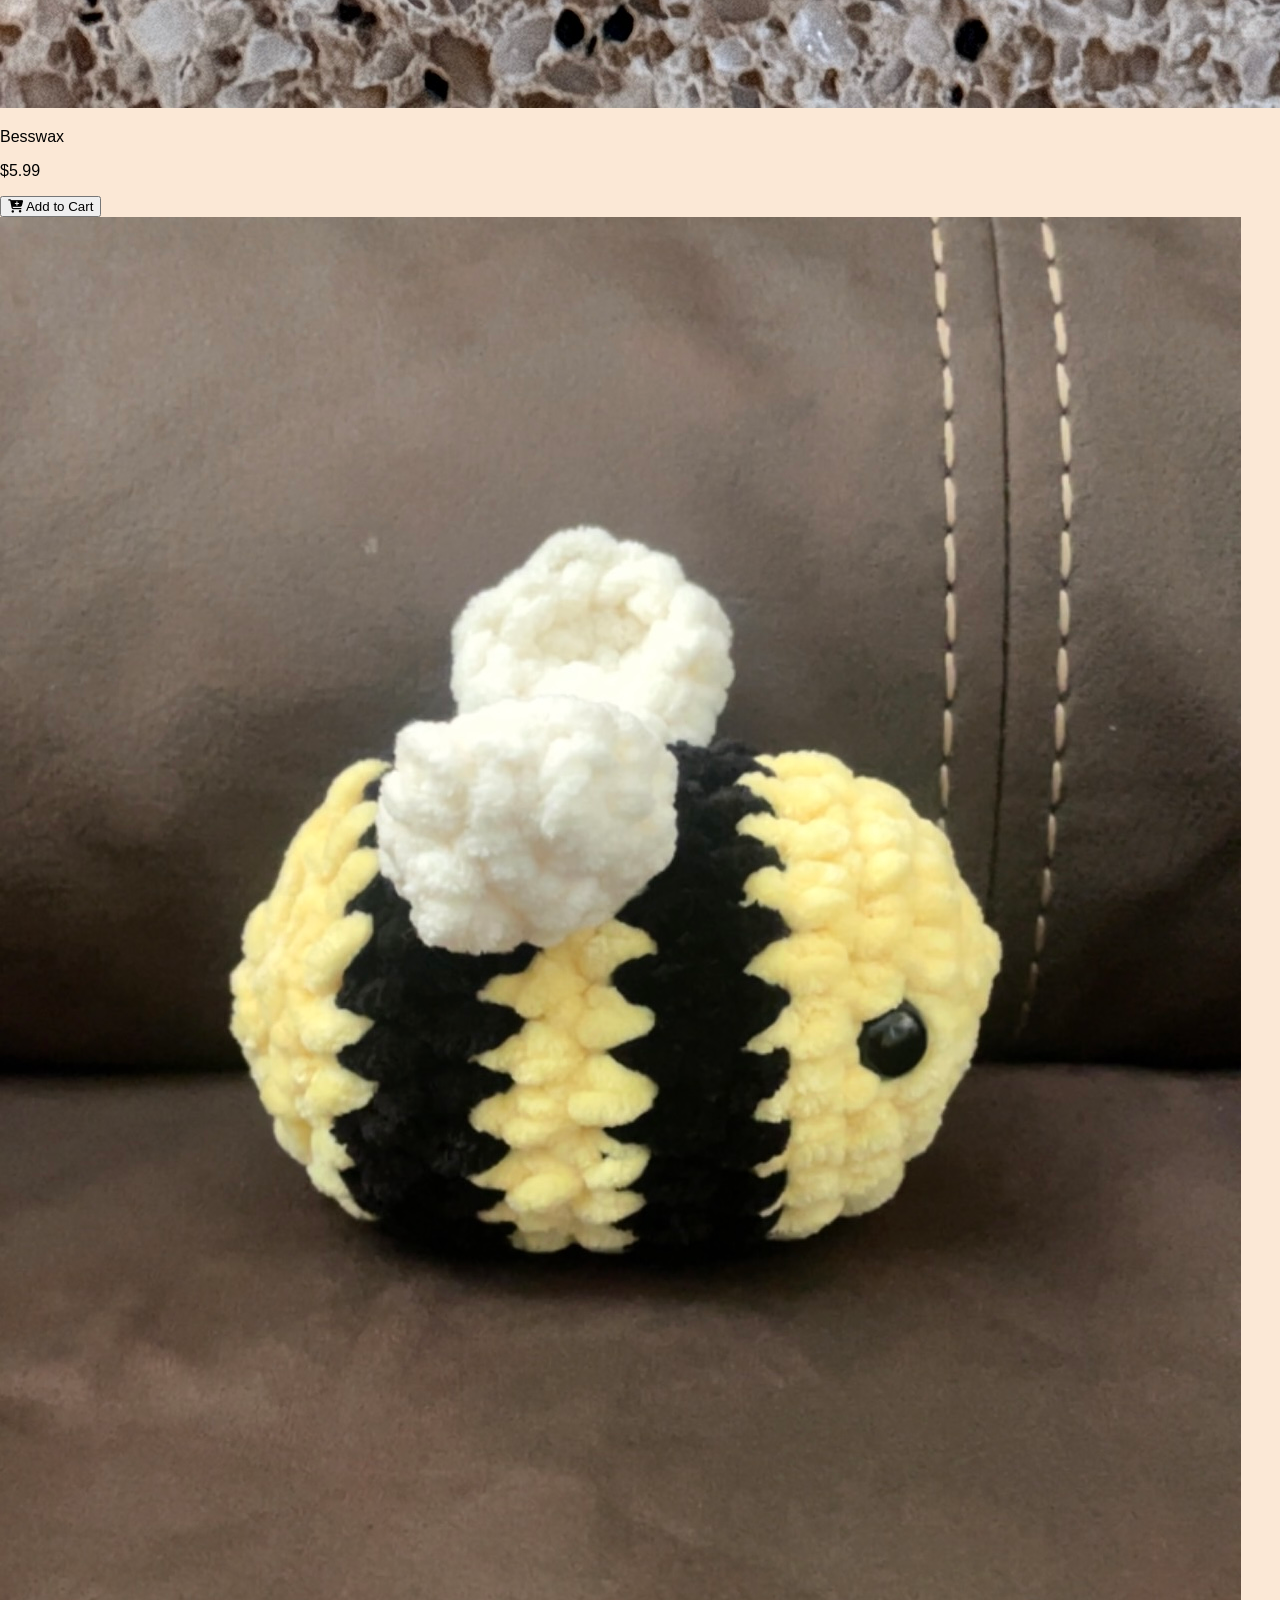
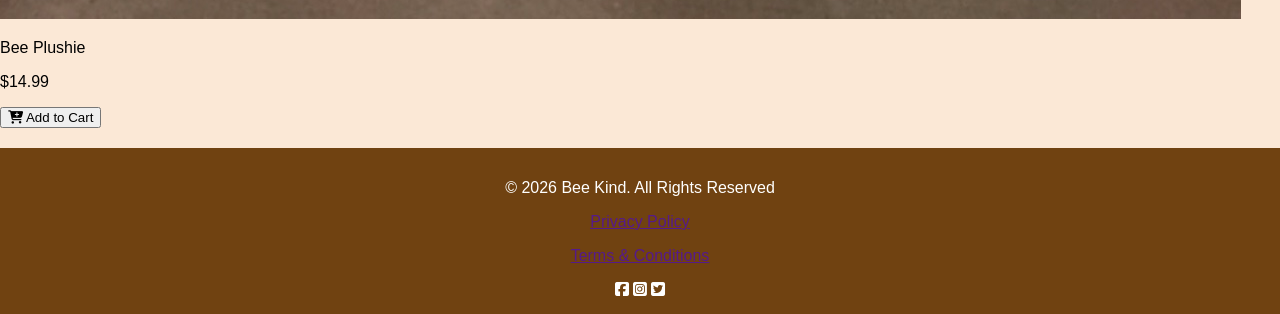
<file: products.html>
<!DOCTYPE html>
<html lang="en">
<head>
    <meta charset="UTF-8">
    <meta name="viewport" content="width=device-width, initial-scale=1.0">
    <title>Products</title>
    <link rel="stylesheet" href="style.css">
    <link rel="stylesheet" href="https://cdnjs.cloudflare.com/ajax/libs/font-awesome/6.5.0/css/all.min.css">
</head>
<body class="product">
    <header class="site-header">
        <a href="index.html" class="logo">
            <img src="img/SVG/Asset 1.svg" alt="Bee Kind">
        </a>
        <nav class="main-nav">
            <ul>
                <li><a href="products.html">Products</a></li>
                <li><a href="reviews.html">Reviews</a></li>
                <li><a href="inventory.html">Inventory</a></li>
                <li><a href="map.html">Map</a></li>
                <li><a href="feature.html">Feature</a></li>
                <li><a href="about.html">About</a></li>
            </ul>
        </nav>
    </header>

    <h2>Products</h2>

    <nav class="site-nav">
        <ul>
            <li><a href="#honey">Honey</a></li>
            <li><a href="#other">Other</a></li>
        </ul>
    </nav>


    <div class="wrapper">

        <h2 class="title" id="honey">Honey</h2>

        <div class="product-grid">

            <div class="product-card">
                <img class="product-image" src="img/Bottle-Packed.jpg" alt="bottled honet">
                <p class="product-name">16oz Honey Bottle</p>
                <p class="product-price">$7.99</p>
                <button class="cart">
                    <i class="fa-solid fa-cart-plus"></i> Add to Cart
                </button>
            </div>

            <div class="product-card">
                <img class="product-image" src="img/big-jar.jpg" alt="BIG Jar">
                <p class="product-name">30oz Honey Jar</p>
                <p class="product-price">$15.99</p>
                <button class="cart">
                    <i class="fa-solid fa-cart-plus"></i> Add to Cart
                </button>
            </div>

            <div class="product-card">
                <img class="product-image" src="img/small-jar.JPG" alt="bottled honet">
                <p class="product-name">6oz Honey Jar</p>
                <p class="product-price">5.99</p>
                <button class="cart">
                    <i class="fa-solid fa-cart-plus"></i> Add to Cart
                </button>
            </div>
            <div class="product-card">
                <img class="product-image" src="img/packed-combs.PNG" alt="Packed Combs">
                <p class="product-name">Honeycomb</p>
                <p class="product-price">$12.99</p>
                <button class="cart">
                    <i class="fa-solid fa-cart-plus"></i> Add to Cart
                </button>
            </div>

  
        </div>

        <h2 class="title" id="other">Others</h2>
        <div class="product-grid">
            <div class="product-card">
                <img class="product-image" src="img/wax.JPG" alt="Packed Combs">
                <p class="product-name">Besswax</p>
                <p class="product-price">$5.99</p>
                <button class="cart">
                    <i class="fa-solid fa-cart-plus"></i> Add to Cart
                </button>
            </div>


            <div class="product-card">
                <img class="product-image" src="img/plushie.JPG" alt="Packed Combs">
                <p class="product-name">Bee Plushie</p>
                <p class="product-price">$14.99</p>
                <button class="cart">
                    <i class="fa-solid fa-cart-plus"></i> Add to Cart
                </button>
            </div>

        </div>
    </div>

    <footer>
        <p>© 2026 Bee Kind. All Rights Reserved</p>
        <a href=""><p>Privacy Policy</p></a>
        <a href=""><p>Terms &amp; Conditions</p></a>
        <i class="fa-brands fa-square-facebook"></i>
        <i class="fa-brands fa-square-instagram"></i>
        <i class="fa-brands fa-square-twitter"></i>
    </footer>
</body>
</html>
</file>
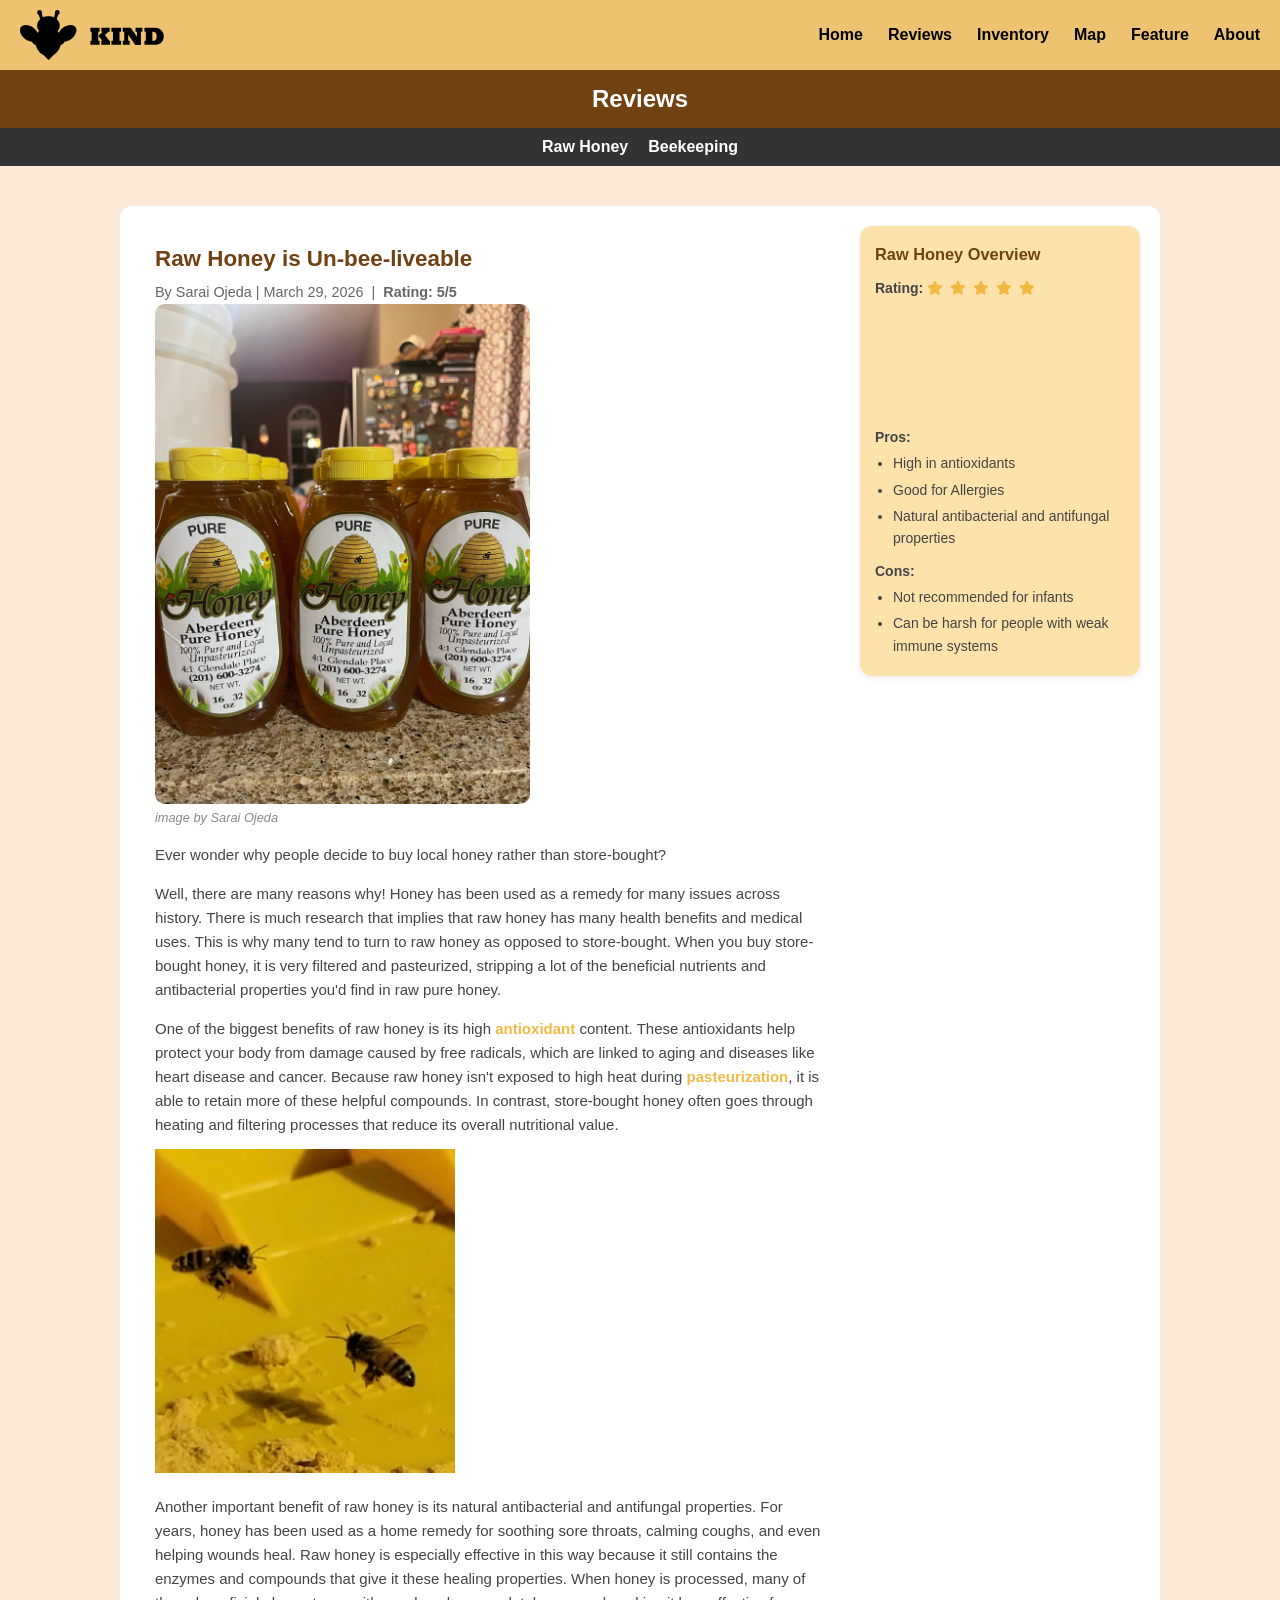
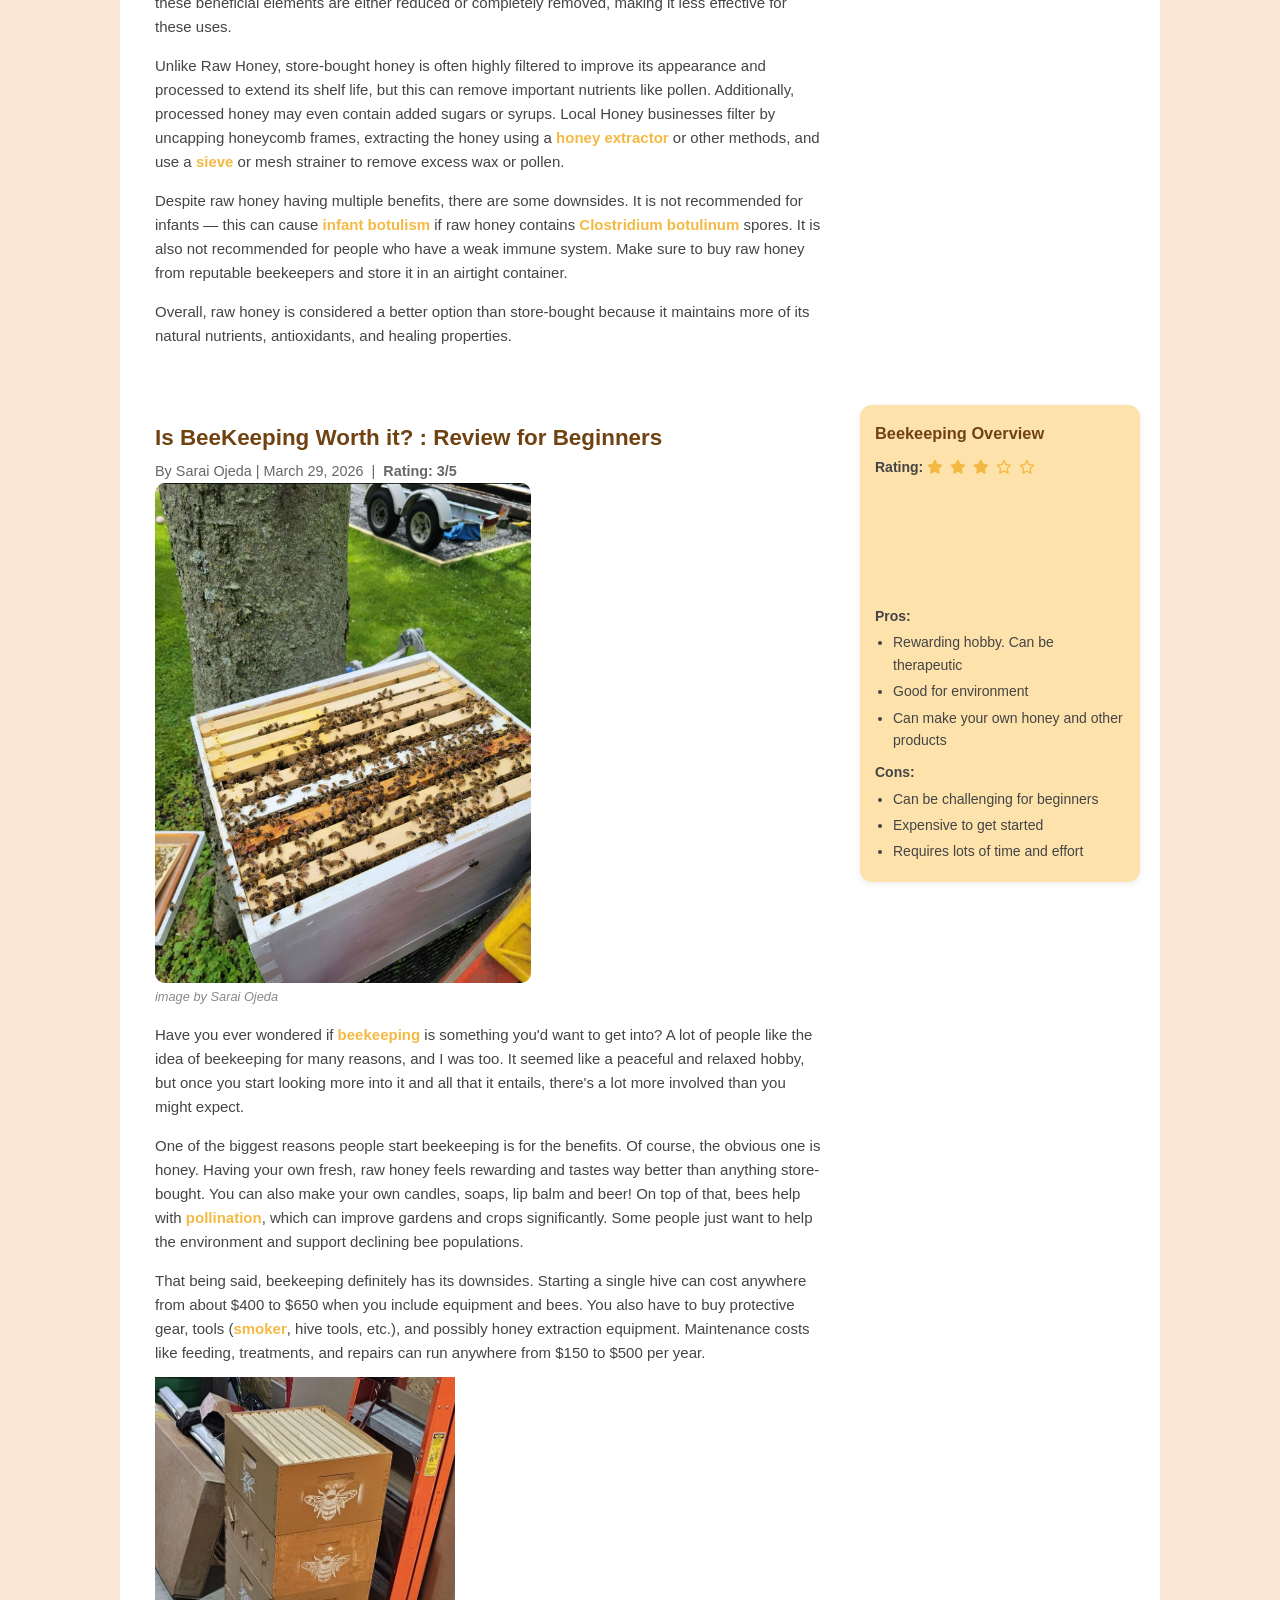
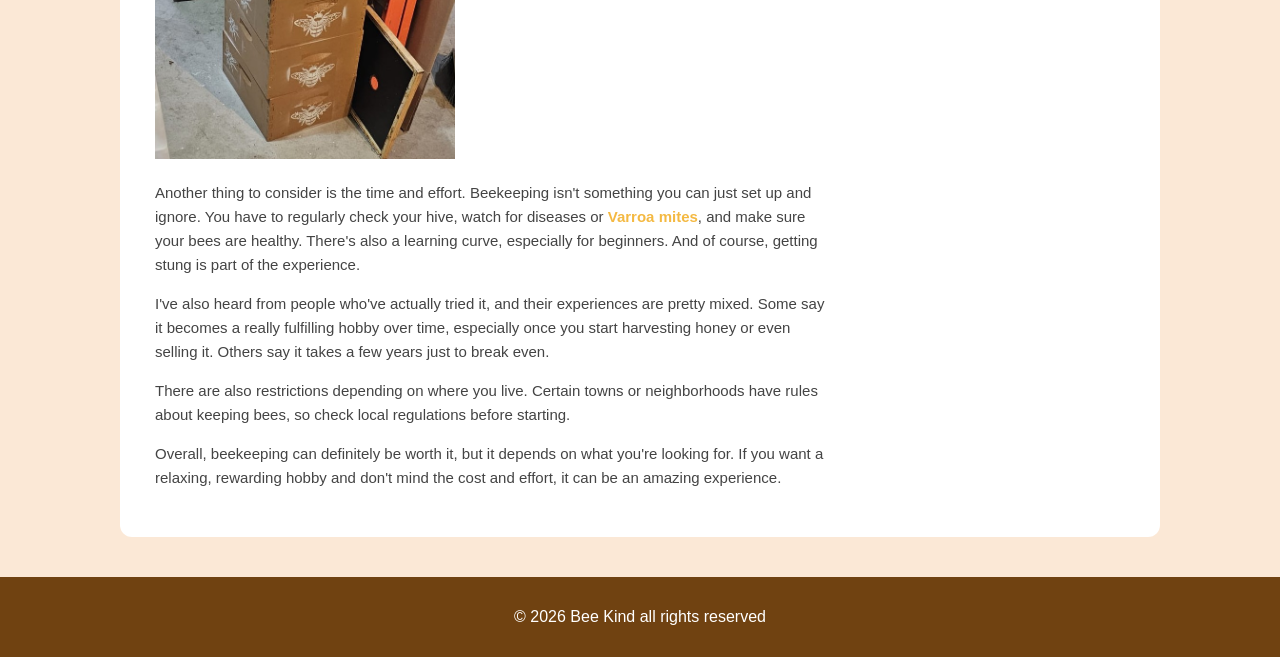
<file: review-draft.html>
<!DOCTYPE html>
<html lang="en">
<head>
    <meta charset="UTF-8">
    <meta name="viewport" content="width=device-width, initial-scale=1.0">
    <title>Reviews</title>
    <link rel="stylesheet" href="style.css">
    <link rel="stylesheet" href="https://cdnjs.cloudflare.com/ajax/libs/font-awesome/6.5.0/css/all.min.css">
</head>
<body class="reviews-page">
    <header class="site-header">
        <a href="index.html" class="logo">
            <img src="img/SVG/Asset 1.svg" alt="Bee Kind">
        </a>    

        <nav class="main-nav">
            <ul>
                <li><a href="index.html">Home</a></li>
                <li><a href="reviews.html">Reviews</a></li>
                <li><a href="inventory.html">Inventory</a></li>
                <li><a href="map.html">Map</a></li>
                <li><a href="feature.html">Feature</a></li>
                <li><a href="about.html">About</a></li>
            </ul>
        </nav>
    </header>

    <h2>Reviews</h2>

    <nav class="site-nav">
        <ul>
            <li><a href="#honey-review">Raw Honey</a></li>
            <li><a href="#beekeeping-review">Beekeeping</a></li>
        </ul>
    </nav>

    <div class="wrapper">

        <article class="review1" id="honey-review">
            <div class="article-grid-1">
                <div class="rheader">
                    <h3>Raw Honey is Un-bee-liveable</h3>
                    <p>By Sarai Ojeda | March 29, 2026 &nbsp;|&nbsp; <b>Rating: 5/5</b></p>
                </div>
                <div class="rlead">
                    <img src="img/Bottle-Packed.jpg" alt="Honey Bottles">
                    <p class="image-credit">image by Sarai Ojeda</p>
                </div>
                <div class="rinfo">
                    <p>Ever wonder why people decide to buy local honey rather than store-bought?</p>
                    <p>Well, there are many reasons why! Honey has been used as a remedy for many issues across history.
                        There is much research that implies that raw honey has many health benefits and medical uses. This is why many tend to turn to raw honey as opposed to store-bought.
                        When you buy store-bought honey, it is very filtered and pasteurized, stripping a lot of the beneficial nutrients and antibacterial properties you'd find in raw pure honey.
                    </p>
                    <p>One of the biggest benefits of raw honey is its high <a href="https://en.wikipedia.org/wiki/Antioxidant" target="_blank" rel="noopener noreferrer">antioxidant</a> content. These antioxidants help protect your body from damage caused by free radicals, which are linked to aging and diseases
                        like heart disease and cancer. Because raw honey isn't exposed to high heat during <a href="https://en.wikipedia.org/wiki/Pasteurization" target="_blank" rel="noopener noreferrer">pasteurization</a>, it is able to retain more of these helpful compounds. In contrast, store-bought honey often goes through
                        heating and filtering processes that reduce its overall nutritional value.
                    </p>
                    <img src="img/close-bees.PNG" alt="Close up Picture of Bees" width="300">
                    <p>Another important benefit of raw honey is its natural antibacterial and antifungal properties. For years, honey has been used as a home remedy for soothing sore throats, calming coughs, and even helping wounds heal.
                        Raw honey is especially effective in this way because it still contains the enzymes and compounds that give it these healing properties. When honey is processed, many of these beneficial elements are either reduced or completely removed, making it less effective for these uses.
                    </p>
                    <p>Unlike Raw Honey, store-bought honey is often highly filtered to improve its appearance and processed to extend its shelf life, but this can remove important nutrients like pollen. Additionally, processed honey may even contain added sugars or syrups. Local Honey businesses filter by uncapping honeycomb frames, extracting the honey using a <a href="https://en.wikipedia.org/wiki/Honey_extractor" target="_blank" rel="noopener noreferrer">honey extractor</a> or other methods, and use a <a href="https://en.wikipedia.org/wiki/Sieve" target="_blank" rel="noopener noreferrer">sieve</a> or mesh strainer to remove excess wax or pollen.
                    </p>
                    <p>Despite raw honey having multiple benefits, there are some downsides. It is not recommended for infants — this can cause <a href="https://en.wikipedia.org/wiki/Botulism" target="_blank" rel="noopener noreferrer">infant botulism</a> if raw honey contains <a href="https://en.wikipedia.org/wiki/Clostridium_botulinum" target="_blank" rel="noopener noreferrer">Clostridium botulinum</a> spores. It is also not recommended for people who have a weak immune system. Make sure to buy raw honey from reputable beekeepers and store it in an airtight container.
                    </p>
                    <p>Overall, raw honey is considered a better option than store-bought because it maintains more of its natural nutrients, antioxidants, and healing properties.</p>
                </div>

            </div>
        </article>

        <article class="review2" id="beekeeping-review">
            <div class="article-grid-1">
                <div class="rheader">
                    <h3>Is BeeKeeping Worth it? : Review for Beginners</h3>
                    <p>By Sarai Ojeda | March 29, 2026 &nbsp;|&nbsp; <b>Rating: 3/5</b></p>
                </div>
                <div class="rlead">
                    <img src="img/hive.jpeg" alt="Beehive">
                    <p class="image-credit">image by Sarai Ojeda</p>
                </div>
                <div class="rinfo">
                    <p>Have you ever wondered if <a href="https://en.wikipedia.org/wiki/Beekeeping" target="_blank" rel="noopener noreferrer">beekeeping</a> is something you'd want to get into? A lot of people like the idea of beekeeping for many reasons, and I was too. It seemed like a peaceful and relaxed hobby,
                        but once you start looking more into it and all that it entails, there's a lot more involved than you might expect.
                    </p>
                    <p>One of the biggest reasons people start beekeeping is for the benefits. Of course, the obvious one is honey. Having your own fresh, raw honey feels rewarding and tastes way better than anything store-bought.
                        You can also make your own candles, soaps, lip balm and beer! On top of that, bees help with <a href="https://en.wikipedia.org/wiki/Pollination" target="_blank" rel="noopener noreferrer">pollination</a>, which can improve gardens and crops significantly. Some people just want to help the environment and support declining bee populations.
                    </p>
                    <p>That being said, beekeeping definitely has its downsides. Starting a single hive can cost anywhere from about $400 to $650 when you include equipment and bees. You also have to buy protective gear, tools (<a href="https://en.wikipedia.org/wiki/Smoker_(beekeeping)" target="_blank" rel="noopener noreferrer">smoker</a>, hive tools, etc.), and possibly honey extraction equipment. Maintenance costs like feeding, treatments, and repairs can run anywhere from $150 to $500 per year.
                    </p>
                    <img src="img/boxes.jpg" alt="Bee Boxes" width="300">

                    <p>Another thing to consider is the time and effort. Beekeeping isn't something you can just set up and ignore. You have to regularly check your hive, watch for diseases or <a href="https://en.wikipedia.org/wiki/Varroa_destructor" target="_blank" rel="noopener noreferrer">Varroa mites</a>, and make sure your bees are healthy. There's also a learning curve, especially for beginners. And of course, getting stung is part of the experience.
                    </p>
                    <p>I've also heard from people who've actually tried it, and their experiences are pretty mixed. Some say it becomes a really fulfilling hobby over time, especially once you start harvesting honey or even selling it. Others say it takes a few years just to break even.</p>
                    <p>There are also restrictions depending on where you live. Certain towns or neighborhoods have rules about keeping bees, so check local regulations before starting.</p>
                    <p>Overall, beekeeping can definitely be worth it, but it depends on what you're looking for. If you want a relaxing, rewarding hobby and don't mind the cost and effort, it can be an amazing experience.</p>
                </div>

            </div>
        </article>

        <div class="side1">
            <h3>Raw Honey Overview</h3>
            <h4>Rating:
                <i class="fa-solid fa-star"></i>
                <i class="fa-solid fa-star"></i>
                <i class="fa-solid fa-star"></i>
                <i class="fa-solid fa-star"></i>
                <i class="fa-solid fa-star"></i>
            </h4>
            <!--want to add a video-->
            <video autoplay muted loop width="75%">
                <source src="img/honey.mp4" type="video/mp4">
                Your browser does not support the video tag.
            </video>


            <h4>Pros:</h4>
            <ul>
                <li>High in antioxidants</li>
                <li>Good for Allergies</li>
                <li>Natural antibacterial and antifungal properties</li>
            </ul>
            <h4>Cons:</h4>
            <ul>
                <li>Not recommended for infants</li>
                <li>Can be harsh for people with weak immune systems</li>
            </ul>
        </div>

        <div class="side2">
            <h3>Beekeeping Overview</h3>
            <h4>Rating:
                <i class="fa-solid fa-star"></i>
                <i class="fa-solid fa-star"></i>
                <i class="fa-solid fa-star"></i>
                <i class="fa-regular fa-star"></i>
                <i class="fa-regular fa-star"></i>
            </h4>

            <video autoplay muted loop width="75%">
                <source src="img/beekeep.mp4" type="video/mp4">
                Your browser does not support the video tag.
            </video>

            <h4>Pros:</h4>
            <ul>
                <li>Rewarding hobby. Can be therapeutic</li>
                <li>Good for environment</li>
                <li>Can make your own honey and other products</li>
            </ul>
            <h4>Cons:</h4>
            <ul>
                <li>Can be challenging for beginners</li>
                <li>Expensive to get started</li>
                <li>Requires lots of time and effort</li>
            </ul>
        </div>

    </div><!-- end .wrapper -->

    <footer>
        <p>© 2026 Bee Kind all rights reserved</p>
    </footer>

</body>
</html>
</file>
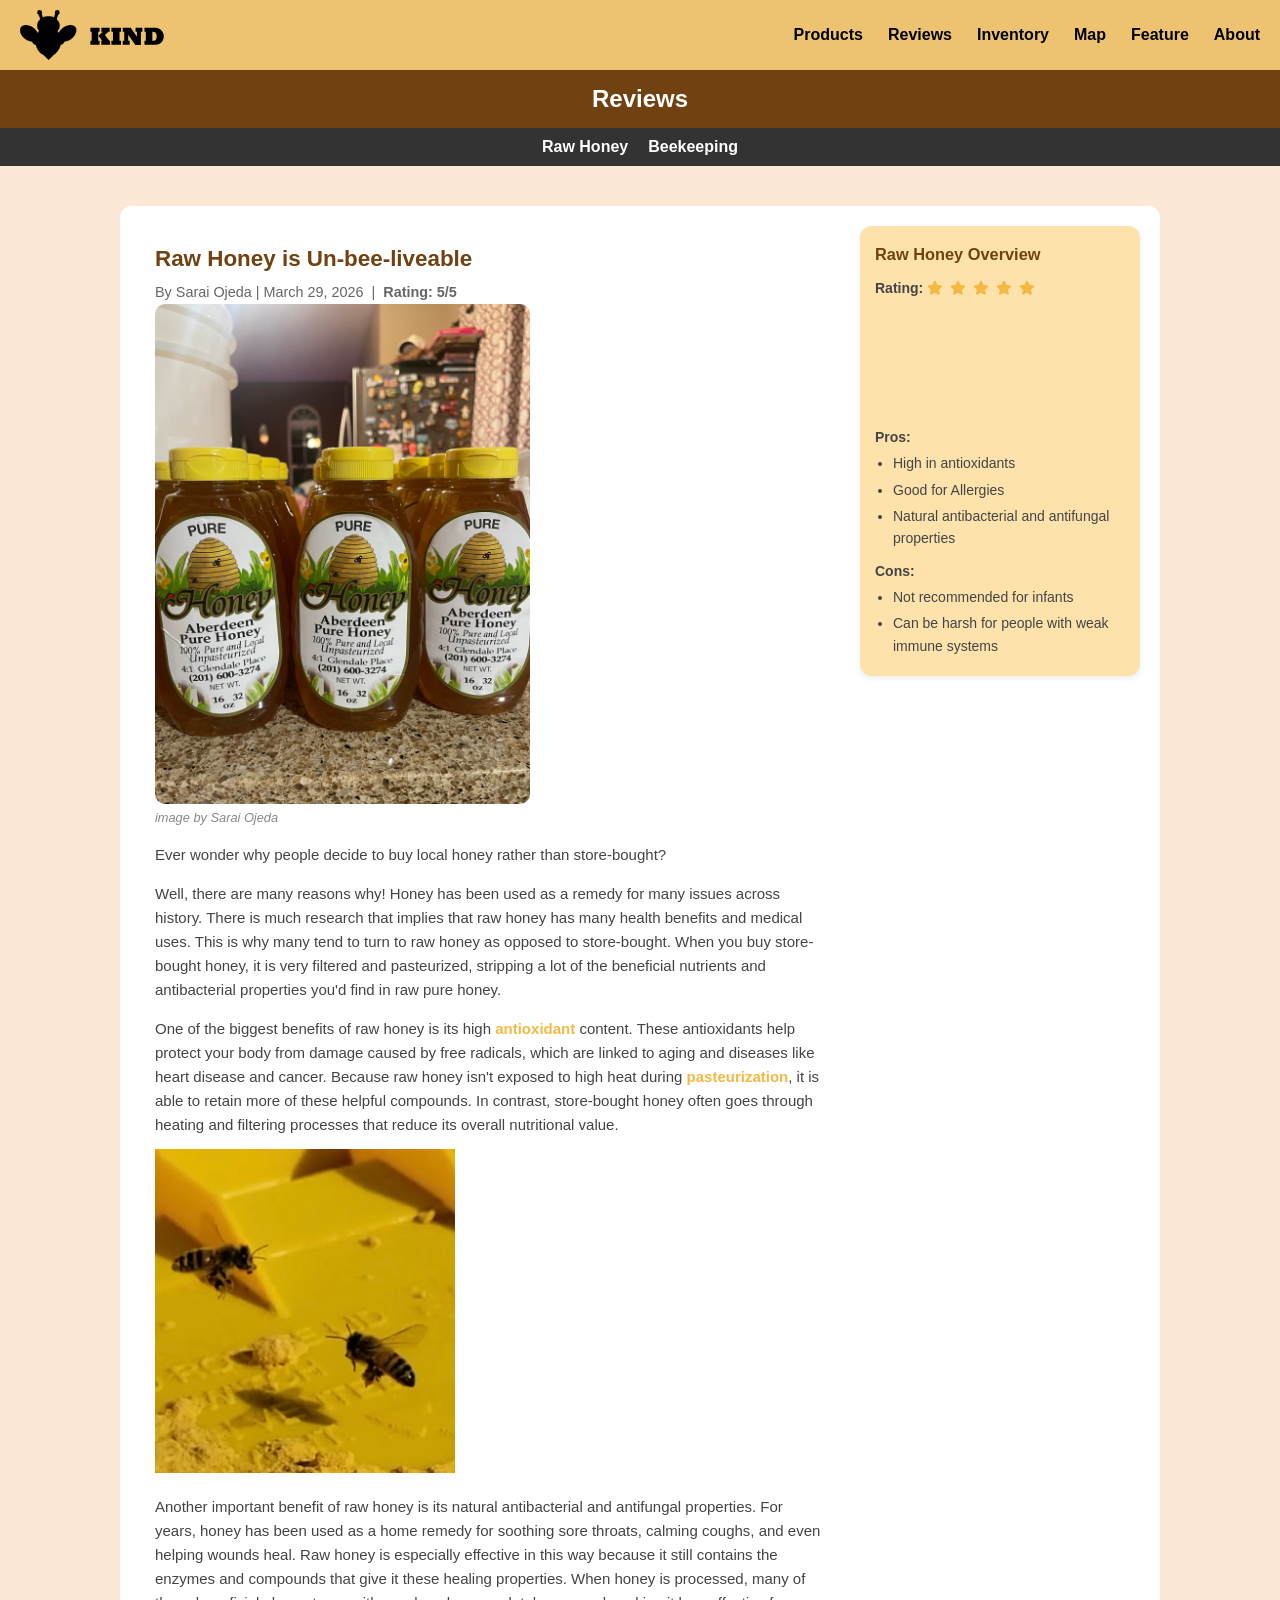
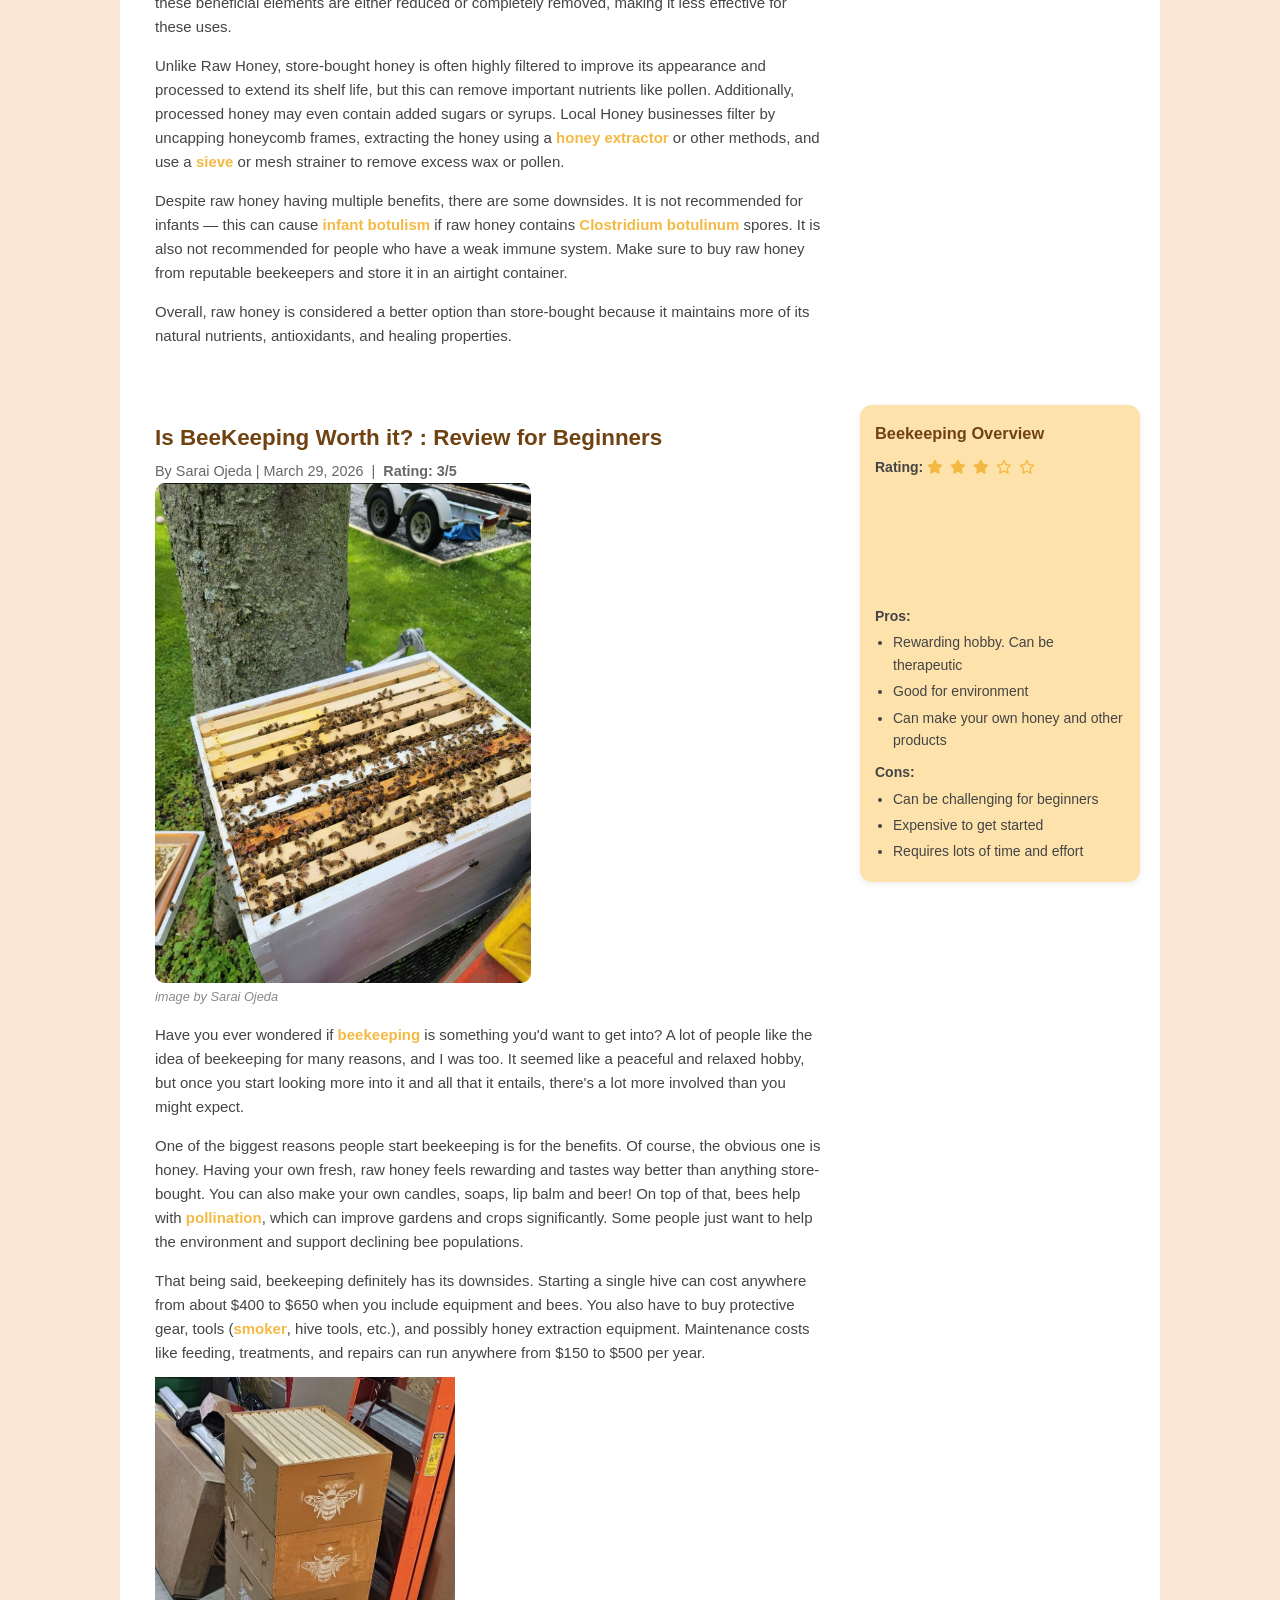
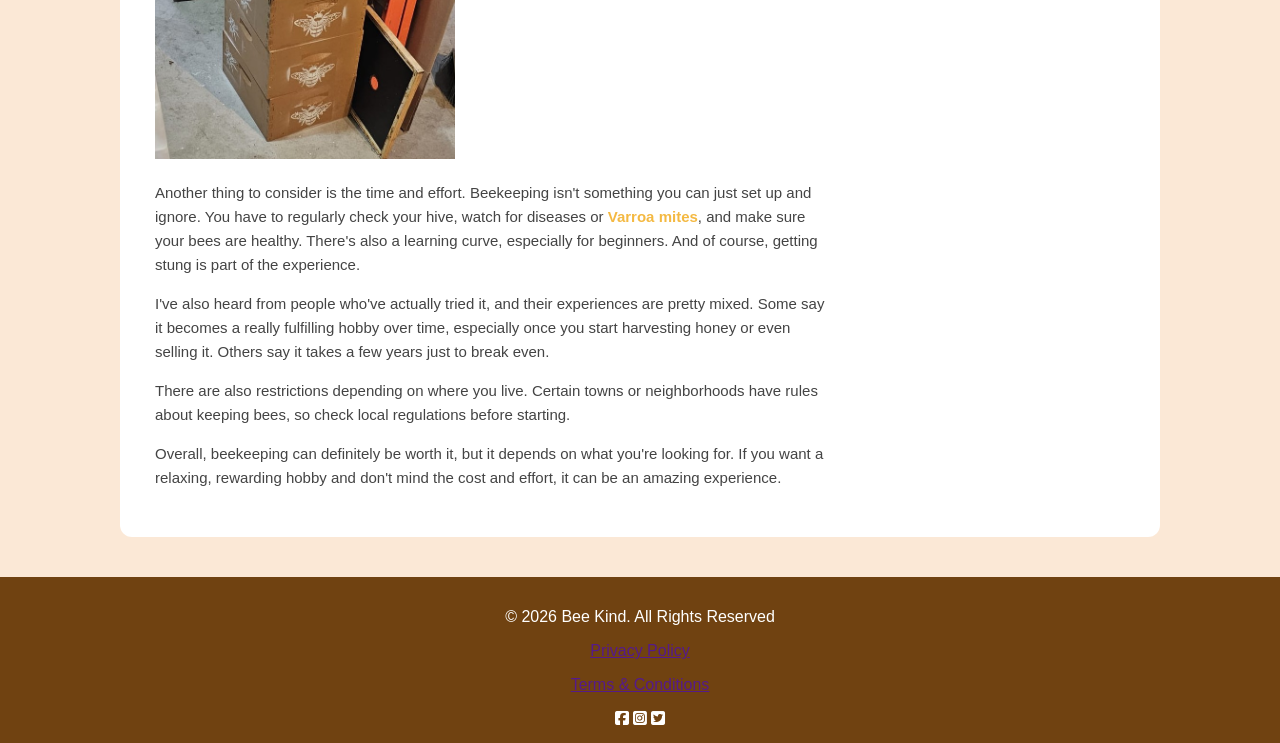
<file: reviews.html>
<!DOCTYPE html>
<html lang="en">
<head>
    <meta charset="UTF-8">
    <meta name="viewport" content="width=device-width, initial-scale=1.0">
    <title>Reviews</title>
    <link rel="stylesheet" href="style.css">
    <link rel="stylesheet" href="https://cdnjs.cloudflare.com/ajax/libs/font-awesome/6.5.0/css/all.min.css">
</head>
<body class="reviews-page">
    <header class="site-header">
        <a href="index.html" class="logo">
            <img src="img/SVG/Asset 1.svg" alt="Bee Kind">
        </a>    

        <nav class="main-nav">
            <ul>
                <li><a href="products.html">Products</a></li>
                <li><a href="reviews.html">Reviews</a></li>
                <li><a href="inventory.html">Inventory</a></li>
                <li><a href="map.html">Map</a></li>
                <li><a href="feature.html">Feature</a></li>
                <li><a href="about.html">About</a></li>
            </ul>
        </nav>
    </header>

    <h2>Reviews</h2>

    <nav class="site-nav">
        <ul>
            <li><a href="#honey-review">Raw Honey</a></li>
            <li><a href="#beekeeping-review">Beekeeping</a></li>
        </ul>
    </nav>

    <div class="wrapper">

        <article class="review1" id="honey-review">
            <div class="article-grid-1">
                <div class="rheader">
                    <h3>Raw Honey is Un-bee-liveable</h3>
                    <p>By Sarai Ojeda | March 29, 2026 &nbsp;|&nbsp; <b>Rating: 5/5</b></p>
                </div>
                <div class="rlead">
                    <img src="img/Bottle-Packed.jpg" alt="Honey Bottles">
                    <p class="image-credit">image by Sarai Ojeda</p>
                </div>
                <div class="rinfo">
                    <p>Ever wonder why people decide to buy local honey rather than store-bought?</p>
                    <p>Well, there are many reasons why! Honey has been used as a remedy for many issues across history.
                        There is much research that implies that raw honey has many health benefits and medical uses. This is why many tend to turn to raw honey as opposed to store-bought.
                        When you buy store-bought honey, it is very filtered and pasteurized, stripping a lot of the beneficial nutrients and antibacterial properties you'd find in raw pure honey.
                    </p>
                    <p>One of the biggest benefits of raw honey is its high <a href="https://en.wikipedia.org/wiki/Antioxidant" target="_blank" rel="noopener noreferrer">antioxidant</a> content. These antioxidants help protect your body from damage caused by free radicals, which are linked to aging and diseases
                        like heart disease and cancer. Because raw honey isn't exposed to high heat during <a href="https://en.wikipedia.org/wiki/Pasteurization" target="_blank" rel="noopener noreferrer">pasteurization</a>, it is able to retain more of these helpful compounds. In contrast, store-bought honey often goes through
                        heating and filtering processes that reduce its overall nutritional value.
                    </p>
                    <img src="img/close-bees.PNG" alt="Close up Picture of Bees" width="300">
                    <p>Another important benefit of raw honey is its natural antibacterial and antifungal properties. For years, honey has been used as a home remedy for soothing sore throats, calming coughs, and even helping wounds heal.
                        Raw honey is especially effective in this way because it still contains the enzymes and compounds that give it these healing properties. When honey is processed, many of these beneficial elements are either reduced or completely removed, making it less effective for these uses.
                    </p>
                    <p>Unlike Raw Honey, store-bought honey is often highly filtered to improve its appearance and processed to extend its shelf life, but this can remove important nutrients like pollen. Additionally, processed honey may even contain added sugars or syrups. Local Honey businesses filter by uncapping honeycomb frames, extracting the honey using a <a href="https://en.wikipedia.org/wiki/Honey_extractor" target="_blank" rel="noopener noreferrer">honey extractor</a> or other methods, and use a <a href="https://en.wikipedia.org/wiki/Sieve" target="_blank" rel="noopener noreferrer">sieve</a> or mesh strainer to remove excess wax or pollen.
                    </p>
                    <p>Despite raw honey having multiple benefits, there are some downsides. It is not recommended for infants — this can cause <a href="https://en.wikipedia.org/wiki/Botulism" target="_blank" rel="noopener noreferrer">infant botulism</a> if raw honey contains <a href="https://en.wikipedia.org/wiki/Clostridium_botulinum" target="_blank" rel="noopener noreferrer">Clostridium botulinum</a> spores. It is also not recommended for people who have a weak immune system. Make sure to buy raw honey from reputable beekeepers and store it in an airtight container.
                    </p>
                    <p>Overall, raw honey is considered a better option than store-bought because it maintains more of its natural nutrients, antioxidants, and healing properties.</p>
                </div>

            </div>
        </article>

        <article class="review2" id="beekeeping-review">
            <div class="article-grid-1">
                <div class="rheader">
                    <h3>Is BeeKeeping Worth it? : Review for Beginners</h3>
                    <p>By Sarai Ojeda | March 29, 2026 &nbsp;|&nbsp; <b>Rating: 3/5</b></p>
                </div>
                <div class="rlead">
                    <img src="img/hive.jpeg" alt="Beehive">
                    <p class="image-credit">image by Sarai Ojeda</p>
                </div>
                <div class="rinfo">
                    <p>Have you ever wondered if <a href="https://en.wikipedia.org/wiki/Beekeeping" target="_blank" rel="noopener noreferrer">beekeeping</a> is something you'd want to get into? A lot of people like the idea of beekeeping for many reasons, and I was too. It seemed like a peaceful and relaxed hobby,
                        but once you start looking more into it and all that it entails, there's a lot more involved than you might expect.
                    </p>
                    <p>One of the biggest reasons people start beekeeping is for the benefits. Of course, the obvious one is honey. Having your own fresh, raw honey feels rewarding and tastes way better than anything store-bought.
                        You can also make your own candles, soaps, lip balm and beer! On top of that, bees help with <a href="https://en.wikipedia.org/wiki/Pollination" target="_blank" rel="noopener noreferrer">pollination</a>, which can improve gardens and crops significantly. Some people just want to help the environment and support declining bee populations.
                    </p>
                    <p>That being said, beekeeping definitely has its downsides. Starting a single hive can cost anywhere from about $400 to $650 when you include equipment and bees. You also have to buy protective gear, tools (<a href="https://en.wikipedia.org/wiki/Smoker_(beekeeping)" target="_blank" rel="noopener noreferrer">smoker</a>, hive tools, etc.), and possibly honey extraction equipment. Maintenance costs like feeding, treatments, and repairs can run anywhere from $150 to $500 per year.
                    </p>
                    <img src="img/boxes.jpg" alt="Bee Boxes" width="300">

                    <p>Another thing to consider is the time and effort. Beekeeping isn't something you can just set up and ignore. You have to regularly check your hive, watch for diseases or <a href="https://en.wikipedia.org/wiki/Varroa_destructor" target="_blank" rel="noopener noreferrer">Varroa mites</a>, and make sure your bees are healthy. There's also a learning curve, especially for beginners. And of course, getting stung is part of the experience.
                    </p>
                    <p>I've also heard from people who've actually tried it, and their experiences are pretty mixed. Some say it becomes a really fulfilling hobby over time, especially once you start harvesting honey or even selling it. Others say it takes a few years just to break even.</p>
                    <p>There are also restrictions depending on where you live. Certain towns or neighborhoods have rules about keeping bees, so check local regulations before starting.</p>
                    <p>Overall, beekeeping can definitely be worth it, but it depends on what you're looking for. If you want a relaxing, rewarding hobby and don't mind the cost and effort, it can be an amazing experience.</p>
                </div>

            </div>
        </article>

        <div class="side1">
            <h3>Raw Honey Overview</h3>
            <h4>Rating:
                <i class="fa-solid fa-star"></i>
                <i class="fa-solid fa-star"></i>
                <i class="fa-solid fa-star"></i>
                <i class="fa-solid fa-star"></i>
                <i class="fa-solid fa-star"></i>
            </h4>
            <!--want to add a video-->
            <video autoplay muted loop width="75%">
                <source src="img/honey.mp4" type="video/mp4">
                Your browser does not support the video tag.
            </video>


            <h4>Pros:</h4>
            <ul>
                <li>High in antioxidants</li>
                <li>Good for Allergies</li>
                <li>Natural antibacterial and antifungal properties</li>
            </ul>
            <h4>Cons:</h4>
            <ul>
                <li>Not recommended for infants</li>
                <li>Can be harsh for people with weak immune systems</li>
            </ul>
        </div>

        <div class="side2">
            <h3>Beekeeping Overview</h3>
            <h4>Rating:
                <i class="fa-solid fa-star"></i>
                <i class="fa-solid fa-star"></i>
                <i class="fa-solid fa-star"></i>
                <i class="fa-regular fa-star"></i>
                <i class="fa-regular fa-star"></i>
            </h4>

            <video autoplay muted loop width="75%">
                <source src="img/beekeep.mp4" type="video/mp4">
                Your browser does not support the video tag.
            </video>

            <h4>Pros:</h4>
            <ul>
                <li>Rewarding hobby. Can be therapeutic</li>
                <li>Good for environment</li>
                <li>Can make your own honey and other products</li>
            </ul>
            <h4>Cons:</h4>
            <ul>
                <li>Can be challenging for beginners</li>
                <li>Expensive to get started</li>
                <li>Requires lots of time and effort</li>
            </ul>
        </div>

    </div><!-- end .wrapper -->

    <footer>
        <p>© 2026 Bee Kind. All Rights Reserved</p>
        <a href=""><p>Privacy Policy</p></a>
        <a href=""><p>Terms & Conditions</p></a>
        <i class="fa-brands fa-square-facebook"></i>
        <i class="fa-brands fa-square-instagram"></i>
        <i class="fa-brands fa-square-twitter"></i>
    </footer>

</body>
</html>
</file>
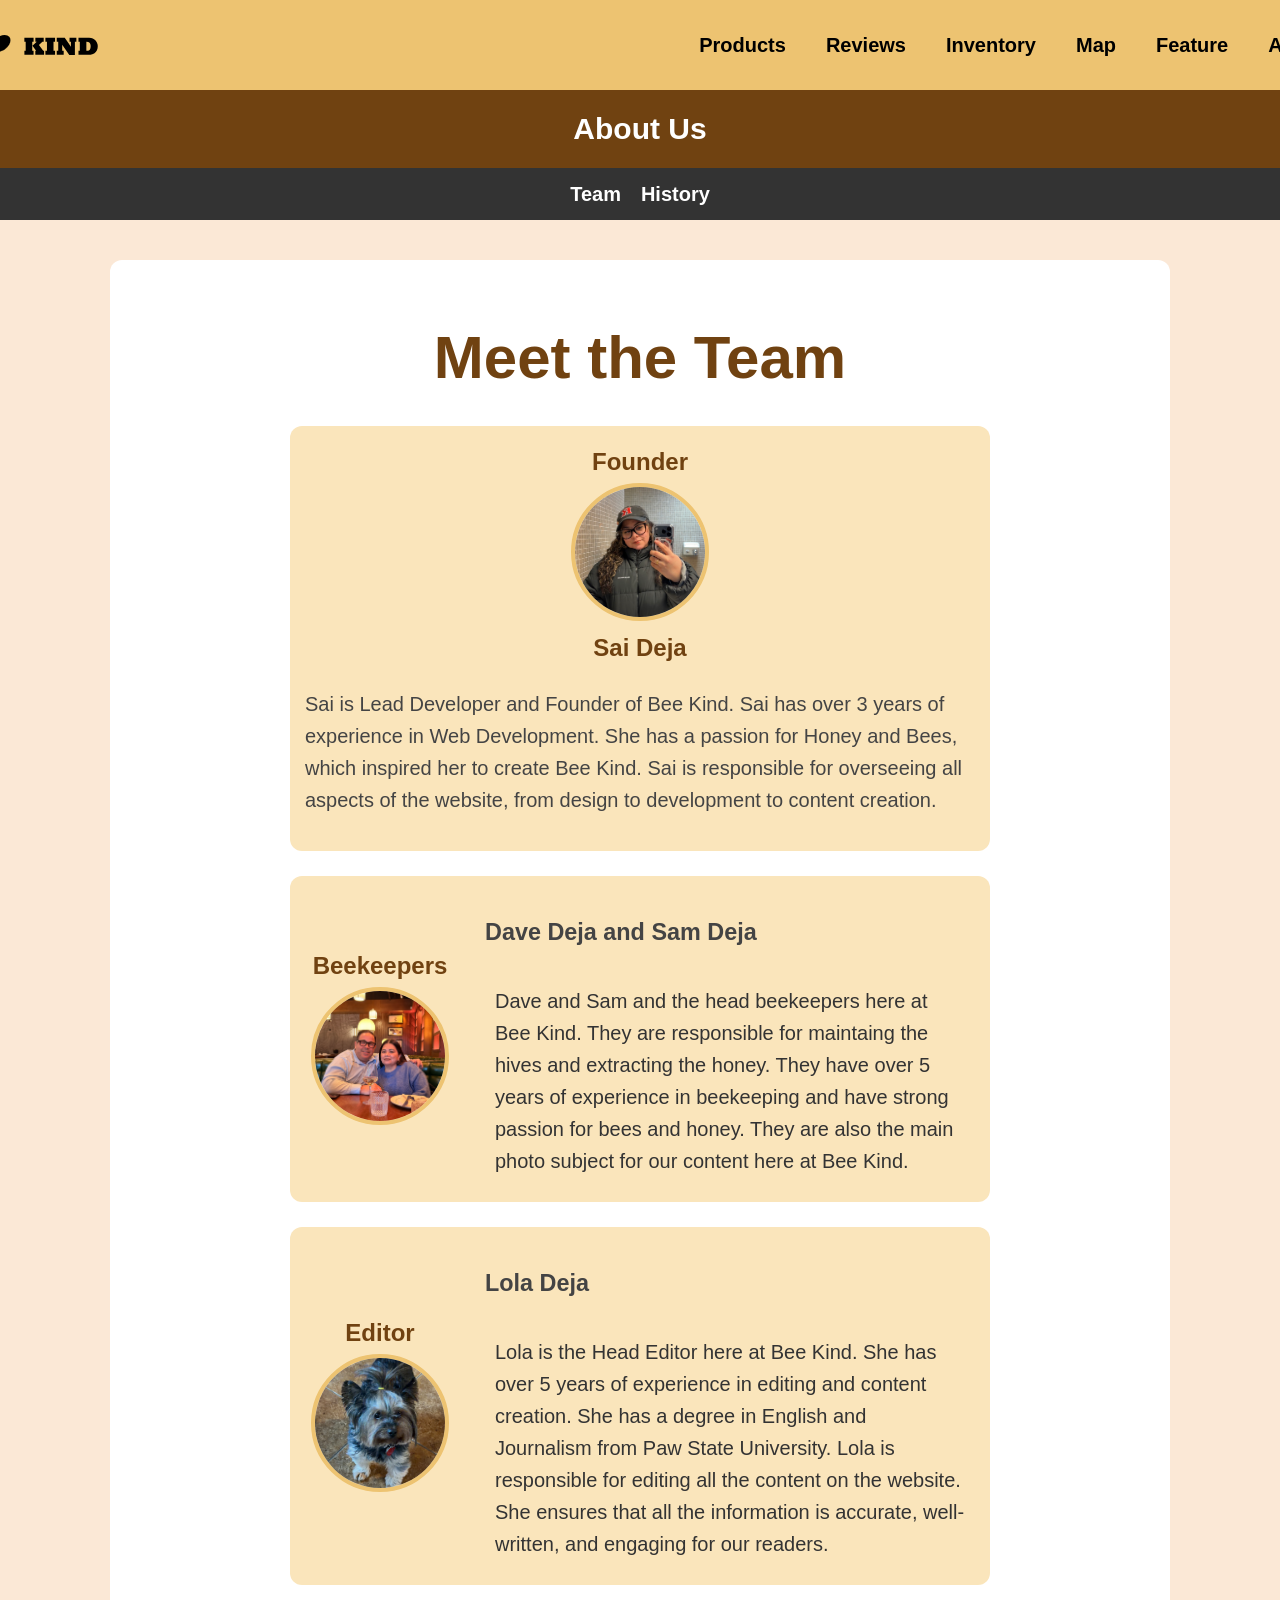
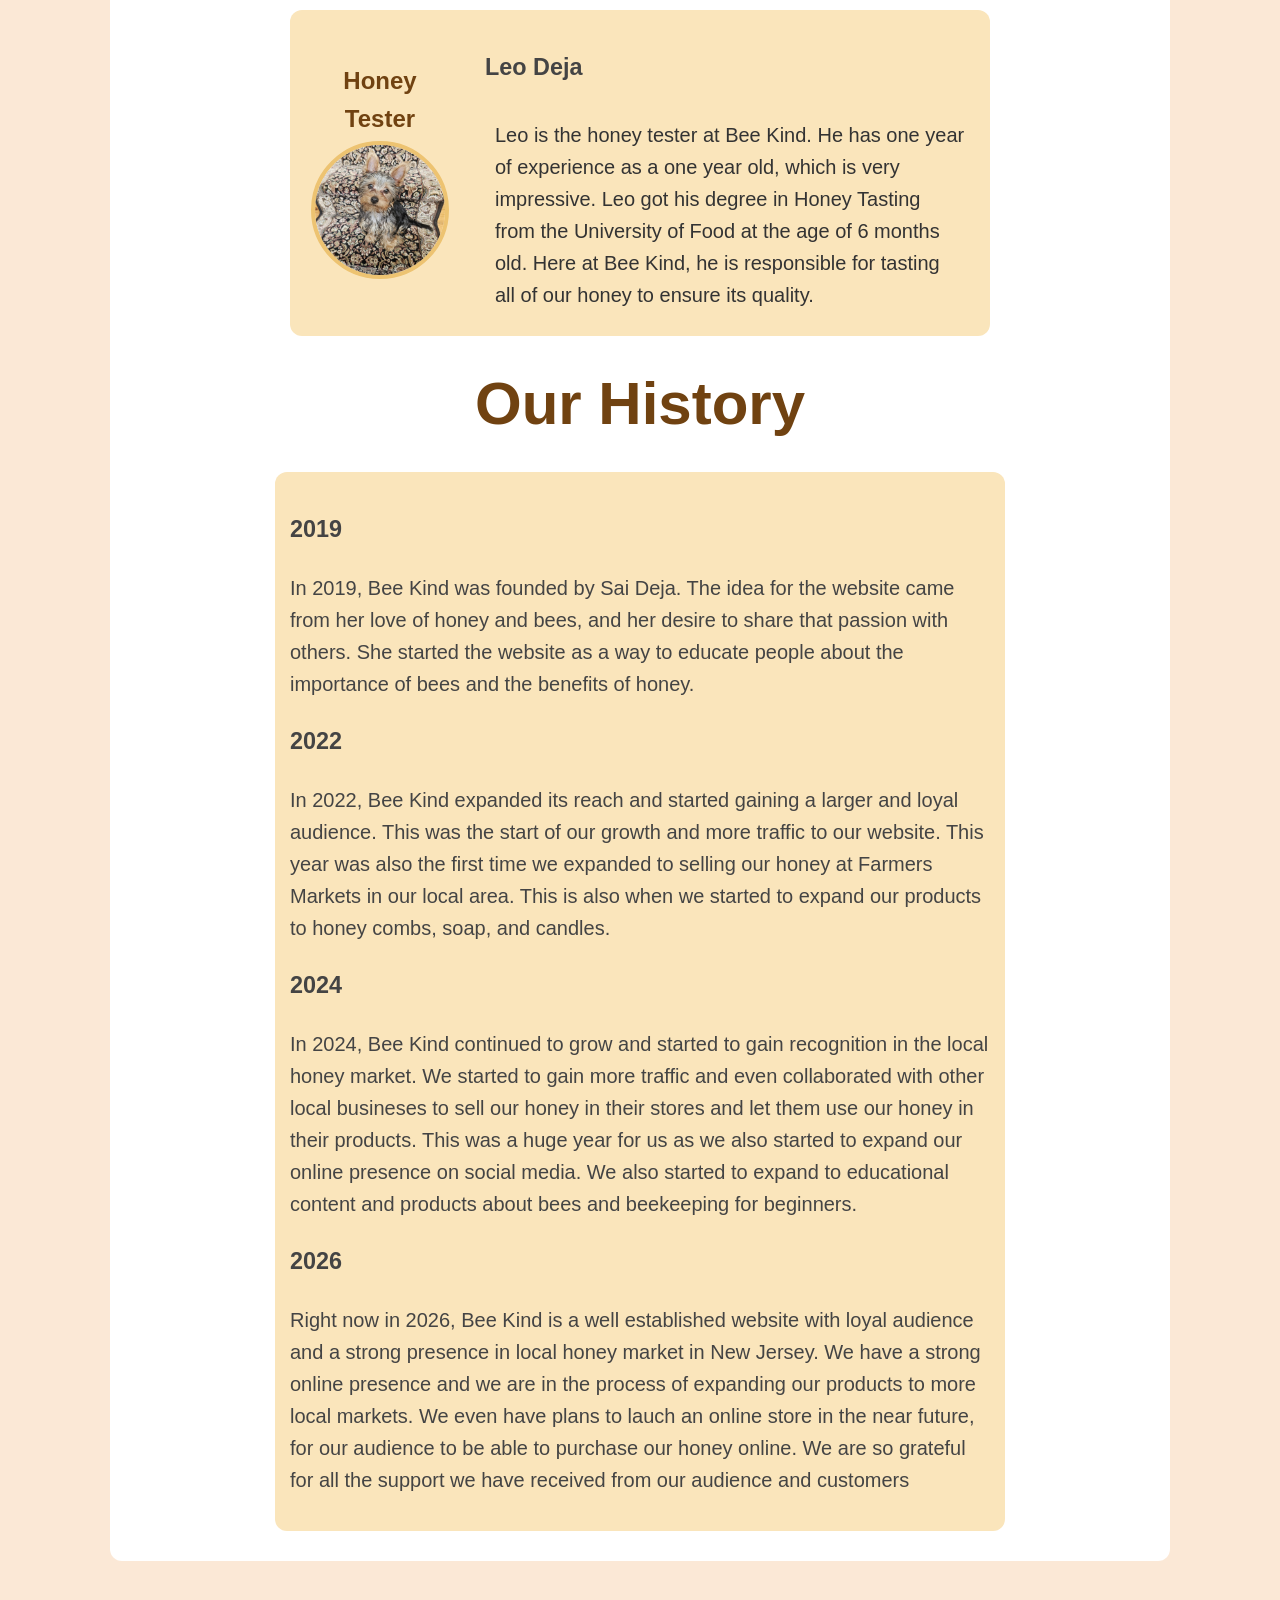
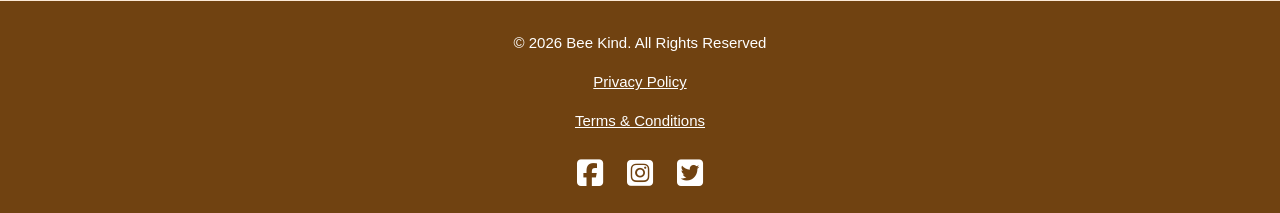
<file: final/about.html>
<!DOCTYPE html>
<html lang="en">
<head>
    <meta charset="UTF-8">
    <meta name="viewport" content="width=device-width, initial-scale=1.0">
    <title>About</title>
    <link rel="stylesheet" href="style.css">
    <link rel="stylesheet" href="https://cdnjs.cloudflare.com/ajax/libs/font-awesome/6.5.0/css/all.min.css">


</head>
<body class="about-page">
    <header class="site-header">
        <a href="index.html" class="logo">
            <img src="img/SVG/Asset 1.svg" alt="Bee Kind">
        </a>    

        <nav class="main-nav">

            <ul>
                <li><a href="products.html">Products</a></li>
                <li><a href="reviews.html">Reviews</a></li>
                <li><a href="inventory.html">Inventory</a></li>
                <li><a href="map.html">Map</a></li>
                <li><a href="feature.html">Feature</a></li>
                <li><a href="about.html">About</a></li>
            </ul>

        </nav>
    </header>

    <h2>About Us</h2>
    <nav class="site-nav">
        <ul>
        <li><a href="#team">Team</a></li>
        <li><a href="#history">History</a></li>
        </ul>

    </nav>

    <div class="wrapper">
    <h2 class="title">Meet the Team</h2>



    <div class="team">

        <div class="member">
            <div clss="member-info"> 
                <div class="left">
                    <h3 class="role">Founder</h3>
                    <img src="img/me.JPG" alt="Rai photo">
                    <h3>Sai Deja</h3>

                </div>
                <div class="right">
                    <p>Sai is Lead Developer and Founder of Bee Kind. Sai has over 3 years of experience in Web Development.
                    She has a passion for Honey and Bees, which inspired her to create Bee Kind. Sai is responsible for overseeing all aspects of the website, from design to development to content creation.
                </p>

                </div>
                

            </div>
            

        </div>
        <div class="member">
            <div class="member-info">
                <div class="left">
                    <h3 class="role">Beekeepers</h3>
                    <img src="img/beekeepers.JPG" alt="Beekeepers Photo">
                    
                </div>
                <div class="right">
                   
                <h3>Dave Deja and Sam Deja</h3>
                <p>Dave and Sam and the head beekeepers here at Bee Kind. They are 
                    responsible for maintaing the hives and extracting the honey.
                    They have over 5 years of experience in beekeeping and have strong passion for bees and honey.
                    They are also the main photo subject for our content here at Bee Kind. 
                </p>
                </div>

            </div>
            

        </div>



        <div class="member">
            <div class="member-info">

                <div class="left">
                    <h3 class="role">Editor</h3>

                    <img src="img/lola.JPG" alt="Lola Photo">

                </div>
                <div class="right">
                    <h3>Lola Deja</h3>

                    <p>Lola is the Head Editor here at Bee Kind. She has over 5 years of experience in editing and content creation.
                        She has a degree in English and Journalism from Paw State University. 
                        Lola is responsible for editing all the content on the website. She ensures that all the information is accurate, well-written, and engaging for our readers.
                    </p>

                </div>
            
            </div>
            
        </div>

        <div class="member">
            <div class="member-info">
                <div class="left">
                     <h3 class="role">Honey Tester</h3>

                    <img src="img/leo.jpg" alt="Leo photo">

                </div>
                <div class="right">
                     <h3>Leo Deja</h3>

                    <p>Leo is the honey tester at Bee Kind. He has one year of experience as a one year old, which is very impressive.
                        Leo got his degree in Honey Tasting from the University of Food at the age of 6 months old. Here at Bee Kind, he 
                        is responsible for tasting all of our honey to ensure its quality.
                    </p>


                </div>
               
            </div>
            

        </div>

    </div>

    <div class="history">
        <h2 class="title">Our History</h2>
        <div class="history-content">
            <div class="date">
                <h3>2019</h3>
                <p>In 2019, Bee Kind was founded by Sai Deja. The idea for the website came from her love of honey and bees, and her desire to share that passion with others. She started the website as a way to educate people about the importance of bees and the benefits of honey.</p>


            </div>
            <div class="date">

                <h3>2022</h3>
                <p>In 2022, Bee Kind expanded its reach and started gaining a larger and loyal audience. 
                    This was the start of our growth and more traffic to our website. This year was also 
                    the first time we expanded to selling our honey at Farmers Markets in our local area. 
                    This is also when we started to expand our products to honey combs, soap, and candles.
                </p>
            </div>

            <div class="date">

                <h3>2024</h3>
                <p>
                    In 2024, Bee Kind continued to grow and started to gain recognition in the local honey market. 
                    We started to gain more traffic and even collaborated with other local busineses to sell our honey in their stores and let them
                    use our honey in their products. This was a huge year for us as we also started to expand our online presence on social media.
                    We also started to expand to educational content and products about bees and beekeeping for beginners.
                </p>
            </div>

            <div class="date">

                <h3>2026</h3>
                <p>
                    Right now in 2026, Bee Kind is a well established website with loyal audience and a strong presence in local honey market in New Jersey.
                    We have a strong online presence and we are in the process of expanding our products to more local markets. We even have plans to 
                    lauch an online store in the near future, for our audience to be able to purchase our honey online.
                    We are so grateful for all the support we have received from our audience and customers

                </p>
            </div>

        </div>


        </div>


    </div>
    </div>
    <footer>
        <p>© 2026 Bee Kind. All Rights Reserved</p>
        <a href=""><p>Privacy Policy</p></a>
        <a href=""><p>Terms & Conditions</p></a>
        <i class="fa-brands fa-square-facebook"></i>
        <i class="fa-brands fa-square-instagram"></i>
        <i class="fa-brands fa-square-twitter"></i>
    </footer>
</body>
</html>
</file>
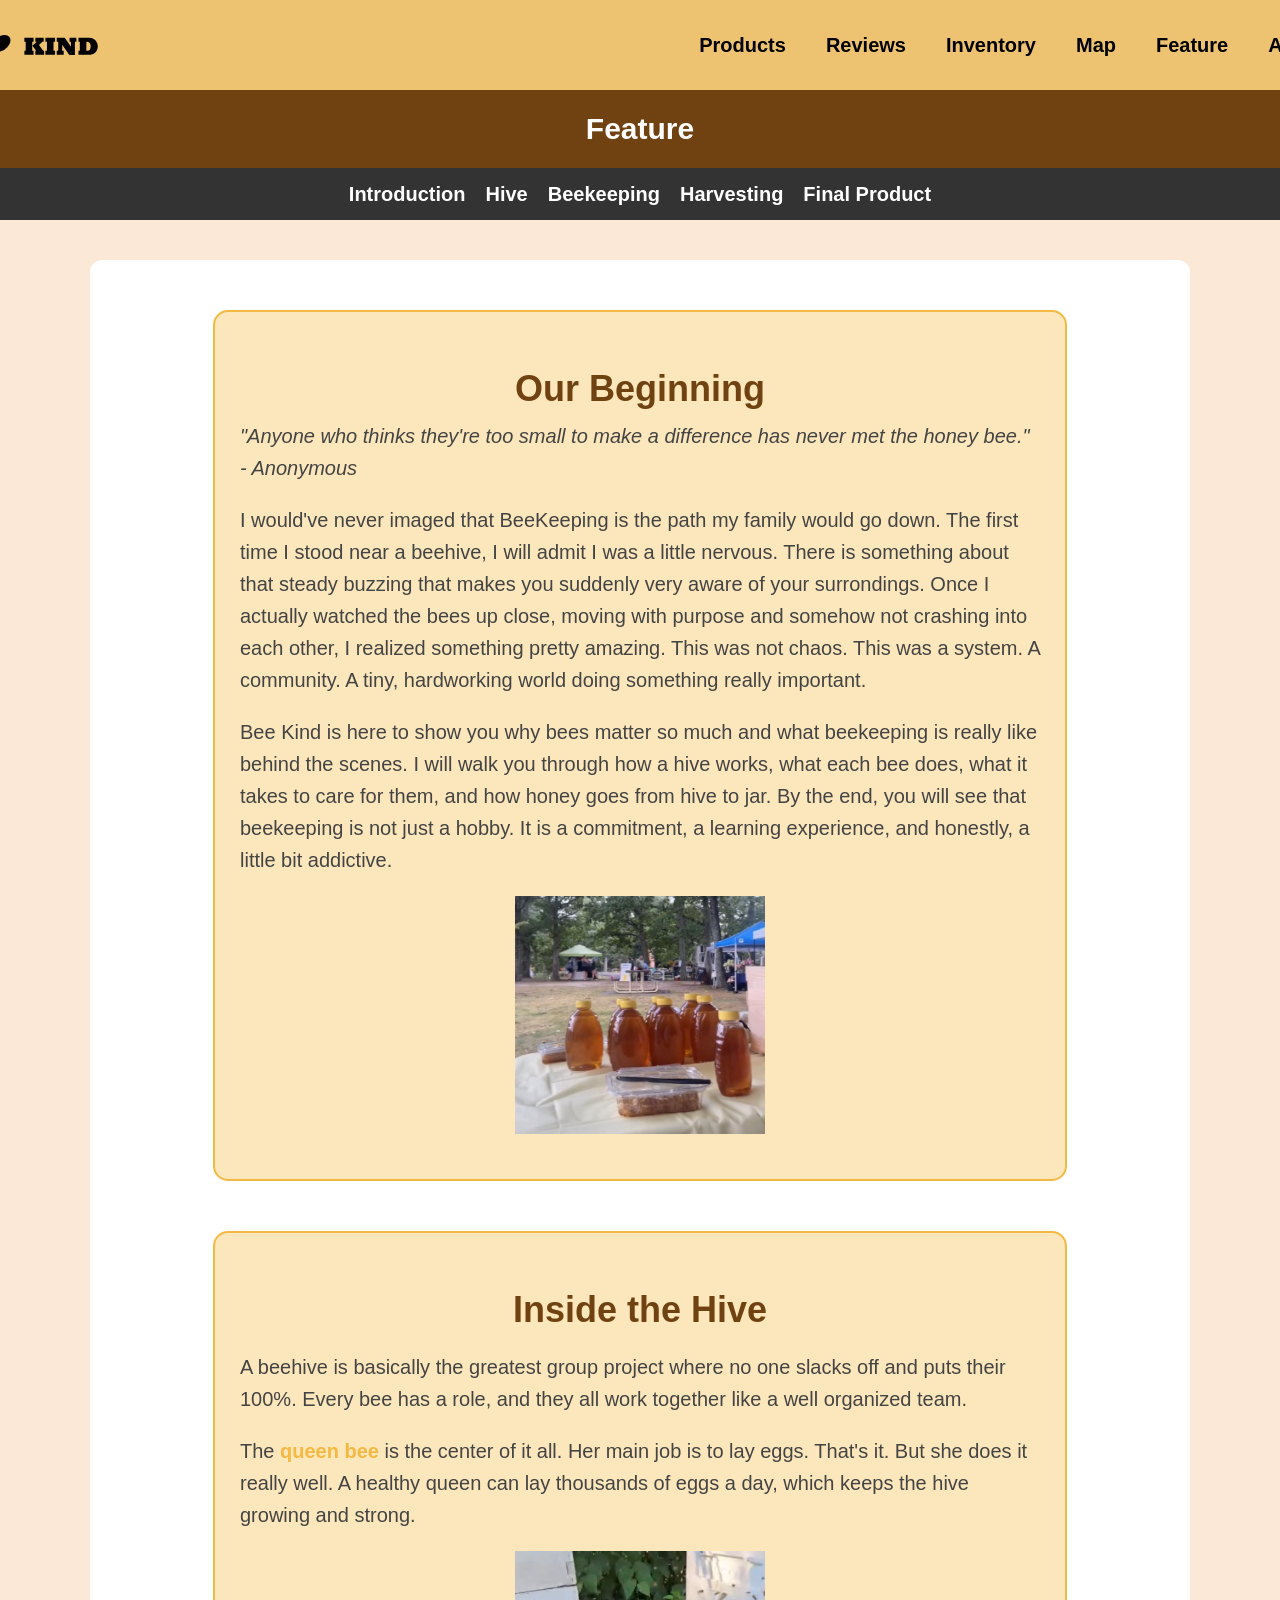
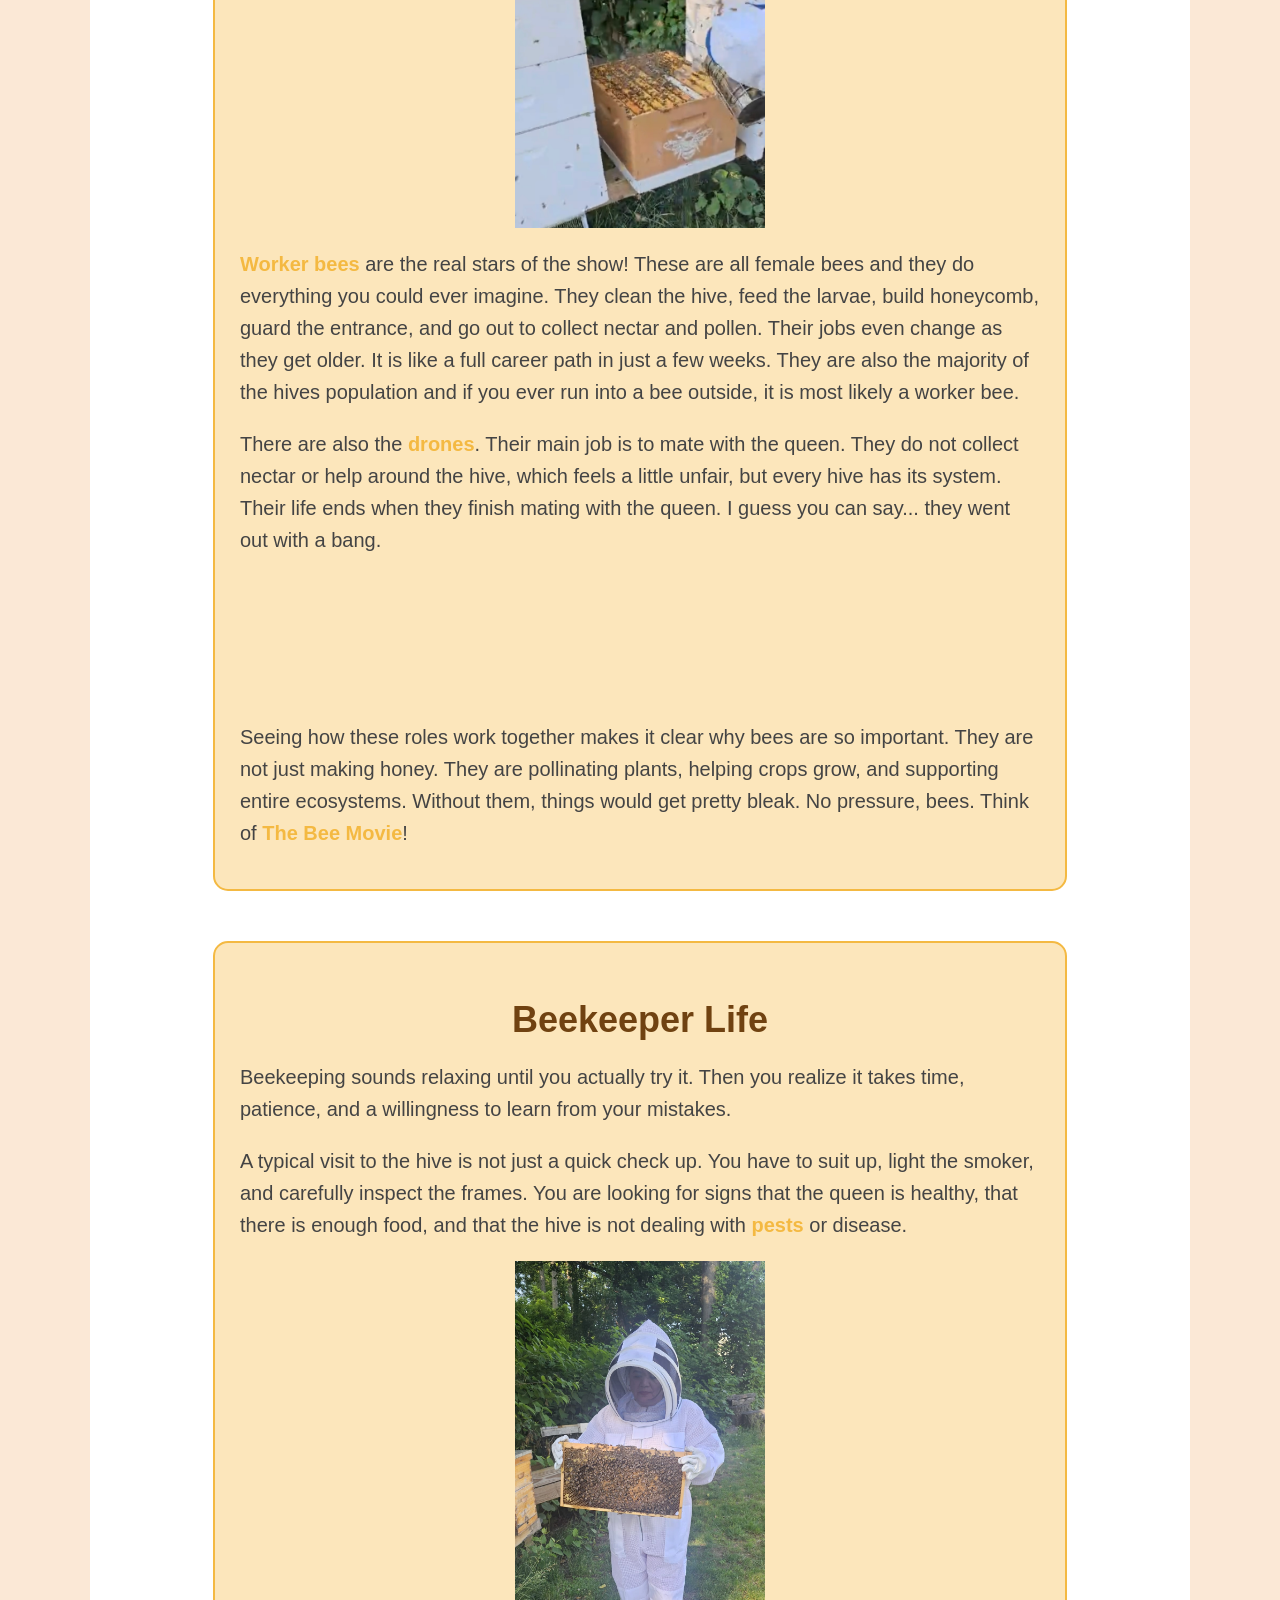
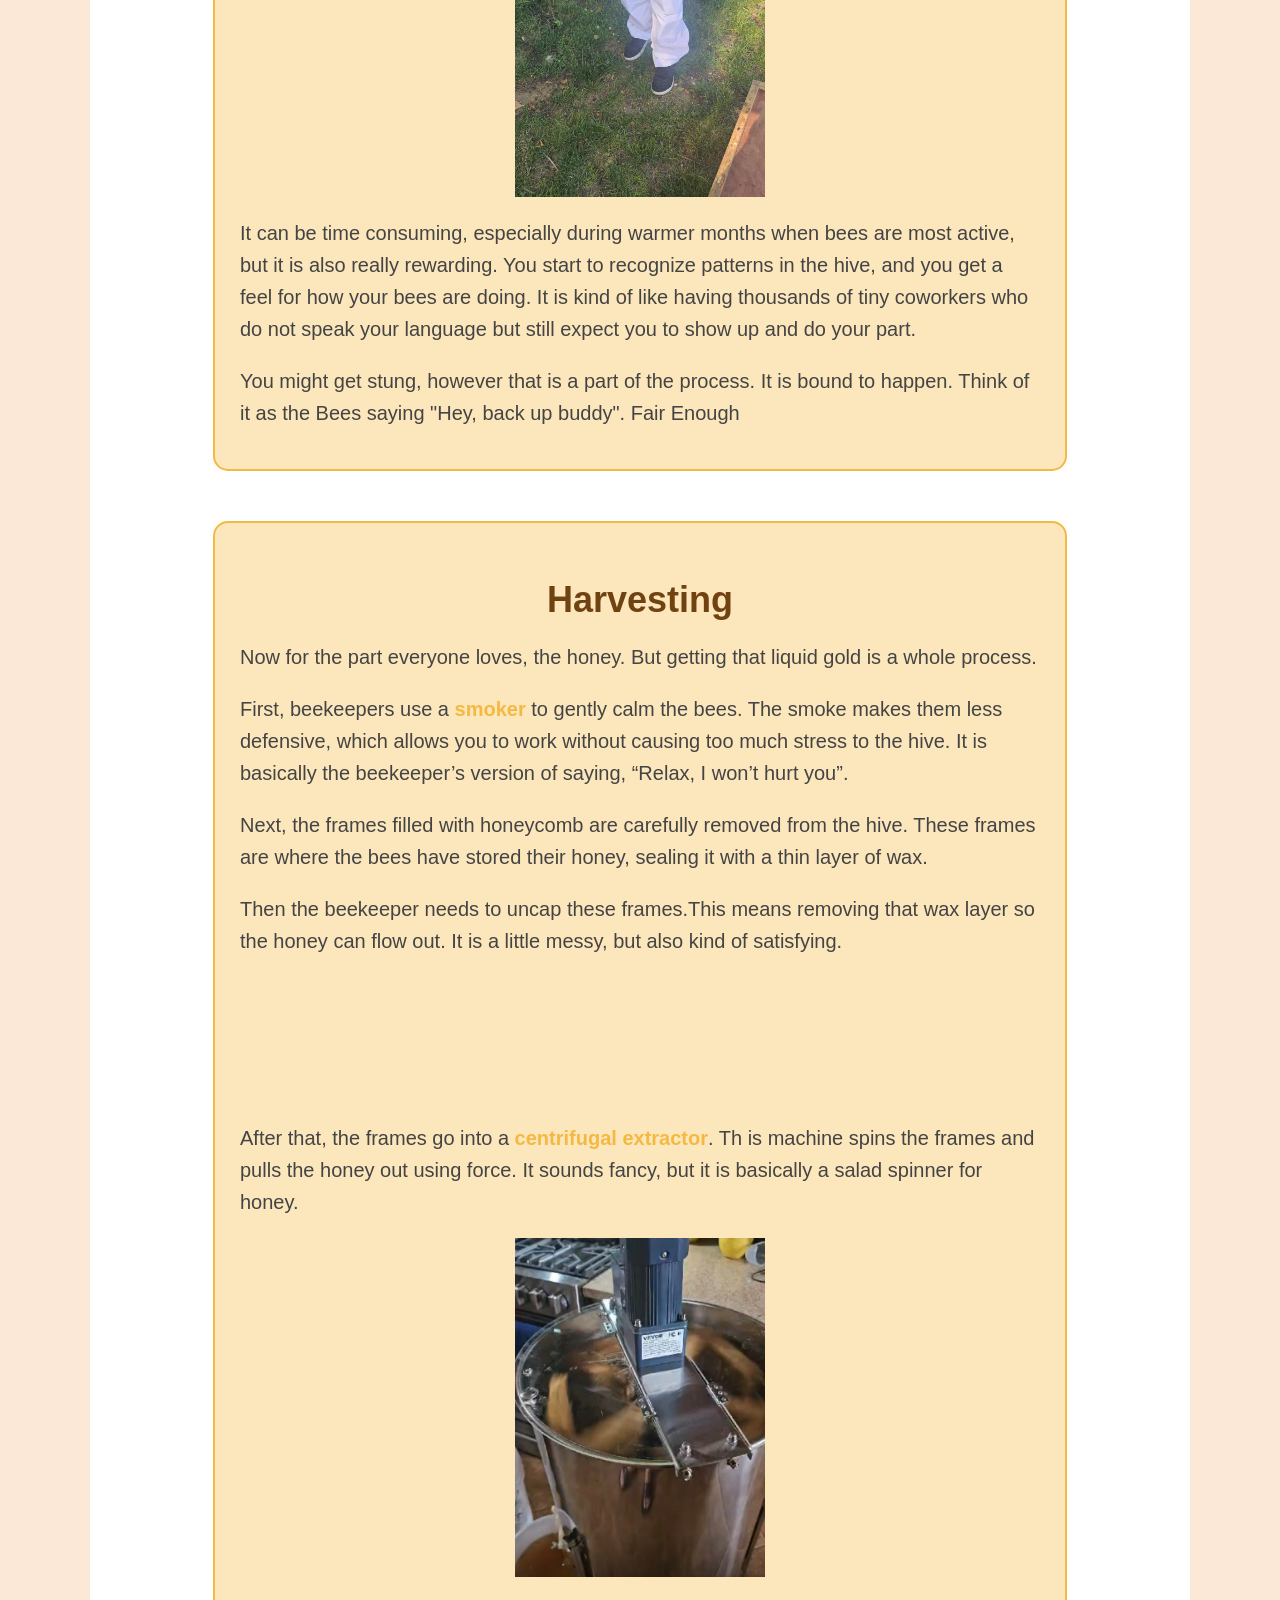
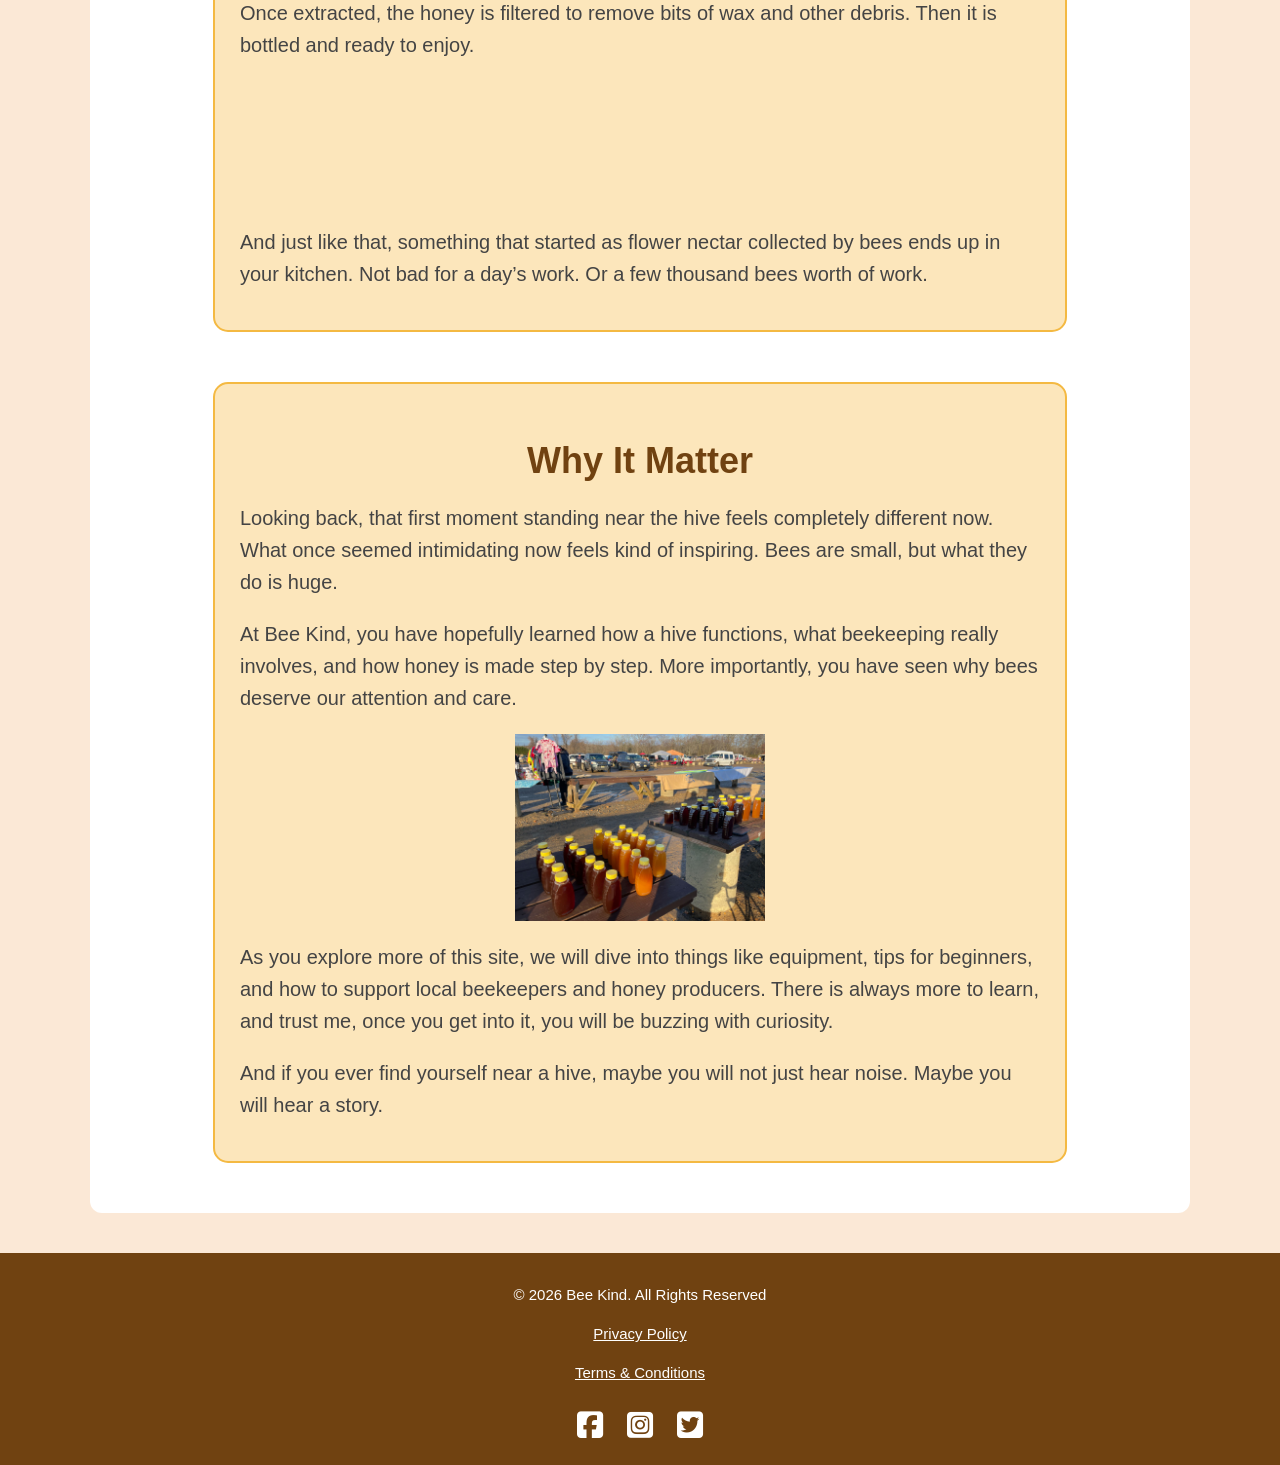
<file: final/feature.html>
<!DOCTYPE html>
<html lang="en">
<head>
    <meta charset="UTF-8">
    <meta name="viewport" content="width=device-width, initial-scale=1.0">
    <title>Feature</title>
    <link rel="stylesheet" href="style.css">
    <link rel="stylesheet" href="https://cdnjs.cloudflare.com/ajax/libs/font-awesome/6.5.0/css/all.min.css">

    <link href="https://fonts.googleapis.com/css2?family=Bungee&family=Jersey+10&display=swap" rel="stylesheet">


</head>
<body class="feature">
    <header class="site-header">
        <a href="index.html" class="logo">
            <img src="img/SVG/Asset 1.svg" alt="Bee Kind">
        </a>    

        <nav class="main-nav">

            <ul>
                <li><a href="products.html">Products</a></li>
                <li><a href="reviews.html">Reviews</a></li>
                <li><a href="inventory.html">Inventory</a></li>
                <li><a href="map.html">Map</a></li>
                <li><a href="feature.html">Feature</a></li>
                <li><a href="about.html">About</a></li>
            </ul>

        </nav>
    </header>

    <h2>Feature </h2>
    <nav class="site-nav">
        <ul>
        <li><a href="#intro">Introduction</a></li>
        <li><a href="#hive">Hive</a></li>

        <li><a href="#keeping">Beekeeping</a></li>
        <li><a href="#harvest">Harvesting</a></li>
        <li><a href="#conclusion">Final Product</a></li>
        </ul>

    </nav>

    <div class="wrapper">

            

        <div id="intro">
            <h3>Our Beginning</h3>
            <i>"Anyone who thinks they're too small to make a difference has never met the honey bee." - Anonymous</i>
            <p>I would've never imaged that BeeKeeping is the path my family would go down. 
            The first time I stood near a beehive, I will admit I was a little nervous. There is something about that steady buzzing that makes you suddenly very aware of your surrondings. Once I actually watched the bees up close, moving with purpose and somehow not crashing into each other, I realized something pretty amazing. This was not chaos. This was a system. A community. A tiny, hardworking world doing something really important.
            

            </p>
            <p>
                Bee Kind is here to show you why bees matter so much and what beekeeping is really like behind the scenes. I will walk you through how a hive works, what each bee does, what it takes to care for them, and how honey goes from hive to jar. By the end, you will see that beekeeping is not just a hobby. It is a commitment, a learning experience, and honestly, a little bit addictive.

            </p>
            <img src="img/market.PNG" alt="bee">

        </div>

        <div id="hive">
            
            <h3>Inside the Hive</h3>
            <p>A beehive is basically the greatest group project where no one slacks off and puts their 100%.
                 Every bee has a role, and they all work together like a well organized team.

            </p>

            <p>The <a href="https://en.wikipedia.org/wiki/Queen_bee" target="_blank" rel="noopener noreferrer">queen bee</a> is the center of it all. Her main job is to lay eggs. That's it.
                But she does it really well. A healthy queen can lay thousands of eggs a day, which keeps the hive growing and strong.
            </p>

            <img src="img/smoking.PNG" alt="Inside Hive">
            
            <p>
                <a href="https://en.wikipedia.org/wiki/Worker_bee" target="_blank" rel="noopener noreferrer">Worker bees</a> are the real stars of the show! These are all female bees and they do everything you could ever imagine.
                 They clean the hive, feed the larvae, build honeycomb, guard the entrance, and go out to collect nectar and pollen.
                 Their jobs even change as they get older.
                 It is like a full career path in just a few weeks.
                 They are also the majority of the hives population and if you ever run into a bee outside, it is most likely a worker bee. 

            </p>

            <p>
                There are also the <a href="https://en.wikipedia.org/wiki/Drone_(bee)" target="_blank" rel="noopener noreferrer">drones</a>. Their main job is to mate with the queen. They do not collect nectar or help around the hive, which feels a little unfair, but every hive has its system. 
                Their life ends when they finish mating with the queen. I guess you can say... they went out with a bang. 

            </p>
            <video autoplay muted loop width="75%">
            <source src="img/bees.mp4" type="video/mp4">
            </video>
            <p>
                Seeing how these roles work together makes it clear why bees are so important.
                They are not just making honey. They are pollinating plants, helping crops grow, and supporting entire ecosystems. 
                Without them, things would get pretty bleak. No pressure, bees. Think of <a href="https://en.wikipedia.org/wiki/Bee_Movie" target="_blank" rel="noopener noreferrer" >The Bee Movie</a>!


            </p>

        </div>
        <div id="keeping">
            <h3>Beekeeper Life</h3>
            <p>Beekeeping sounds relaxing until you actually try it. Then you realize it takes time, patience, and a willingness to learn from your mistakes.
            </p>

            <p>
                A typical visit to the hive is not just a quick check up.
                 You have to suit up, light the smoker, and carefully inspect the frames. 
                 You are looking for signs that the queen is healthy, that there is enough food, and that the hive is not dealing with <a href="https://en.wikipedia.org/wiki/Pest_(organism)" target="_blank" rel="noopener noreferrer">pests</a> or disease.

            </p>
            <img src="img/safety-clothes.jpg" alt="Beekeeper in Action">

            <p>It can be time consuming, especially during warmer months when bees are most active, but it is also really rewarding. 
                You start to recognize patterns in the hive, and you get a feel for how your bees are doing.
                 It is kind of like having thousands of tiny coworkers who do not speak your language but still expect you to show up and do your part.

            </p>
            <p>You might get stung, however that is a part of the process. It is bound to happen. Think of it as the Bees saying "Hey, back up buddy". Fair Enough</p>

        </div>

        <div id="harvest">

           
            <h3>Harvesting</h3>
            <p>Now for the part everyone loves, the honey. But getting that liquid gold is a whole process.
            </p>

            <p>First, beekeepers use a <a href="https://en.wikipedia.org/wiki/Bee_smoker" target="_blank" rel="noopener noreferrer">smoker</a> to gently calm the bees.
                 The smoke makes them less defensive, which allows you to work without causing too much stress to the hive.
                  It is basically the beekeeper’s version of saying, “Relax, I won’t hurt you”.
            </p>

            <p>
                Next, the frames filled with honeycomb are carefully removed from the hive. 
                These frames are where the bees have stored their honey, sealing it with a thin layer of wax.
            </p>
            <p>
                Then the beekeeper needs to uncap these frames.This means removing that wax layer so the honey can flow out. 
                It is a little messy, but also kind of satisfying.
            </p>

            <video autoplay muted loop width="75%">
            <source src="img/capping.mp4" type="video/mp4">
            </video>
            <p>
                After that, the frames go into a <a href="https://en.wikipedia.org/wiki/Honey_extractor" target="_blank" rel="noopener noreferrer">centrifugal extractor</a>. Th
                is machine spins the frames and pulls the honey out using force. 
                It sounds fancy, but it is basically a salad spinner for honey.

            </p>
            <img src="img/spin.PNG" alt="Centrifugal Extractor">

            <p>
                Once extracted, the honey is filtered to remove bits of wax and other debris. 
                Then it is bottled and ready to enjoy.
            </p>

            <video autoplay muted loop width="75%">
            <source src="img/bottle.mp4" type="video/mp4">
            </video>

            <p>And just like that, something that started as flower nectar collected by bees ends up in your kitchen. Not bad for a day’s work. Or a few thousand bees worth of work.</p>


            

        </div>


        
        <div id="conclusion">
            <h3>Why It Matter</h3>

            <p>Looking back, that first moment standing near the hive feels completely different now. 
                What once seemed intimidating now feels kind of inspiring. Bees are small, but what they do is huge.
            </p>

            <p>
                At Bee Kind, you have hopefully learned how a hive functions, what beekeeping really involves, and how honey is made step by step.
                 More importantly, you have seen why bees deserve our attention and care.
            
            </p>
            <img src="img/flea.jpg" alt="Honey At Market">

            <p>
                As you explore more of this site, we will dive into things like equipment, tips for beginners, and how to support local beekeepers and honey producers.
                There is always more to learn, and trust me, once you get into it, you will be buzzing with curiosity.

            </p>
            <p>
                And if you ever find yourself near a hive, maybe you will not just hear noise. Maybe you will hear a story.
            </p>
        </div>



    </div>
    <footer>
        <p>© 2026 Bee Kind. All Rights Reserved</p>
        <a href=""><p>Privacy Policy</p></a>
        <a href=""><p>Terms & Conditions</p></a>
        <i class="fa-brands fa-square-facebook"></i>
        <i class="fa-brands fa-square-instagram"></i>
        <i class="fa-brands fa-square-twitter"></i>
    </footer>
</body>
</html>
</file>
<file: style.css>
body {
    font-family: Arial, Helvetica, sans-serif;
    background-color: #fbe8d6;
    margin: 0;
    padding: 0;
}

.site-header {
    display: flex;
    justify-content: space-between;
    align-items: center;
    background-color: #edc371;
    padding: 10px 20px;
}

.logo {
    display: flex;
    align-items: center;
    gap: 10px;
}

.logo img {
    height: 50px;
}

.main-nav ul {
    display: flex;
    gap: 25px;
    list-style: none;
    margin: 0;
    padding: 0;
}

.main-nav a {
    color: black;
    text-decoration: none;
    font-weight: bold;
}


h2{
    grid-area: header;
    text-align: center;
    background-color: #704211;
    color: white;
    padding: 15px;
    margin: 0;
}

.site-nav {
    grid-area: nav;
    background-color: #333;
    padding: 10px;
}

nav ul {
    list-style: none;
    display: flex;
    justify-content: center;
    gap: 20px;
    margin: 0;
    padding: 0;
}

nav li a {
    color: white;
    text-decoration: none;
    font-weight: bold;
}

nav li a:hover {
    text-decoration: underline;
}




.reviews-page .wrapper {
    display: grid;
    grid-template-columns: 1fr 280px;
    grid-template-rows: auto auto;
    gap: 30px 20px;
    max-width: 1000px;
    margin: 40px auto;
    padding: 20px;
    background-color: white;
    border-radius: 12px;
    line-height: 1.6;
    color: #444;
}
 
.review1{ 
    grid-column:1; 
    grid-row: 1; 
}
.review2{ 
    grid-column: 1; 
    grid-row: 2; 
}
.side1{
    grid-column: 2; 
    grid-row: 1; 
}
.side2{ 
    grid-column: 2; 
    grid-row: 2; 
}
 
.review1,
.review2 {
    overflow: hidden;
    padding: 15px;
    border-radius: 12px;

}
 
.side1,
.side2 {
    background-color: #fde2ac;
    border-radius: 12px;
    padding: 15px;
    font-size: 14px;
    box-shadow: 0 2px 6px rgba(0, 0, 0, 0.08);
    align-self: start;
}
.side1 video,
.side2 video {
    border-radius: 8px;
    margin-bottom: 12px;
}
 

.article-grid {
    border-radius: 12px;
    padding: 30px;
    display: grid;
    gap: 15px;
    grid-template-columns: 1fr 1fr 1fr 1fr;
    grid-template-areas:
        "rheader rheader rheader rheader"
        "rlead   rlead   rlead   rlead"
        "rinfo   rinfo   rinfo   rinfo"
        "rinfo   rinfo   rinfo   rinfo"
        "rfooter rfooter rfooter rfooter";
}
 
.rheader{ grid-area: rheader; }
.rlead{ grid-area: rlead;   }
.raside{ grid-area: raside;  }
.rinfo{ grid-area: rinfo;   }
.rfooter{ grid-area: rfooter; }
 
.rheader h3 {
    margin: 0 0 4px;
    font-size: 1.4rem;
    color: #704211;
}
 
.rheader p {
    margin: 0;
    font-size: 0.9rem;
    color: #666;
}
 
.rlead img {
    height:500px;
    width: auto;
    border-radius: 10px;
    display: block;
}
 
.rlead .image-credit {
    font-style: italic;
    font-size: 0.8rem;
    color: #888;
    margin: 4px 0 0;
}

.rinfo {
    column-gap: 25px;
    line-height: 1.6;
    color: #444;
    font-size: 15px;
}

.rinfo p {
    margin-bottom: 12px;
}
.rinfo a {
    color: #f4b942;
    text-decoration: none;
    font-weight: bold;
}

.rinfo a:hover {
    text-decoration: underline;
}
 
.side1 h3,
.side2 h3 {
    margin: 0 0 8px;
    color: #704211;
}
 
.side1 h4,
.side2 h4 {
    margin: 10px 0 4px;
}
 
.side1 ul,
.side2 ul {
    margin: 0;
    padding-left: 18px;
}
 
.side1 ul li,
.side2 ul li {
    margin-bottom: 4px;
}

.image-credit {
    font-style: italic;
}



.inventory-page .wrapper {
    display: flex;
    flex-direction: column;
    max-width: 1000px;
    margin: 40px auto;
    gap: 20px;
    padding: 20px;
    border-radius: 12px;
    background-color: white;
    line-height: 1.6;
    color: #444;

}

.gallery {
    display: grid;
    grid-template-columns: repeat(3, 1fr);
    gap: 15px;
}

.gallery figure {
    margin: 0;
    display: flex;
    flex-direction: column;
}
 
.gallery img {
    width: 100%;
    height: 250px;
    object-fit: cover;
    border-radius: 12px 12px 0 0 ;
}
 
.gallery figcaption {
    background-color: #edc371;
    color: #704211;
    text-align: center;
    font-size: 0.8rem;
    padding: 6px 10px;
    border-radius: 0 0 12px 12px;
}
 


table {
    width: 100%;
    border-collapse: collapse;
    margin-top: 15px;
    border-radius: 12px 12px 0 0;

    
}

td, th {
    padding: 10px;
    text-align: center;
    
    
}

th {
    background-color: #edc371;
    color: white;
}
td{
    background-color: rgb(250, 235, 206);
}




footer {
    text-align: center;
    padding: 15px;
    background-color: #704211;
    color: white;
    margin-top: 20px;
}
.fa-star {
    color: #f4b942;
    margin-right: 3px;
}

.map-page .wrapper {
    max-width: 1000px;
    margin: 40px auto;
    padding: 30px 20px;
    background-color: white;
    border-radius: 12px;
    display: flex;
    flex-direction: column;
    align-items: center;
    gap: 20px;
}

.map {
	width: 900px;
	height: 600px;
	border: solid #704211 1px;
	background: url(img/bee-map.png) no-repeat;
	background-size: 900px 600px;
	padding: 0;
	margin: 0;
	position: relative; 
    align-self: center;
    align-items: center;
    align-content: center;
}
.map-item {
	height: 200px;
	position: absolute;
    font-size: 25px;
    color: #fdff8b;
    

}
.map-item:hover {
    color: #f4b942;
    font-size: 30px;

}

#map-item-worker{
    top: 130px;
	left: 575px;
}
#map-item-queen{
    top: 300px;
    left: 530px;
}
#map-item-honeycombs{
    top: 420px;
    left: 700px;
}
#map-item-mark{
    top: 342px;
    left: 587px;
}

#map-item-honey{
    top: 440px;
    left: 260px;
}

#map-item-wax{
    top: 250px;
    left: 375px;
}

#map-item-larvae{
    top: 280px;
    left: 690px;
}

#map-item-drone{
    top: 130px;
	left: 340px;
}
.map-point {
    position: absolute;
}

.map-icon {
    font-size: 25px;
    color: #fdff8b;
    cursor: pointer;
    transition: 0.2s;
}

.map-icon:hover {
    color: #f4b942;
}

.tooltip {
    position: absolute;
    top: -10px;
    left: 35px;
    width: 180px;
    background: white;
    border-radius: 10px;
    padding: 10px;
    box-shadow: 0 4px 10px rgba(0,0,0,0.2);
    opacity: 0;
    visibility: hidden;
    transition: 0.3s ease;
    z-index: 10;
}

.map-point:hover .tooltip {
    opacity: 1;
    visibility: visible;

}

.tooltip h4 {
    margin: 0 0 5px;
    color: #704211;
}

.tooltip img {
    width: 100%;
    border-radius: 8px;
    margin-bottom: 5px;
}

.tooltip p {
    font-size: 12px;
    margin: 0;
    color: #444;
}

.map-key {
    width: 60%;
    font-size: 14px;
}

.map-key th {
    background-color: #edc371;
    color: #704211;
    padding: 10px;
    text-align: center;
    border: #704211 1px solid;

}

.map-key td {
    border: #000000 1px solid;

    background-color: #fff7e6;
    padding: 10px;
    text-align: center;
}



.map-key i {
    color: #000000;
    font-size: 18px;
    margin: 0;
}

.component{
    display: flex;
    flex-direction: column;
    max-width: 700px;
    align-items: center;
    gap: 10px;
}
.components h3{
    margin: 0 0 4px;
    font-size: 1.4rem;
    color: #704211;
}
.components img{
    width: 200px;
    height: auto;
    border-radius: 12px;
    align-content: center;
}


.about-page .wrapper{
    max-width: 1000px;
    margin: 40px auto;
    padding: 30px;
    background-color: white;
    border-radius: 12px;
}

.team {
    display: flex;
    flex-direction: column;
    gap: 25px;
    max-width: 700px;
    margin: 0 auto;
}
.member {
    display: flex;
    align-items: center;
    gap: 20px;
    padding: 15px;
    border-radius: 12px;
    background-color: #fde2ac;
    box-shadow: 0 2px 6px rgba(0,0,0,0.08);
}

.role {
    text-align: center;
    color: #704211;
    margin-bottom: 15px;
    padding: 2px 8px;
    font-size: 1.5rem;
}

.member-info {
    display: flex;
    align-items: center;
    gap: 30px;
}
.left {
    display: flex;
    flex-direction: column;
    align-items: center;
    min-width: 150px;
}

.left img {
    width: 130px;
    height: 130px;
    object-fit: cover;
    border-radius: 50%;
    border: 4px solid #edc371;
    margin-bottom: 8px;
}

.left h3 {
    margin: 0;
    text-align: center;
    color: #704211;
    font-size: 1.2rem;
}
.member-info p {
    margin: 0;
    font-size: 14px;
    color: #333;

}
.title{
    font-size: 3rem;
    color: #704211;
    background-color: transparent;


}

.image-credit{
    font-style: italic;
    font-size: 0.8rem;
    color: #888;
    margin: 4px 0 0;
}

.image-credit a{

    text-decoration: none;
    color: #f4b942;
}
.image-credit a:hover{
    text-decoration: underline;
}

.history-content {
    max-width: 700px;
    margin: 0 auto;
    align-items: center;
    gap: 20px;
    padding: 15px;
    border-radius: 12px;
    background-color: #fde2ac;
    box-shadow: 0 2px 6px rgba(0,0,0,0.08);
}
</file>
<file: final/style.css>
body {
    font-family: Arial, Helvetica, sans-serif;
    background-color: #fbe8d6;
    margin: 0;
    padding: 0;
    line-height: 1.6;
    font-size:20px ;
}

.site-header {
    display: flex;
    justify-content: center;
    align-items: center;
    background-color: #edc371;
    gap: 600px;
    padding: 20px 50px;
}


.logo {
    display: flex;
    align-items: center;
    gap: 10px;
}

.logo img {
    height: 50px;
}

.main-nav ul {
    display: flex;
    gap: 40px;
    list-style: none;
    margin: 0;
    padding: 0;
}


.main-nav a {
    color: black;
    text-decoration: none;
    font-weight: bold;
}


h2{
    grid-area: header;
    text-align: center;
    background-color: #704211;
    color: white;
    padding: 15px;
    margin: 0;
}

.site-nav {
    grid-area: nav;
    background-color: #333;
    padding: 10px;
}

nav ul {
    list-style: none;
    display: flex;
    justify-content: center;
    gap: 20px;
    margin: 0;
    padding: 0;
}

nav li a {
    color: white;
    text-decoration: none;
    font-weight: bold;
}

nav li a:hover {
    text-decoration: underline;
}

.wrapper {
    padding: 30px 50px; 
}
.reviews-page .wrapper {
    display: grid;
    grid-template-columns: 1fr 280px;
    grid-template-rows: auto auto;
    gap: 30px 20px;
    max-width: 1000px;
    margin: 40px auto;
    padding: 40px;
    background-color: white;
    border-radius: 12px;
    line-height: 1.6em;
    color: #444;
}
 
.review1{ 
    grid-column:1; 
    grid-row: 1; 
}
.review2{ 
    grid-column: 1; 
    grid-row: 2; 
}
.side1{
    grid-column: 2; 
    grid-row: 1; 
}
.side2{ 
    grid-column: 2; 
    grid-row: 2; 
}
 
.review1,
.review2 {
    overflow: hidden;
    padding: 15px;
    border-radius: 12px;

}
 
.side1,
.side2 {
    background-color: #fde2ac;
    border-radius: 12px;
    padding: 15px;
    font-size: 14px;
    box-shadow: 0 2px 6px rgba(0, 0, 0, 0.08);
    align-self: start;
}
.side1 video,
.side2 video {
    border-radius: 8px;
    margin-bottom: 12px;
}
 

.article-grid {
    border-radius: 12px;
    padding: 30px;
    display: grid;
    gap: 15px;
    grid-template-columns: 1fr 1fr 1fr 1fr;
    grid-template-areas:
        "rheader rheader rheader rheader"
        "rlead   rlead   rlead   rlead"
        "rinfo   rinfo   rinfo   rinfo"
        "rinfo   rinfo   rinfo   rinfo"
        "rfooter rfooter rfooter rfooter";
}
 
.rheader{ grid-area: rheader; }
.rlead{ grid-area: rlead;}
.raside{ grid-area: raside;}
.rinfo{grid-area: rinfo;}
.rfooter{ grid-area: rfooter;}
 
.rheader h3 {
    margin: 0 0 4px;
    font-size: 1.4em;
    color: #704211;
}
 
.rheader p {
    margin-top: 15px;

    margin: 0;
    font-size: 0.9em;
    color: #444;
}
 
.rlead img {
    height:500px;
    width: auto;
    border-radius: 10px;
    display: block;
}
 
.rlead .image-credit {
    font-style: italic;
    font-size: 0.8em;
    color: #888;
    margin: 4px 0 0;
}

.rinfo {
    column-gap: 25px;
    line-height: 1.6;
    color: #444;
    font-size: 15px;
}

.rinfo p {
    margin-bottom: 12px;
}
.rinfo a {
    color: #f4b942;
    text-decoration: none;
    font-weight: bold;
}

.rinfo a:hover {
    text-decoration: underline;
}
 
.side1 h3,
.side2 h3 {
    margin: 0 0 8px;
    color: #704211;
}
 
.side1 h4,
.side2 h4 {
    margin: 10px 0 4px;
}
 
.side1 ul,
.side2 ul {
    margin: 0;
    padding-left: 18px;
}
 
.side1 ul li,
.side2 ul li {
    margin-bottom: 4px;
}

.image-credit {
    font-style: italic;
}



.inventory-page .wrapper {
    display: flex;
    flex-direction: column;
    max-width: 1000px;
    margin: 40px auto;
    gap: 20px;
    padding: 50px;
    border-radius: 12px;
    background-color: white;
    line-height: 1.6;
    color: #444;

}

.gallery {
    display: grid;
    grid-template-columns: repeat(3, 1fr);
    gap: 15px;
}

.gallery figure {
    margin: 0;
    display: flex;
    flex-direction: column;
}
 
.gallery img {
    width: 100%;
    height: 250px;
    object-fit: cover;
    border-radius: 12px 12px 0 0 ;
}
 
.gallery figcaption {
    background-color: #edc371;
    color: #704211;
    text-align: center;
    font-size: 1em;
    padding: 6px 10px;
    border-radius: 0 0 12px 12px;
}
 


table {
    width: 100%;
    border-collapse: collapse;
    margin-top: 15px;
    border-radius: 12px 12px 0 0;

    
}

td, th {
    padding: 10px;
    text-align: center;
    
    
}

th {
    background-color: #edc371;
    color: white;
}
td{
    background-color: rgb(250, 235, 206);
}




footer {
    text-align: center;
    padding: 15px;
    background-color: #704211;
    color: white;
    margin-top: 20px;
}
.fa-star {
    color: #f4b942;
    margin-right: 3px;
}

.map-page .wrapper {
    max-width: 1000px;
    margin: 40px auto;
    padding: 30px 20px;
    background-color: white;
    border-radius: 15px;
    display: flex;
    flex-direction: column;
    align-items: center;
    gap: 20px;
    line-height: 1.6;
}

.map {
	width: 900px;
	height: 600px;
	border: solid #f4b942 2px;
	background: url(img/bee-map.png) no-repeat;
	background-size: 900px 600px;
	padding: 0;
	margin: 0;
	position: relative; 
    align-self: center;
    align-items: center;
    align-content: center;
}
.map-item {
	height: 200px;
	position: absolute;
    font-size: 25px;
    color: #fdff8b;
    

}
.map-item:hover {
    color: #f4b942;
    font-size: 30px;

}

#map-item-worker{
    top: 130px;
	left: 575px;
}
#map-item-queen{
    top: 300px;
    left: 530px;
}
#map-item-honeycombs{
    top: 420px;
    left: 700px;
}
#map-item-mark{
    top: 342px;
    left: 587px;
}

#map-item-honey{
    top: 440px;
    left: 260px;
}

#map-item-wax{
    top: 250px;
    left: 375px;
}

#map-item-larvae{
    top: 280px;
    left: 690px;
}

#map-item-drone{
    top: 130px;
	left: 340px;
}

.map-point {
    position: absolute;
}

.map-icon {
    font-size: 25px;
    color: #fdff8b;
    cursor: pointer;
    transition: 0.2s;
}

.map-icon:hover {
    color: #f4b942;
}

.tooltip {
    position: absolute;
    top: -10px;
    left: 35px;
    width: 180px;
    background: white;
    border-radius: 10px;
    padding: 10px;
    box-shadow: 0 4px 10px rgba(0,0,0,0.2);
    opacity: 0;
    visibility: hidden;
    transition: 0.3s ease;
    z-index: 10;
}

.map-point:hover .tooltip {
    opacity: 1;
    visibility: visible;

}

.tooltip h4 {
    margin: 0 0 5px;
    color: #704211;
}

.tooltip img {
    width: 100%;
    border-radius: 8px;
    margin-bottom: 5px;
}

.tooltip p {
    font-size: 15px;
    margin: 0;
    color: #444;
}

.map-key {
    width: 50%;
    font-size: 14px;
}

.map-key th {
    background-color: #edc371;
    color: #704211;
    padding: 10px;
    text-align: center;
    border: #704211 1px solid;

}

.map-key td {
    border: #000000 1px solid;
    background-color: #fff7e6;
    padding: 10px;
    text-align: center;
}



.map-key i {
    color: #000000;
    font-size: 18px;
    margin: 0;
}

.component{
    display: flex;
    flex-direction: column;
    max-width: 700px;
    align-items: center;
    gap: 10px;
}
.components h3{
    margin: 0 0 4px;
    font-size: 1.4em;
    color: #704211;
}
.components img{
    width: 200px;
    height: auto;
    border-radius: 12px;
    align-content: center;
}


.about-page .wrapper{
    max-width: 1000px;
    margin: 40px auto;
    padding: 30px;
    background-color: white;
    border-radius: 12px;
    line-height: 1.6;
    color: #444;

}

.team {
    display: flex;
    flex-direction: column;
    gap: 25px;
    max-width: 700px;
    margin: 0 auto;
}
.member {
    display: flex;
    align-items: center;
    gap: 20px;
    padding: 15px;
    border-radius: 12px;
    background-color: #fae5bb;
}

.role {
    text-align: center;
    color: #704211;
    margin-bottom: 15px;
    padding: 2px 8px;
    font-size: 1.5em;
}

.member-info {
    display: flex;
    align-items: center;
    gap: 30px;
}
.left {
    display: flex;
    flex-direction: column;
    align-items: center;
    min-width: 150px;
}

.left img {
    width: 130px;
    height: 130px;
    object-fit: cover;
    border-radius: 50%;
    border: 4px solid #edc371;
    margin-bottom: 8px;
}

.left h3 {
    margin: 0;
    text-align: center;
    color: #704211;
    font-size: 1.2em;
}
.member-info p {
    margin: 0;
    color: #333;
    padding: 10px;

}
.title{
    font-size: 3em;
    color: #704211;
    background-color: transparent;
    padding: 20px;
}

.image-credit{
    font-style: italic;
    font-size: 0.8em;
    color: #888;
    align-self: center;
    
}

.components a{

    text-decoration: none;
    color: #ffaa00;
}
.components a:hover{
    text-decoration: underline;
}

.history-content {
    max-width: 700px;
    margin: 0 auto;
    align-items: center;
    gap: 20px;
    padding: 15px;
    border-radius: 12px;
    background-color: #fae5bb;
}


.components {
    display: flex;
    flex-direction: column;
    gap: 4em; 
}
.component {
    color: #444;
    display: flex;
    align-items: flex-start;
    gap: 1em;
    padding: 2em;
    border-radius: 15px;
    background-color: #fce6bb; 
}
.component h3{
    font-size: 30px;
    align-self: center;
}


.component img {
    width: 300px;
    height: auto;
    border-radius: 12px ;
    flex-shrink: 0;
    align-self: center;
}

.component p,
.component h3 {
    max-width: 600px;
}


/* home page */

.home .wrapper{
    display: grid;
    gap: 40px;
    max-width: 1000px;
    width: 90%;
    margin: 40px auto;
    padding: 20px;
    background-color: #fde2ac;
    border-radius: 12px;
    line-height: 1.6;
    color: #444;

}

.hero {
    position: relative;
    width: 100%;
    max-width: 1000px;  
    margin: 0 auto; 
}

.hero-img {
    width: 100%;
    height: 500px;
    object-fit: cover;
}

.hero-text {
    position: absolute;
    top: 50%;
    left: 50%;
    transform: translate(-50%, -50%);
    text-align: center;
    font-size: 50px;
    color: #704211;
    font-family: "Bungee", sans-serif;
    font-weight: bolder;
    background: #fde2ac;
    border-radius: 50px;
    -webkit-backdrop-filter: blur(10px);
    backdrop-filter: blur(10px);
    padding: 50px;
    clip-path: polygon(25% 0%, 75% 0%, 100% 50%, 75% 100%, 25% 100%, 0% 50%);


}


.home-statement {
    max-width: 650px;
    margin: 0 auto;
    text-align: center;
    padding: 20px;
    /* border: 5px solid #edc371; */
    border-radius: 12px;
    color: #704211;
    font-size: 1.2em;
}

.showcase {
    display: grid;
    grid-template-columns: repeat(3, 1fr);
    max-width: 90%;
    gap: 25px;
    margin: 0 auto;
    
}

.card {   
    border: 5px solid #edc371;
    padding: 15px;
    border-radius: 12px;
    text-align: center;
    transition: 0.3s ease;

}

.card img {
    width: 100%;
    height: 180px;
    object-fit: cover;
    border-radius: 10px;
    margin-bottom: 10px;
}

.card h3,
.home-statement h3 {
    font-size: 20px;
    color: #704211;
    margin: 10px 0 5px;
}

.card a{
    text-decoration: none;
    color: #704211;


}
.card:hover{
    transform: scale(1.1); 
    background-color: #edc371;

}
footer{
    font-size: 15px;
}
footer a{
    color: #fff;
}
footer i{
    font-size: 2em;
    padding: 10px;
}


/* product page */
.product .wrapper {
    max-width: 1000px;
    margin: 40px auto;
    gap: 20px 50px;
    padding: 50px;
    border-radius: 12px;
    margin: 2em auto;
    background: white;
}

.products-section h2 {
    margin-bottom: 0.25em;
}

.product-grid {
    display: grid;
    grid-template-columns: repeat(2, 1fr);
    gap: 2em;
    max-width: 600px;
    margin: 0 auto;
}

.product-card {
    background: #fae5bb;
    border: 1px solid #e8dfc8;
    border-radius: 12px;
    padding: 20px;
    display: flex;
    flex-direction: column;
    align-items: center;
    text-align: center;
}


.product-image {
    width: 100%;       
    height: 300px;      
    object-fit: cover;
    object-position: center;
    border-radius: 8px;
    margin-bottom: 1em;
}


.product-name {
    font-size: 20px;
    font-weight: 600;
    color: #3a2e1a;
    margin: 0 0 0.2em;
}

.product-price {
    font-size: 15px;
    color: #704211;
    font-weight: 500;
}

.cart {
    background: #f5c842;
    border: none;
    border-radius: 8px;
    padding: 0.5em 1.1em;
    font-size: 0.9em;
    font-weight: 600;
    color: #3a2e1a;
    cursor: pointer;
    display: flex;
    align-items: center;
    gap: 1em;
}

.cart:hover {
    background: #e7b511;
}



.feature .wrapper {
    display: grid;
    max-width: 1000px;
    margin: 40px auto;

    gap: 50px;
    padding: 50px;
    border-radius: 12px;
    background-color: #fff;
    line-height: 1.6em;
    color: #444;


}
.feature h3 {
    color: #704211;
    font-size: 1.8em;
    margin-bottom: 10px;
    padding-bottom: 5px;
    text-align: center;

}
.feature p {
    margin-bottom: 15px;
}
.feature .wrapper a{

    color: #f4b942;
    text-decoration: none;
    font-weight: bold;
}
.feature .wrapper a:hover {
    text-decoration: underline;
}

.feature .wrapper img,
.feature .wrapper video {
    display: block;
    margin: 20px auto;
    width: 250px;

}
.feature .wrapper div{
    background-color: #fff;
    padding: 25px;
    border-radius: 15px;
    border: 2px solid #f4b942;
    background-color: #fce6bb;
    margin: 0 auto;
    max-width: 800px;

}
</file>
